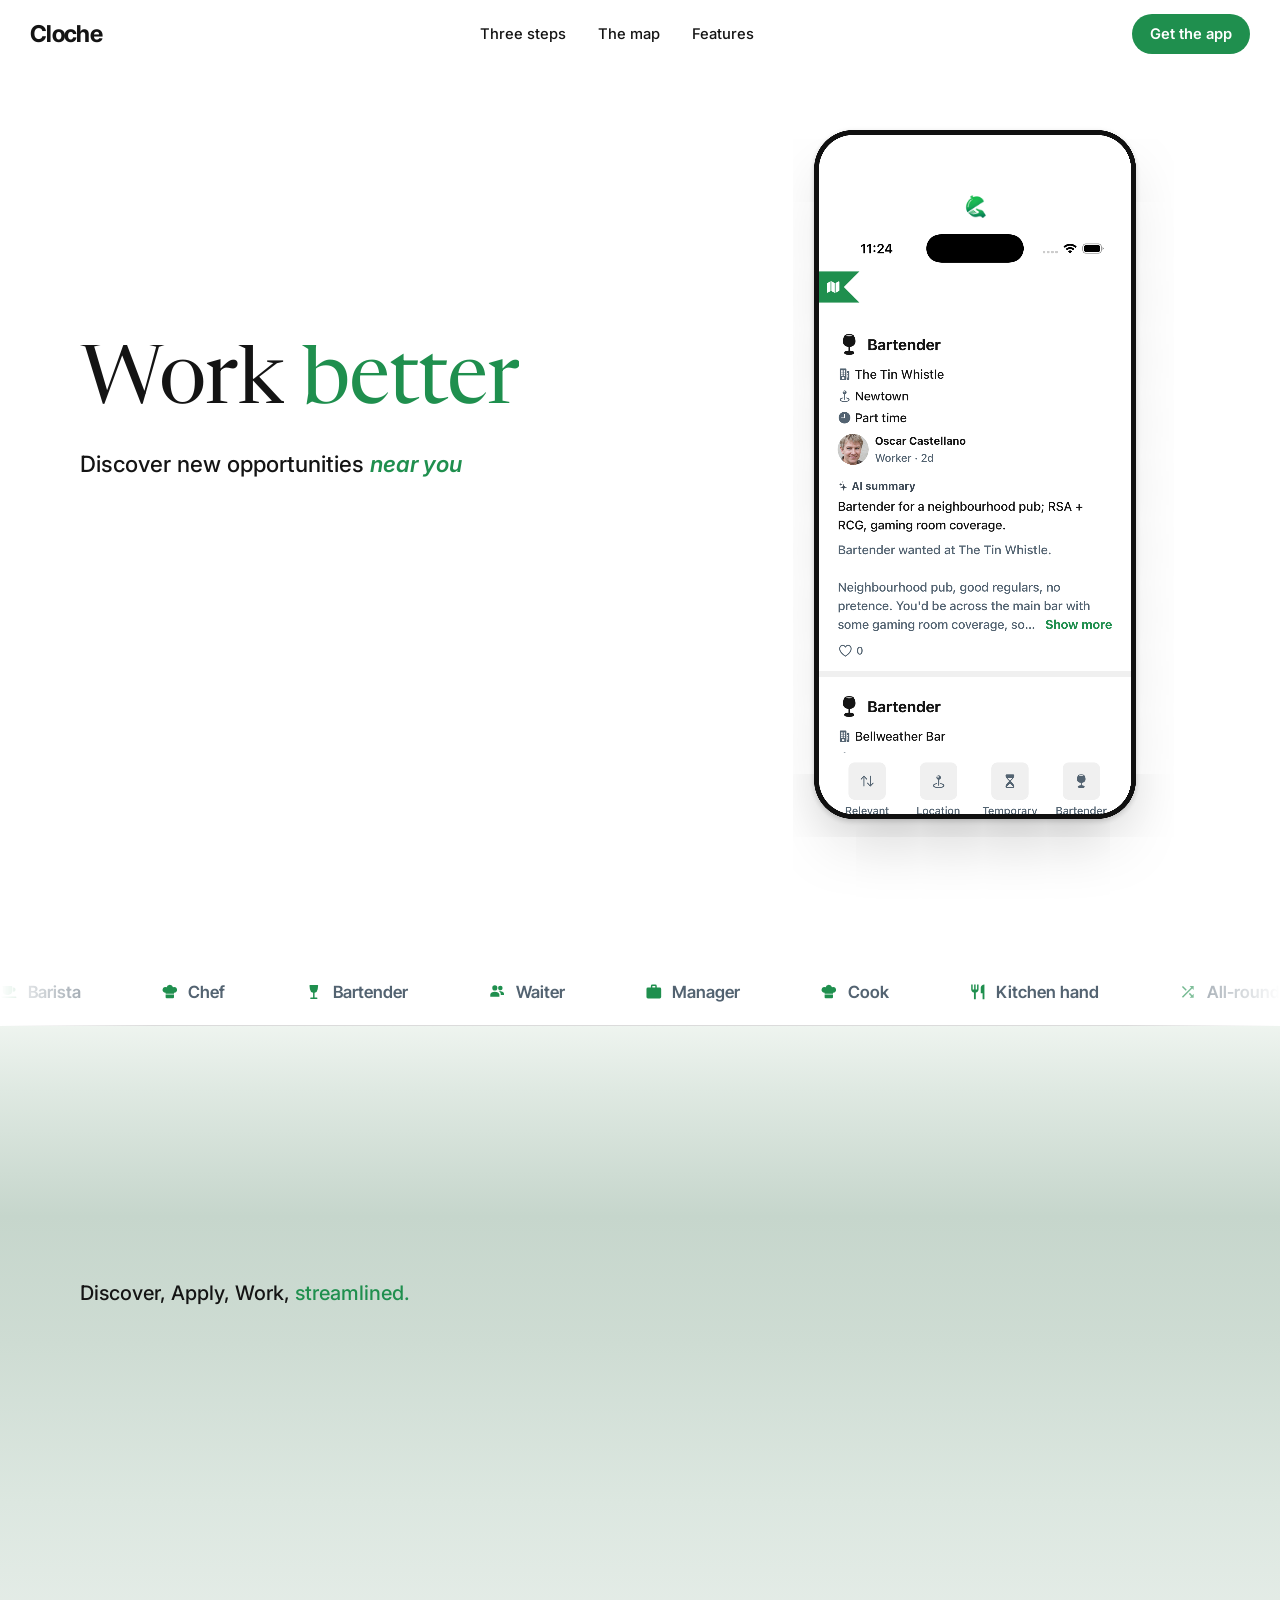
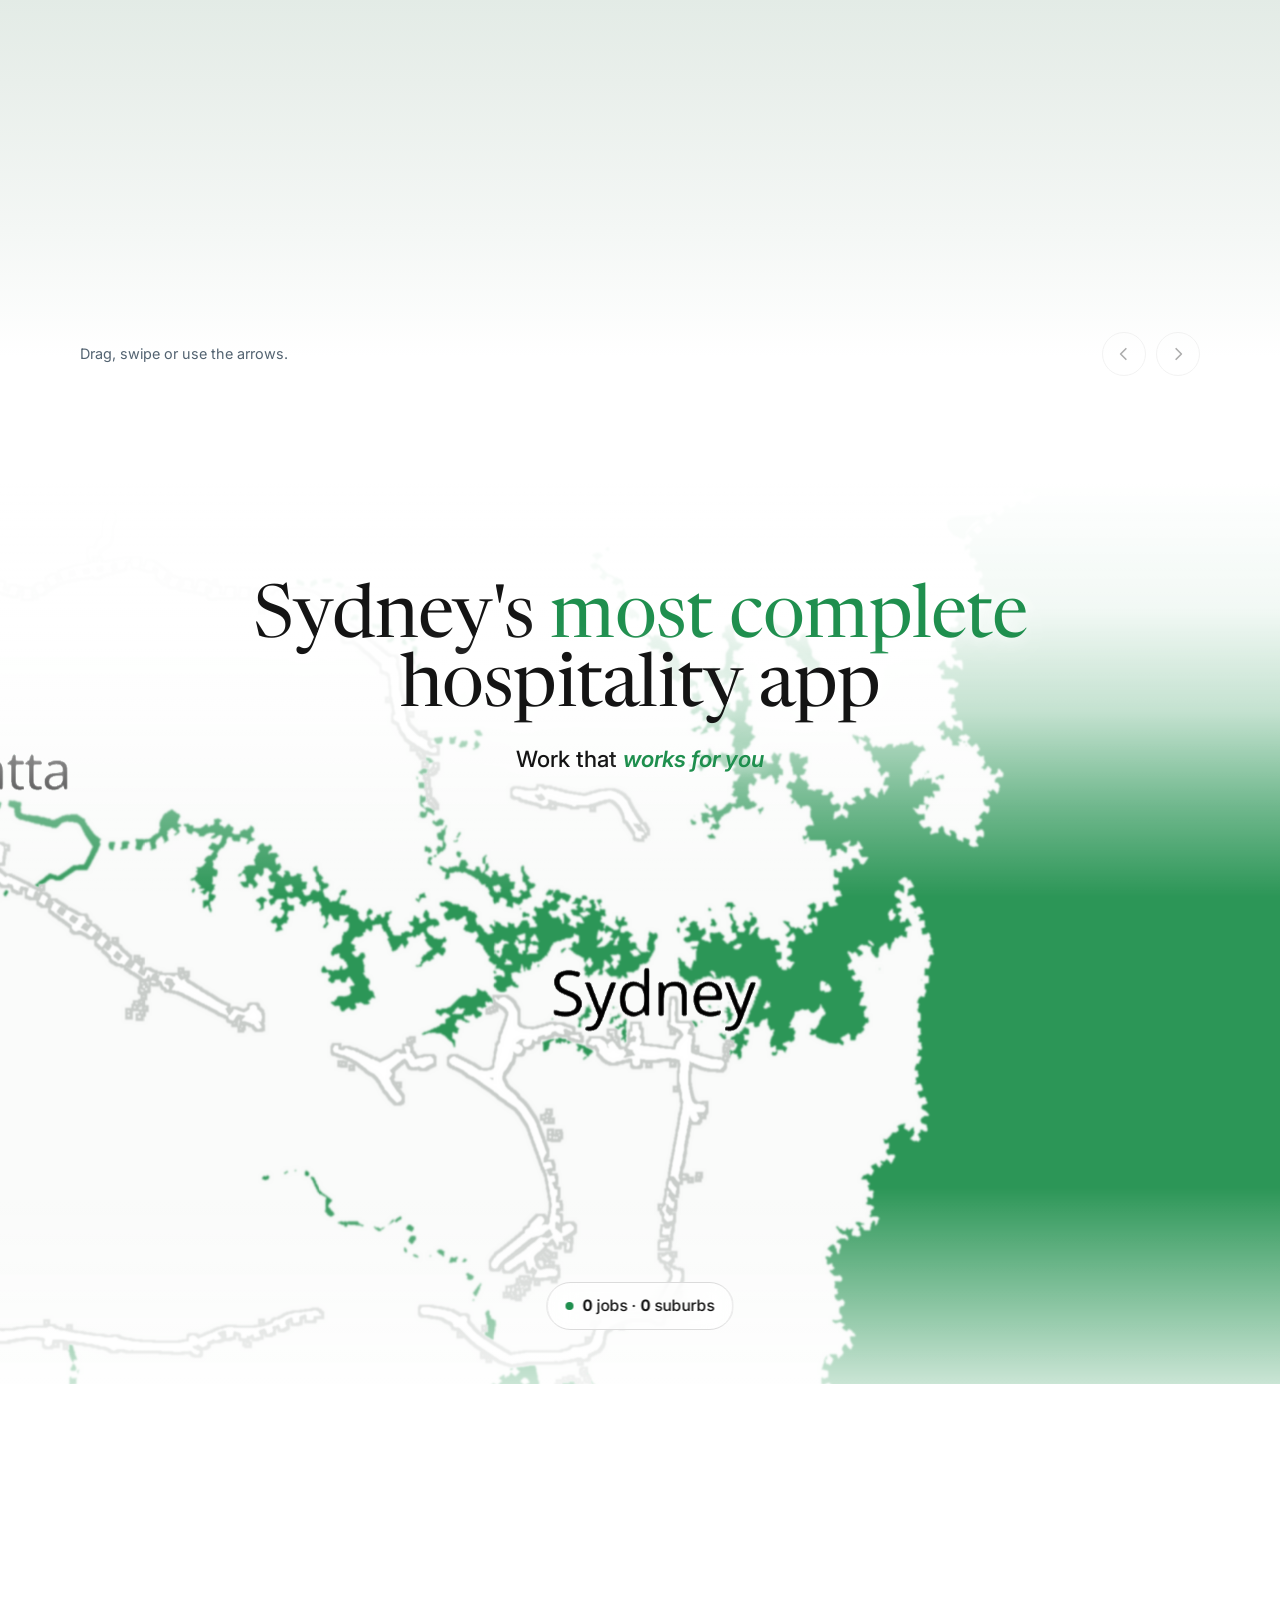
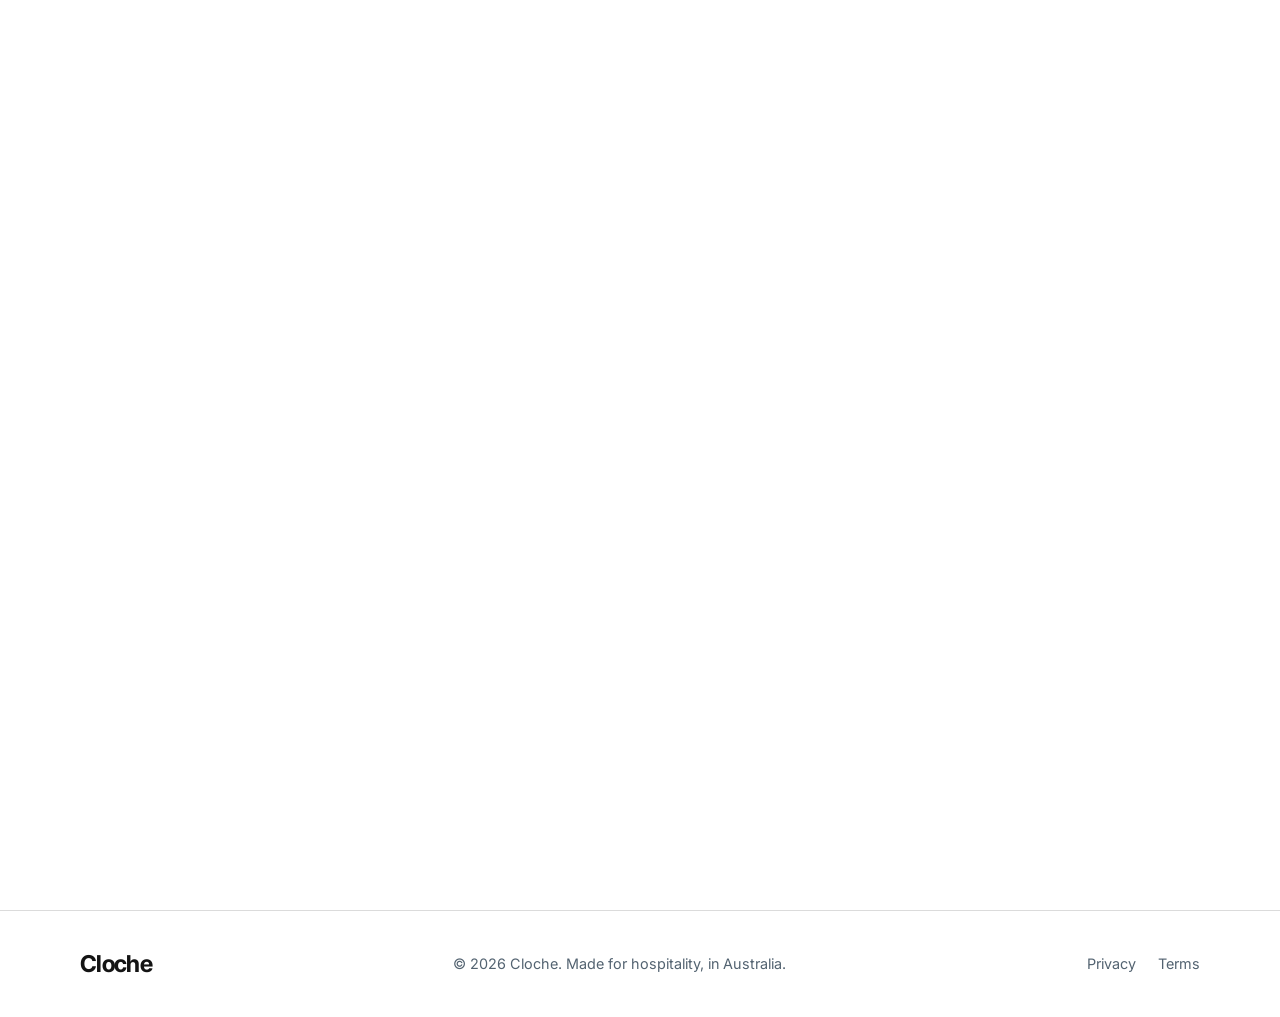
<file: index.html>
<!DOCTYPE html>
<html lang="en-AU">
<head>
  <meta charset="UTF-8">
  <meta name="viewport" content="width=device-width, initial-scale=1.0">

  <!-- First request off the parser, ahead of the fonts, the stylesheet and
       every screenshot: the loader's own artwork. Nothing on the page is
       visible before the overlay clears, so nothing else deserves the
       bandwidth first — and until this lands the overlay is a blank screen.
       The type hint keeps a browser without WebP from fetching a file it
       cannot decode; those fall through to the PNG named in the CSS below. -->
  <link rel="preload" as="image" href="assets/cloche-refresh-sheet.webp" type="image/webp" fetchpriority="high">

  <title>Cloche — Every shift, covered.</title>
  <meta name="description" content="Cloche is the app where Australian hospitality venues and workers find each other directly. Every shift, covered.">

  <!-- .is-loading arms the preloader (scroll lock, held reveals); it is only
       ever added from JS, so a no-JS visit never sees a locked page. -->
  <script>
    (function () {
      document.documentElement.classList.add('js', 'is-loading');

      /* The preloader owns the first screen, so the page must start at the top
         to hand over to the hero. Browsers otherwise restore the scroll offset
         from the last visit on a reload or a back-navigation, and because the
         loader locks scrolling while it plays, the reader is put down mid-hero
         with the headline already above the fold and no scroll to recover it.
         Manual restoration plus an explicit reset is the only reliable fix —
         iOS Safari applies its restore after this script runs, so the reset is
         repeated once more when the page fires load. */
      if ('scrollRestoration' in history) history.scrollRestoration = 'manual';
      addEventListener('load', function () { scrollTo(0, 0); });
    })();
  </script>

  <!-- Preloader critical CSS, inlined so the overlay owns the very first
       paint. Both stylesheets below load async on purpose: the overlay is
       already covering the page, so nothing is allowed to block it — and it
       hides any momentarily unstyled content underneath. -->
  <style>
    html.is-loading { overflow: hidden; }
    #loader {
      position: fixed; inset: 0; z-index: 200;
      display: grid; place-items: center;
      /* Failsafe: if JS never gets to run, clear the overlay anyway.
         JS cancels this the moment it takes over the dismissal. */
      animation: loader-out 0.6s ease 3.1s forwards;
    }
    @keyframes loader-out { to { opacity: 0; visibility: hidden; } }
    /* The backdrop is a pseudo-element so it can fade away on its own while
       the mark keeps riding into the phone (opacity-only, no bg repaints). */
    #loader::before {
      content: ""; position: absolute; inset: 0;
      background: #FFFFFF;
      transition: opacity 0.2s ease; /* 0.3s / 1.5 */
    }
    #loader.is-clearing { pointer-events: none; }
    #loader.is-clearing::before { opacity: 0; }
    /* Two elements, two jobs. The outer one rides into the phone and must
       track the indicator point exactly; the inner one retracts and fades on
       its own clock. Composing them as parent/child keeps each transform pure
       — folding both into one meant the retract dragged the mark off the point
       it was supposed to be pinned to. */
    /* The mark's share of the viewport is what sets the zoom: the phone lands
       full-bleed when the mark is ~8.96vw, because that is the indicator's
       share of the screen. A fixed 112px is 8.75vw on a desktop but 28vw on a
       phone, which would blow the phone up to three times the screen. Scale it
       with the viewport, floored so it never gets too small to read.
       Native cell is 144px — never scale much past it or it softens. */
    .loader-mark {
      position: relative;
      width: clamp(44px, 9vw, 112px);
      height: clamp(44px, 9vw, 112px);
    }
    .loader-mark-art {
      display: block;
      width: 100%; height: 100%;
      /* 6x6 sheet at 600%: each 20% step of background-position is one cell */
      /* PNG first as the standalone fallback: a browser with no image-set()
         (or no type() inside it) drops the second declaration whole and keeps
         this one. Everything current takes the WebP — 118 KB against 395 KB,
         on the one asset the whole first paint waits for. */
      background: url("assets/cloche-refresh-sheet.png") 0% 0% / 600% 600% no-repeat;
      background-image: image-set(
        url("assets/cloche-refresh-sheet.webp") type("image/webp"),
        url("assets/cloche-refresh-sheet.png") type("image/png"));
    }
  </style>
  <noscript><style>#loader { display: none; }</style></noscript>

  <link rel="preconnect" href="https://fonts.googleapis.com">
  <link rel="preconnect" href="https://fonts.gstatic.com" crossorigin>
  <link href="https://fonts.googleapis.com/css2?family=Inter:ital,wght@0,400;0,500;0,600;1,600&family=Inter+Tight:wght@600;700&family=Newsreader:opsz@6..72&display=swap" rel="stylesheet" media="print" onload="this.media='all'; this.onload=null;">

  <!-- The loader's artwork is preloaded at the top of <head>, ahead of these -->
  <link rel="stylesheet" href="styles.css" media="print" onload="this.media='all'; this.onload=null;">
  <noscript>
    <link href="https://fonts.googleapis.com/css2?family=Inter:ital,wght@0,400;0,500;0,600;1,600&family=Inter+Tight:wght@600;700&family=Newsreader:opsz@6..72&display=swap" rel="stylesheet">
    <link rel="stylesheet" href="styles.css">
  </noscript>
</head>
<body>

  <!-- ============ PRELOADER ============
       The page opens the way the app does: a pull-to-refresh. The cloche mark
       animates alone on an empty screen, then resolves as the hero phone
       arrives showing a feed that has just refreshed. -->
  <div id="loader" role="status" aria-busy="true" aria-label="Cloche is loading">
    <div class="loader-mark" id="loader-mark" aria-hidden="true">
      <span class="loader-mark-art" id="loader-mark-art"></span>
    </div>
  </div>

  <!-- Inline (not in script.js) so the mark starts moving on the first frame,
       before any external file has landed. -->
  <script>
    (function () {
      var docEl = document.documentElement;
      var loader = document.getElementById('loader');
      var mark = document.getElementById('loader-mark');
      var art = document.getElementById('loader-mark-art');
      var reduceMotion = matchMedia('(prefers-reduced-motion: reduce)').matches;

      /* The whole sequence runs at 1.5x the app's tempo — every duration here
         and in the choreography below is its 1x value over 1.5. PASS is the
         app's 900ms pull-indicator pass; the rest follow the same divisor.
         Change the divisor and the whole sequence rescales in step. */
      var FRAMES = 36, COLS = 6, PASS = 600; // 900 / 1.5 (pull-indicator.tsx)
      /* HOLD is the minimum time the mark ping-pongs before it is allowed to
         resolve into the open hand and hand the screen to the hero — the beat
         the visitor actually watches, so it is set outright rather than
         derived from the divisor above. Leave it alone if the tempo changes.
         CAP is a network failsafe, not choreography, and likewise does not
         scale: it only ever fires when the page is still not ready, and it
         must stay above HOLD or it would cut the hold short. */
      var HOLD = 2000, CAP = 3000;
      var EASE = 'cubic-bezier(0.22, 1, 0.36, 1)';
      var VEIL = 200; // must match #loader::before's opacity transition

      var t0 = performance.now();
      var raf = 0;
      var playhead = 0; // eased 0..1, kept so the resolve can scrub back from wherever we are

      function easeInOutQuad(p) { return p < 0.5 ? 2 * p * p : 1 - Math.pow(-2 * p + 2, 2) / 2; }
      function setPlayhead(p) {
        playhead = p;
        var i = Math.round(p * (FRAMES - 1));
        art.style.backgroundPosition = ((i % COLS) * 20) + '% ' + (((i / COLS) | 0) * 20) + '%';
      }

      /* Ping-pong, never restart: the two ends of the clip look nothing alike,
         so a non-reversing loop snaps. CSS steps() can't cleanly ping-pong a
         2-D sheet (alternate reverses the column and row animations on
         different periods and scrambles the frame order), hence a JS playhead. */
      function tick(now) {
        var cycle = ((now - t0) / PASS) % 2;
        setPlayhead(easeInOutQuad(cycle <= 1 ? cycle : 2 - cycle));
        raf = requestAnimationFrame(tick);
      }
      // Reduced motion gets the resolved frame outright — the same open state
      // everyone else lands on, just without the scrub to get there.
      if (!reduceMotion) raf = requestAnimationFrame(tick);
      else setPlayhead(1);

      var ready = document.readyState === 'complete';
      if (!ready) addEventListener('load', function () { ready = true; maybeDismiss(false); });

      var done = false;
      function maybeDismiss(force) {
        if (done) return;
        if (!force && !(ready && performance.now() - t0 >= HOLD)) return;
        done = true;
        cancelAnimationFrame(raf);
        loader.style.animation = 'none'; // JS owns the dismissal from here
        loader.setAttribute('aria-busy', 'false');
        try { dismiss(force); } catch (e) { finish(); }
      }
      setTimeout(function () { maybeDismiss(false); }, HOLD + 30);
      setTimeout(function () { maybeDismiss(true); }, CAP);

      /* Final state, every path: overlay out of the DOM (not just invisible),
         scroll unlocked, reveals released. */
      function finish() {
        if (loader.parentNode) loader.parentNode.removeChild(loader);
        docEl.classList.remove('is-loading', 'is-arriving');
      }

      function fadeOut() {
        docEl.classList.remove('is-loading', 'is-arriving');
        loader.style.transition = 'opacity 0.3s ease';
        loader.style.opacity = '0';
        setTimeout(finish, 320);
      }

      /* A completed refresh resolves *open*: the dome lifts off the plate into
         the waiting hand (frame 35) — the refresh delivered something, so it
         must never settle back onto the closed dome.

         The clip is already heading there twice a cycle, so the cheapest way
         to land on it is to not interfere at all: keep the ping-pong running,
         untouched and at its own rate, until it next arrives fully open, and
         hand over on that exact frame. Nothing is scrubbed, retimed or
         reversed, so there is no seam between "loading" and "resolving" — the
         animation simply finishes a pass and the phone takes over.

         The playhead is a pure function of t0, so this picks up mid-stride
         from wherever tick() left off. Opens land at u = 1, 3, 5 ... passes;
         solving for the next one keeps the handover exact rather than polling
         for p to cross 1 (which a long frame can step straight over). */
      function playToOpen(onLead, then) {
        var u = (performance.now() - t0) / PASS;
        var uEnd = 1 + 2 * Math.ceil((u - 1) / 2);
        if (uEnd - u < 0.01) uEnd += 2; // sitting on a peak: take the next one
        var end = t0 + uEnd * PASS;
        var led = false;
        (function step(now) {
          // One veil's width from the end, so the reveal has finished by the
          // time the clip does. See the note in dismiss().
          if (!led && now >= end - VEIL) { led = true; onLead(); }
          if (now >= end) { setPlayhead(1); then(); return; }
          var cycle = ((now - t0) / PASS) % 2;
          setPlayhead(easeInOutQuad(cycle <= 1 ? cycle : 2 - cycle));
          requestAnimationFrame(step);
        })(performance.now());
      }

      /* The forced path only: the cap has fired, the page is still not ready,
         and waiting out a whole extra pass for the sake of the animation would
         be exactly the hostage-taking the cap exists to prevent. Run to the
         open frame directly — but at the clip's own rate, never faster, so it
         still plays rather than skipping. */
      function resolveToRest(duration, then) {
        var from = playhead;
        if (from > 0.98) { setPlayhead(1); then(); return; }
        var start = performance.now();
        (function step(now) {
          var t = Math.min(1, (now - start) / duration);
          setPlayhead(from + (1 - from) * (1 - (1 - t) * (1 - t)));
          if (t < 1) requestAnimationFrame(step); else then();
        })(start);
      }

      function dismiss(force) {
        // Reduced motion: single static frame, no zoom, out at the hold.
        if (reduceMotion) { fadeOut(); return; }
        // The feed takes its pulled-down pose before anything is visible.
        docEl.classList.add('is-arriving');
        var g = pose();

        /* The veil must be GONE before the phone starts moving, not fading
           over the top of it. EASE is heavily front-loaded — roughly 85% of
           the pull-back's travel is spent in its first 200ms — so a reveal
           running concurrently hides almost the entire zoom and the phone
           just appears, already home. Start the fade a veil's width early
           and the phone is in the clear the moment it sets off; the clip
           still ends exactly when the phone starts. */
        function unveil() { loader.classList.add('is-clearing'); }
        function handover() { if (g) pullBack(g); else fadeOut(); }

        /* Normally let the clip finish a pass on its own; only a capped-out
           dismissal cuts in, and even then at the clip's own rate. */
        if (force) {
          unveil();
          resolveToRest((1 - playhead) * PASS, handover);
          return;
        }
        if (!g) { playToOpen(function () {}, fadeOut); return; }
        /* The loading animation ends exactly as the phone transition begins:
           the mark reaches fully open on the last frame of the clip, and that
           same frame sets the phone off. The veil has already lifted by then,
           so the whole pull-back is on screen. */
        playToOpen(unveil, handover);
      }

      /* Measure the hero and put the phone, full size, exactly where it
         would be if this refresh were really happening on it. The transform
         is anchored on the indicator point, not the device centre — anchor
         it anywhere else and the cloche drifts. Indicator geometry measured
         off the recording: x 50%, y 10.51% of the screen box, 8.96% of the
         screen width. */
      function pose() {
        var device = document.querySelector('.hero-device .device');
        var screen = device && device.querySelector('.device-screen');
        if (!screen) return null;
        var d = device.getBoundingClientRect();
        var s = screen.getBoundingClientRect();
        var px = s.left - d.left + s.width * 0.50;
        var py = s.top - d.top + s.height * 0.1051;
        // If the page restored scrolled and the hero is nowhere near the
        // viewport, a cross-screen zoom would be absurd — just fade.
        if (d.top + py < -innerHeight * 0.5 || d.top + py > innerHeight * 1.5) return null;
        var scale = mark.offsetWidth / (s.width * 0.0896);
        /* Measure where the mark actually is rather than assuming the middle of
           the viewport. The mark is centred inside a position: fixed overlay
           while the phone is centred in the document's content box, and those
           two are not the same axis the moment anything reserves a scrollbar
           gutter — which silently put the mark half a scrollbar off the
           indicator. Measuring keeps them welded whatever the layout does. */
        var m = mark.getBoundingClientRect();
        var tx = (d.left + px) - (m.left + m.width / 2);
        var ty = (d.top + py) - (m.top + m.height / 2);
        device.style.transformOrigin = px + 'px ' + py + 'px';
        device.style.transform = 'translate(' + -tx + 'px, ' + -ty + 'px) scale(' + scale + ')';
        return { device: device, tx: tx, ty: ty, k: 1 / scale };
      }

      function pullBack(g) {
        /* Promote both layers before the transforms start. Without the hint
           the phone's screenshot gets re-rasterised as the scale changes and
           again when the transform is finally dropped — which reads as the
           image tightening up right where the motion ends. */
        g.device.style.willChange = 'transform';
        mark.style.willChange = 'transform';

        g.device.style.transition = 'transform 0.73s ' + EASE;
        g.device.style.transform = 'translate(0px, 0px) scale(1)';

        /* Identical duration and curve to the device, and nothing in the
           transform but the ride itself. The device is anchored on the
           indicator point, so that point simply translates by (tx, ty) — match
           it exactly and the mark is welded to the phone for the whole trip.
           Any extra offset folded in here shows up as drift. */
        mark.style.transition = 'transform 0.73s ' + EASE;
        mark.style.transform = 'translate(' + g.tx + 'px, ' + g.ty + 'px) scale(' + g.k + ')';

        /* The refresh resolves once the phone is home, not during the flight —
           so the mark rides the whole way in, fully formed.

           600ms, not the 0.73s transitionend: this ease-out has a long tail
           that moves the phone by well under a pixel over its last stretch, so
           it reads as landed while the transition is still formally running.
           Waiting for the event puts a visible dead pause before the refresh. */
        setTimeout(function () { land(g); }, 600);

        /* Hand the phone back to plain CSS the moment the transition really
           ends, rather than on a later timer. Holding an inline transform (and
           its compositing layer) for another second means the demotion — and
           the re-raster that comes with it — happens well after the phone has
           stopped, which reads as a snap out of nowhere at the end.

           Guarded on target and property: child transitions (the feed
           settling, the screenshot crossfade) bubble up through this node. */
        var settled = false;
        function atRest(e) {
          if (settled) return;
          if (e && (e.target !== g.device || e.propertyName !== 'transform')) return;
          settled = true;
          g.device.removeEventListener('transitionend', atRest);
          g.device.style.transition = '';
          g.device.style.transform = '';
          g.device.style.transformOrigin = '';
          g.device.style.willChange = '';
          /* Next frame, so the reveal's blur and transform work never shares a
             frame with the phone's layer being re-rasterised. */
          requestAnimationFrame(function () { docEl.classList.remove('is-loading'); });
        }
        g.device.addEventListener('transitionend', atRest);
        setTimeout(atRest, 870); // fallback if the event never arrives
      }

      /* Phone home and still. Now the refresh finishes on it: the mark
         retracts up and out, and the feed settles into place behind it, which
         is how a real pull-to-refresh ends. */
      function land(g) {
        art.style.transition = 'transform 0.23s ' + EASE + ', opacity 0.17s ease';
        // Percentage, so the retract stays a third of the mark at any size
        art.style.transform = 'translateY(-32%)';
        art.style.opacity = '0';

        /* The Dynamic Island is baked into the screenshot instead of being a
           fixed OS layer like it is on the phone, so it travels up with the
           feed and would sweep straight across the mark. Let the mark clear
           first — 147ms, by which point it is essentially invisible. */
        setTimeout(function () {
          docEl.classList.remove('is-arriving');
          setTimeout(finish, 347);
        }, 147);
      }
    })();
  </script>

  <!-- ============ NAV ============ -->
  <header class="nav" id="nav">
    <div class="nav-inner">
      <a class="wordmark" href="#top" aria-label="Cloche — back to top">Cloche</a>

      <nav class="nav-pill" aria-label="Site">
        <a href="#gallery">Three steps</a>
        <a href="#map">The map</a>
        <a href="#features">Features</a>
      </nav>

      <div class="nav-actions">
        <a class="btn btn-primary btn-sm magnetic" href="#get">Get the app</a>
      </div>
    </div>
  </header>

  <!-- ============ SIDE TOGGLE ============
       Sits under the hero phone, sticks to the nav when the page scrolls up
       to it, and stays there. A sticky rail rather than scroll-driven
       positioning, so the browser owns the motion and it never stutters.
       script.js only measures where the rail starts and how far it sits from
       the middle of the bar. -->
  <div class="tabs-rail" id="tabs-rail">
    <!-- Crosses the nav line exactly when the toggle reaches it -->
    <div class="rail-sentinel" id="rail-sentinel" aria-hidden="true"></div>
    <div class="tabs hero-tabs" id="hero-tabs" role="tablist" aria-label="Choose a side">
      <button class="tab is-active" id="tab-work" role="tab" aria-selected="true" aria-controls="hero-screen-work" type="button" aria-label="I'm looking for work">Work</button>
      <button class="tab" id="tab-hire" role="tab" aria-selected="false" aria-controls="hero-screen-hire" type="button" aria-label="I'm hiring">Hire</button>
    </div>
  </div>

  <main id="top">

    <!-- ============ HERO ============
         The stage is what the light fills: the hero AND the roles marquee
         under it. The canvas sits on the pair rather than inside the hero, so
         the radiance carries on past the toggle and the roles ride on it
         instead of on a black band of their own. Everything about the wash is
         measured off the canvas's own box, so widening its reach is this
         wrapper and nothing else. -->
    <div class="hero-stage">
    <!-- Ambient light wash (script.js paints it; the canvas's own CSS
         gradient is the no-JS / no-canvas fallback) -->
    <canvas id="hero-ambient" class="hero-ambient" aria-hidden="true"></canvas>

    <section class="hero" aria-labelledby="hero-heading">
      <div class="hero-inner">
        <div class="hero-copy">
          <!-- The headline is the third thing the side toggle drives, after the
               screenshot and the refresh beat. Work is the default side, so the
               static markup carries its copy for no-JS and first paint.
               data-hl names the run of words the accent lands on; the side
               variants carry their own so the highlight travels with the copy. -->
          <h1 id="hero-heading" class="split-words" data-side-copy data-hl="better"
              data-work="Work better" data-work-hl="better"
              data-hire="Hire smarter" data-hire-hl="smarter">Work <em class="hl">better</em></h1>
          <p class="hero-sub split-words" data-side-copy data-hl="near you"
             data-work="Discover new opportunities near you" data-work-hl="near you"
             data-hire="Find suitable candidates instantly" data-hire-hl="instantly">Discover new opportunities <em class="hl">near you</em></p>
          <p class="hero-detail" data-reveal style="--d: 0.1s;">Cloche puts bars, cafes and restaurants in direct contact with the people who staff them. No recruiter in the middle. Post a shift, find a shift, sorted.</p>
          <div class="hero-ctas" data-reveal style="--d: 0.2s;">
            <a class="btn btn-store magnetic" href="#get">
              <svg viewBox="0 0 24 24" fill="currentColor" aria-hidden="true"><path d="M17.05 20.28c-.98.95-2.05.8-3.08.35-1.09-.46-2.09-.48-3.24 0-1.44.62-2.2.44-3.06-.35C2.79 15.25 3.51 7.59 9.05 7.31c1.35.07 2.29.74 3.08.8 1.18-.24 2.31-.93 3.57-.84 1.51.12 2.65.72 3.4 1.8-3.12 1.87-2.38 5.98.48 7.13-.57 1.5-1.31 2.99-2.53 4.08ZM12.03 7.25c-.15-2.23 1.66-4.07 3.74-4.25.29 2.58-2.34 4.5-3.74 4.25Z"/></svg>
              <span><small>Download on the</small>App Store</span>
            </a>
            <a class="btn btn-store magnetic" href="#get">
              <svg viewBox="0 0 24 24" fill="currentColor" aria-hidden="true"><path d="M4 3.5v17c0 .35.37.57.67.4l1.2-.68 9.05-8.22L5.87 3.78l-1.2-.68a.46.46 0 0 0-.67.4Zm12.6 6.23L7.4 4.5l7.9 7.17 1.3-1.18 2.8 1.6c.8.45.8 1.37 0 1.82l-2.8 1.6-1.3-1.18-7.9 7.17 9.2-5.23 3.32-1.9c.53-.3.53-.94 0-1.24l-3.32-1.9Z"/></svg>
              <span><small>Get it on</small>Google Play</span>
            </a>
          </div>
        </div>

        <!-- The phone the preloader zooms out into. Not [data-reveal]: its
             entrance is choreographed by the loader, not the observer. -->
        <div class="hero-device">
          <div class="device-glow" aria-hidden="true"></div>
          <div class="device">
            <div class="device-screen swap-screen">
              <!-- The only eager image on the page. No fetchpriority: it sits
                   behind the overlay until the loader hands over, so it must
                   not outrank the loader's own art. -->
              <img class="swap-img is-active" role="tabpanel" id="hero-screen-work" aria-labelledby="tab-work"
                   src="assets/01-feed.png" width="1206" height="2622"
                   alt="Worker feed: a bartender job at The Tin Whistle in Newtown, with an AI summary line above the full ad and filter chips below.">
              <img class="swap-img" role="tabpanel" id="hero-screen-hire" aria-labelledby="tab-hire"
                   src="assets/10-venue-feed.png" width="1206" height="2622" loading="lazy"
                   alt="Venue feed: workers posting their availability, each with an AI summary of their post.">
              <!-- The in-phone refresh beat that plays when the side flips -->
              <div class="screen-cloche" id="screen-cloche" aria-hidden="true"></div>
            </div>
          </div>
          <!-- The toggle itself lives in #tabs-rail (below the nav): it starts
               here, sticks to the bar and stays. This holds its place. -->
          <div class="hero-tabs-slot" id="hero-tabs-slot" aria-hidden="true"></div>
        </div>
      </div>
    </section>

    <!-- ============ ROLE MARQUEE ============
         Eight roles, each behind the mark the app puts on its feed filter chips
         (ROLE_ICON in the app's posts.ts): the cup, the glass, the pair, the
         cutlery, the case, the shuffle. Cook shares the chef's mark because the
         app's role_category buckets them together — the marquee shows the app's
         taxonomy, not a second one invented here, so a role reads the same on
         the site as it does in the feed.

         The one departure is the chef's mark itself: the app draws that bucket
         as a flame, which on a strip of job titles reads as heat rather than as
         a kitchen. The toque says the same thing without the ambiguity.

         Chef and Cook are set four apart — the furthest two of eight can be on
         a loop — so the toque they share is never on screen twice at once. Any
         role added or removed here should keep that spacing. -->
    <section class="marquee" aria-label="Roles on Cloche">
      <!-- The group is cloned once in JS (aria-hidden) for a seamless -50% loop -->
      <div class="marquee-track" id="marquee-track">
        <div class="marquee-group">
          <span class="role">
            <svg class="role-icon" viewBox="0 0 24 24" fill="currentColor" aria-hidden="true"><path d="M3.6 4h12.1a.9.9 0 0 1 .9.9v5.7a5.6 5.6 0 0 1-5.6 5.6H9.2a5.6 5.6 0 0 1-5.6-5.6V4.9A.9.9 0 0 1 3.6 4Zm13.9 2.2h.8a2.9 2.9 0 0 1 0 5.8h-.8Zm-15 12.1h18.9a1 1 0 0 1 0 2H2.5a1 1 0 0 1 0-2Z"/></svg>
            <span>Barista</span></span>
          <span class="role">
            <svg class="role-icon" viewBox="0 0 24 24" fill="currentColor" aria-hidden="true"><path d="M12 2.4a4.4 4.4 0 0 1 4.3 3.5 3.9 3.9 0 1 1 1.4 7.4v1.3H6.3v-1.3A3.9 3.9 0 1 1 7.7 5.9 4.4 4.4 0 0 1 12 2.4ZM6.3 15.8h11.4v3.5a1.4 1.4 0 0 1-1.4 1.4H7.7a1.4 1.4 0 0 1-1.4-1.4Z"/></svg>
            <span>Chef</span></span>
          <span class="role">
            <svg class="role-icon" viewBox="0 0 24 24" fill="currentColor" aria-hidden="true"><path d="M6.9 2.6h10.2a.8.8 0 0 1 .8.9l-.6 5.1a5.4 5.4 0 0 1-4.3 4.7v6.4h3a1 1 0 0 1 0 2H8a1 1 0 0 1 0-2h3v-6.4a5.4 5.4 0 0 1-4.3-4.7l-.6-5.1a.8.8 0 0 1 .8-.9Z"/></svg>
            <span>Bartender</span></span>
          <span class="role">
            <svg class="role-icon" viewBox="0 0 24 24" fill="currentColor" aria-hidden="true"><path d="M16.8 3.6a3.1 3.1 0 1 1 0 6.2 3.1 3.1 0 0 1 0-6.2Zm0 7.6c2.7 0 5 1.5 5 3.3v1.9h-4.5c.1-.4.1-.7.1-1.1 0-1.8-1-3.4-2.5-4.4.6-.1 1.2-.2 1.9-.2ZM9.3 3.2a3.5 3.5 0 1 1 0 7 3.5 3.5 0 0 1 0-7Zm0 8.6c3.2 0 6.2 1.7 6.2 3.8v3H3.1v-3c0-2.1 3-3.8 6.2-3.8Z"/></svg>
            <span>Waiter</span></span>
          <!-- The app's case, its fork-and-knife and its shuffle: manager,
               kitchen hand and the all-rounder who moves between stations. -->
          <span class="role">
            <svg class="role-icon" viewBox="0 0 24 24" fill="currentColor" aria-hidden="true"><path d="M20 6h-4V4a2 2 0 0 0-2-2h-4a2 2 0 0 0-2 2v2H4a2 2 0 0 0-2 2v11a2 2 0 0 0 2 2h16a2 2 0 0 0 2-2V8a2 2 0 0 0-2-2Zm-6 0h-4V4h4v2Z"/></svg>
            <span>Manager</span></span>
          <span class="role">
            <svg class="role-icon" viewBox="0 0 24 24" fill="currentColor" aria-hidden="true"><path d="M12 2.4a4.4 4.4 0 0 1 4.3 3.5 3.9 3.9 0 1 1 1.4 7.4v1.3H6.3v-1.3A3.9 3.9 0 1 1 7.7 5.9 4.4 4.4 0 0 1 12 2.4ZM6.3 15.8h11.4v3.5a1.4 1.4 0 0 1-1.4 1.4H7.7a1.4 1.4 0 0 1-1.4-1.4Z"/></svg>
            <span>Cook</span></span>
          <span class="role">
            <svg class="role-icon" viewBox="0 0 24 24" fill="currentColor" aria-hidden="true"><path d="M11 9H9V2H7v7H5V2H3v7c0 2.12 1.66 3.84 3.75 3.97V22h2.5v-9.03C11.34 12.84 13 11.12 13 9V2h-2v7Zm5-3v8h2.5v8H21V2c-2.76 0-5 2.24-5 4Z"/></svg>
            <span>Kitchen hand</span></span>
          <span class="role">
            <svg class="role-icon" viewBox="0 0 24 24" fill="currentColor" aria-hidden="true"><path d="M10.59 9.17 5.41 4 4 5.41l5.17 5.17 1.42-1.41ZM14.5 4l2.04 2.04L4 18.59 5.41 20 17.96 7.46 20 9.5V4h-5.5Zm.33 9.41-1.41 1.41 3.13 3.13L14.5 20H20v-5.5l-2.04 2.04-3.13-3.13Z"/></svg>
            <span>All-rounder</span></span>
        </div>
      </div>
    </section>
    </div><!-- /.hero-stage -->

    <!-- ============ SCROLL GALLERY ============
         A horizontal rail of screens: drag, swipe, arrow keys or the two
         buttons. The rail is the scroll container itself (no transform
         carousel), so native snapping, momentum and focus-scrolling all come
         for free and it still works with JS off. -->
    <section class="gallery section" id="gallery" aria-labelledby="gallery-heading">
      <div class="container">
        <h2 id="gallery-heading" data-reveal>Three steps.</h2>
        <!-- Fourth thing the side toggle drives, after the hero headline, the
             screenshot and the refresh beat. Work is the default side, so the
             static markup carries its copy for no-JS and first paint. -->
        <p class="gallery-lede split-words" data-side-copy data-hl="streamlined."
           data-work="Discover, Apply, Work, streamlined." data-work-hl="streamlined."
           data-hire="End to end hiring, made simple." data-hire-hl="made simple.">Discover, Apply, Work, <em class="hl">streamlined.</em></p>
      </div>

      <div class="gallery-viewport" id="gallery-viewport" tabindex="0" role="group"
           aria-labelledby="gallery-heading" aria-describedby="gallery-hint" data-reveal>
        <ul class="gallery-track">
          <li class="gallery-card" data-side="hire">
            <div class="gallery-shot">
              <div class="gallery-phone">
                <div class="device-screen">
                  <img src="assets/step-1-post.png" width="1206" height="2622" fetchpriority="low"
                       alt="The Make a hire composer: Waiter / FOH picked as the job type, set to casual, work rights required, with the front-of-house role description written out.">
                </div>
              </div>
            </div>
            <p class="gallery-caption"><b>1. Post the role.</b> Set the job type, the hours, the shift type and any visa or certificate requirements, then describe the role. Written once, and it's in front of the workers nearby.</p>
          </li>

          <li class="gallery-card" data-side="hire">
            <div class="gallery-shot">
              <div class="gallery-phone">
                <div class="device-screen">
                  <img src="assets/step-2-applicants.png" width="1206" height="2622" fetchpriority="low"
                       alt="The applicants sheet over the Hires screen: 5 applicants for the role, with Tahlia Brooks and Jack Nguyen each showing their experience, a note about themselves, an attached resume, a verified RSA and a Send message button.">
                </div>
              </div>
            </div>
            <p class="gallery-caption"><b>2. See your applicants:</b> Everyone who applied in one place, with their experience, the note they wrote you, and their resume and verified certificates already attached.</p>
          </li>

          <li class="gallery-card" data-side="hire">
            <div class="gallery-shot">
              <div class="gallery-phone">
                <div class="device-screen">
                  <img src="assets/step-3-message.png" width="1206" height="2622" fetchpriority="low"
                       alt="A conversation with applicant Tahlia Brooks: her application for Front of House at The Copper Still in Newtown sits at the top of the thread with her resume and RSA attached, followed by a reply asking her in for a trial shift this week.">
                </div>
              </div>
            </div>
            <p class="gallery-caption"><b>3. Message them directly:</b> Reply to anyone in the same thread their application arrived in, and offer a trial shift there. No agency in between.</p>
          </li>

          <li class="gallery-card" data-side="work" hidden>
            <div class="gallery-shot is-bleed">
              <div class="gallery-phone">
                <!-- Two shots sharing one screen. Each is drawn at full screen width
                     inside a half-width window, so neither is squashed — the modifier
                     picks which half of each shot the window lands on: the map's busy
                     right side, and the feed's left side where the text starts. -->
                <div class="device-screen device-split">
                  <div class="split-half show-right">
                    <img src="assets/work-step-1-map.png" width="1206" height="2622" fetchpriority="low"
                         alt="The same jobs on a map of Sydney — 374 jobs across 67 suburbs as counted pins, clustered thickest over the inner city, with filters for Chef, Waiter / FOH and Barista.">
                  </div>
                  <div class="split-half show-left">
                    <img src="assets/work-step-1-feed.png" width="1206" height="2622" fetchpriority="low"
                         alt="The job feed: a part-time Cook role in Surry Hills and a Barista all-rounder in Castle Hill, each posted from Facebook with an AI summary of the hours, experience and start date.">
                  </div>
                </div>
              </div>
            </div>
            <p class="gallery-caption"><b>1. See what's open nearby.</b> Every hospitality job around you. Browse by feed or map, filter to your needs. Each job summarised with key information.</p>
          </li>

          <li class="gallery-card" data-side="work" hidden>
            <div class="gallery-shot">
              <div class="gallery-phone">
                <div class="device-screen is-sheet">
                  <img src="assets/work-step-2-apply.png" width="1206" height="2622" fetchpriority="low"
                       alt="Applying for Front of House at The Copper Still in Newtown: the resume and RSA certificate autofilled from Tahlia Brooks' profile, with a short message to the hirer above the Submit application button.">
                </div>
              </div>
            </div>
            <p class="gallery-caption"><b>2. Apply in one tap.</b> Your resume and certificates come straight from your profile, add a line about yourself and send it.</p>
          </li>

          <li class="gallery-card" data-side="work" hidden>
            <div class="gallery-shot">
              <div class="gallery-phone">
                <div class="device-screen">
                  <img src="assets/work-step-3-reply.png" width="1206" height="2622" fetchpriority="low"
                       alt="The thread with The Copper Still from the worker's side: the sent application with its resume and RSA at the top, the venue asking Tahlia in for a trial shift, and her reply offering Wednesday to Friday being typed.">
                </div>
              </div>
            </div>
            <p class="gallery-caption"><b>3. Hear back directly:</b> The venue or recruiter messages you if there's a fit, and you sort out the trial shift right there in the thread. No agency in between.</p>
          </li>
        </ul>
      </div>

      <div class="container gallery-foot">
        <p class="gallery-hint" id="gallery-hint">Drag, swipe or use the arrows.</p>
        <div class="gallery-nav">
          <button class="gallery-btn" id="gallery-prev" type="button" aria-label="Previous screen" aria-controls="gallery-viewport">
            <svg viewBox="0 0 24 24" fill="none" stroke="currentColor" stroke-width="2.2" stroke-linecap="round" stroke-linejoin="round" aria-hidden="true"><path d="m14.5 5-7 7 7 7"/></svg>
          </button>
          <button class="gallery-btn" id="gallery-next" type="button" aria-label="Next screen" aria-controls="gallery-viewport">
            <svg viewBox="0 0 24 24" fill="none" stroke="currentColor" stroke-width="2.2" stroke-linecap="round" stroke-linejoin="round" aria-hidden="true"><path d="m9.5 5 7 7-7 7"/></svg>
          </button>
        </div>
      </div>
    </section>

    <!-- ============ FULL-SCREEN MAP ============
         The app's suburb map, blown up to the whole viewport. The section is
         tall on purpose: the extra height is the scrub track. Scrolling starts
         on the bare map and rains the pins onto it, smallest counts first,
         ending on the CBD's 37. Pins are DOM elements over a genuinely empty
         basemap (captured from the app in the simulator with a zero-match
         filter), so each one can land on real map detail — roads, water,
         labels — and stay welded to it through the zoom. -->
    <section class="mapscroll" id="map" aria-labelledby="map-heading">
      <div class="map-sticky">
        <div class="map-stage" id="map-stage" aria-hidden="true">
          <img class="map-base" src="assets/map-base.png"
               width="1206" height="1720" loading="lazy" alt="">
          <!-- pins injected by script.js -->
        </div>
        <div class="map-scrim map-scrim-top" aria-hidden="true"></div>
        <div class="map-scrim map-scrim-bottom" aria-hidden="true"></div>
        <!-- The heading block is persistently visible: no entrance reveal and
             no scrubbed opacity, so the map is labelled the moment the section
             comes into view and stays labelled all the way through it. -->
        <div class="map-titles" id="map-titles">
          <h2 id="map-heading">Sydney's <span class="hl">most complete</span> hospitality app</h2>
          <p class="map-note">Work that <span class="hl">works for you</span></p>
        </div>
        <!-- The app's own "314 jobs · 48 suburbs" pill; counts up as pins land -->
        <div class="map-chip" id="map-chip" aria-hidden="true">
          <span class="map-chip-dot"></span>
          <span><b id="map-chip-jobs">314</b> jobs · <b id="map-chip-suburbs">48</b> suburbs</span>
        </div>
      </div>
      <p class="visually-hidden">A map of Sydney fills the screen. As the page scrolls, suburb pins land on it one by one — 314 open jobs across 48 suburbs, each pin sized and coloured by how many jobs are open there.</p>
    </section>

    <!-- ============ FEATURE CARDS ============
         Three things the app does that nothing above this point covers, per
         side. The slider handles browse → apply → hear back, so these are
         deliberately the quieter details: the ones a reader still scrolling
         this far actually wants.

         Both sets ride the same [data-side-panel] swap the toggle already
         drives, so there is no second control and no extra wiring. .side-panel
         carries the fade and, more importantly, the display:none for the
         hidden set — .feature-grid is display:grid, which would otherwise
         override the hidden attribute and paint both sets at once. -->
    <section class="grid-section section" id="features" aria-labelledby="grid-heading">
      <div class="container">
        <p class="kicker" data-reveal>The rest of it</p>
        <h2 id="grid-heading" data-reveal>Small app, sharp edges.</h2>

        <div class="feature-grid feature-grid-3 side-panel" data-side-panel="work" data-reveal-children>
          <article class="card">
            <svg viewBox="0 0 24 24" fill="none" stroke="currentColor" stroke-width="1.8" stroke-linecap="round" stroke-linejoin="round" aria-hidden="true"><rect x="3" y="4.2" width="18" height="15.6" rx="2.4"/><path d="m3.6 16.4 4.2-4.2 3.4 3.4 3-3 6.2 6.2"/><circle cx="15.6" cy="9" r="1.5"/></svg>
            <h3>More than a resume</h3>
            <p>Photos of the work you have actually done, past roles with the venues you did them at, and a one-line headline hirers read next to your name in the applicant list.</p>
          </article>
          <article class="card">
            <svg viewBox="0 0 24 24" fill="none" stroke="currentColor" stroke-width="1.8" stroke-linecap="round" stroke-linejoin="round" aria-hidden="true"><path d="M12 2.5l2.1 1.5 2.6-.3 1 2.4 2.4 1-.3 2.6 1.5 2.1-1.5 2.1.3 2.6-2.4 1-1 2.4-2.6-.3-2.1 1.5-2.1-1.5-2.6.3-1-2.4-2.4-1 .3-2.6L2.5 12 4 9.9l-.3-2.6 2.4-1 1-2.4 2.6.3L12 2.5Z"/><path d="m9 12 2 2 4-4.5"/></svg>
            <h3>Get verified</h3>
            <p>Stand out amongst other applicants. Upload your certificates once and we check it. Hirers see a verified tick beside your name in the applicant list.</p>
          </article>
          <article class="card">
            <svg viewBox="0 0 24 24" fill="none" stroke="currentColor" stroke-width="1.8" stroke-linecap="round" stroke-linejoin="round" aria-hidden="true"><circle cx="12" cy="12" r="3"/><circle cx="12" cy="12" r="8.2" stroke-dasharray="2.6 3.2"/><path d="M12 1.4v2.2M12 20.4v2.2M1.4 12h2.2M20.4 12h2.2"/></svg>
            <h3>Your own radius</h3>
            <p>Set your suburb, then drag a distance in kilometres. Anything past it drops out of the feed and the map, so you only see work you would actually travel to.</p>
          </article>
        </div>

        <div class="feature-grid feature-grid-3 side-panel" data-side-panel="hire" data-reveal-children>
          <article class="card">
            <svg viewBox="0 0 24 24" fill="none" stroke="currentColor" stroke-width="1.8" stroke-linecap="round" stroke-linejoin="round" aria-hidden="true"><path d="M20.4 12.2a8 8 0 0 1-8 8 8 8 0 0 1-3.9-1L3.6 20.6l1.4-4.9a8 8 0 1 1 15.4-3.5Z"/><rect x="8.2" y="8.6" width="7.6" height="5" rx="1.2"/><path d="M10.4 11.1h3.2"/></svg>
            <h3>Say which shift</h3>
            <p>Attach the job itself to any message, so a worker you are talking to about three different roles always knows which one you mean. Photos and files go in the same thread.</p>
          </article>
          <article class="card">
            <svg viewBox="0 0 24 24" fill="none" stroke="currentColor" stroke-width="1.8" stroke-linecap="round" stroke-linejoin="round" aria-hidden="true"><circle cx="9.4" cy="8.6" r="3.4"/><path d="M3.4 19.4a6.2 6.2 0 0 1 12 0"/><path d="M16.6 5.6a3.2 3.2 0 0 1 0 6"/><path d="M18.4 19.4a5.6 5.6 0 0 0-2.2-4.5"/></svg>
            <h3>Browse candidates</h3>
            <p>Hospitality workers advertise that they are after work, and they arrive in your feed by role and suburb. Find someone who fits and message them directly, without posting a shift at all.</p>
          </article>
          <article class="card">
            <svg viewBox="0 0 24 24" fill="none" stroke="currentColor" stroke-width="1.8" stroke-linecap="round" stroke-linejoin="round" aria-hidden="true"><circle cx="10.6" cy="10.6" r="6.6"/><path d="m15.4 15.4 4.6 4.6"/><circle cx="10.6" cy="8.8" r="2"/><path d="M7.2 14.4a3.7 3.7 0 0 1 6.8 0"/></svg>
            <h3>Search for people</h3>
            <p>Look up a name or a role and get workers back, not just shifts, ranked the same way your feed is. Recent searches and the profiles you opened stay on your phone.</p>
          </article>
        </div>
      </div>
    </section>

  </main>

  <!-- ============ FOOTER ============ -->
  <!-- Carries #get now that the CTA section is gone: the nav button and the
       two hero store buttons all target it, and a dead #get would leave them
       jumping to the top of the page instead of the end of it. -->
  <footer class="footer" id="get">
    <div class="container footer-inner">
      <span class="wordmark">Cloche</span>
      <p>© 2026 Cloche. Made for hospitality, in Australia.</p>
      <nav aria-label="Legal">
        <a href="/privacy">Privacy</a>
        <a href="/terms">Terms</a>
      </nav>
    </div>
  </footer>

  <script src="script.js"></script>
</body>
</html>
</file>
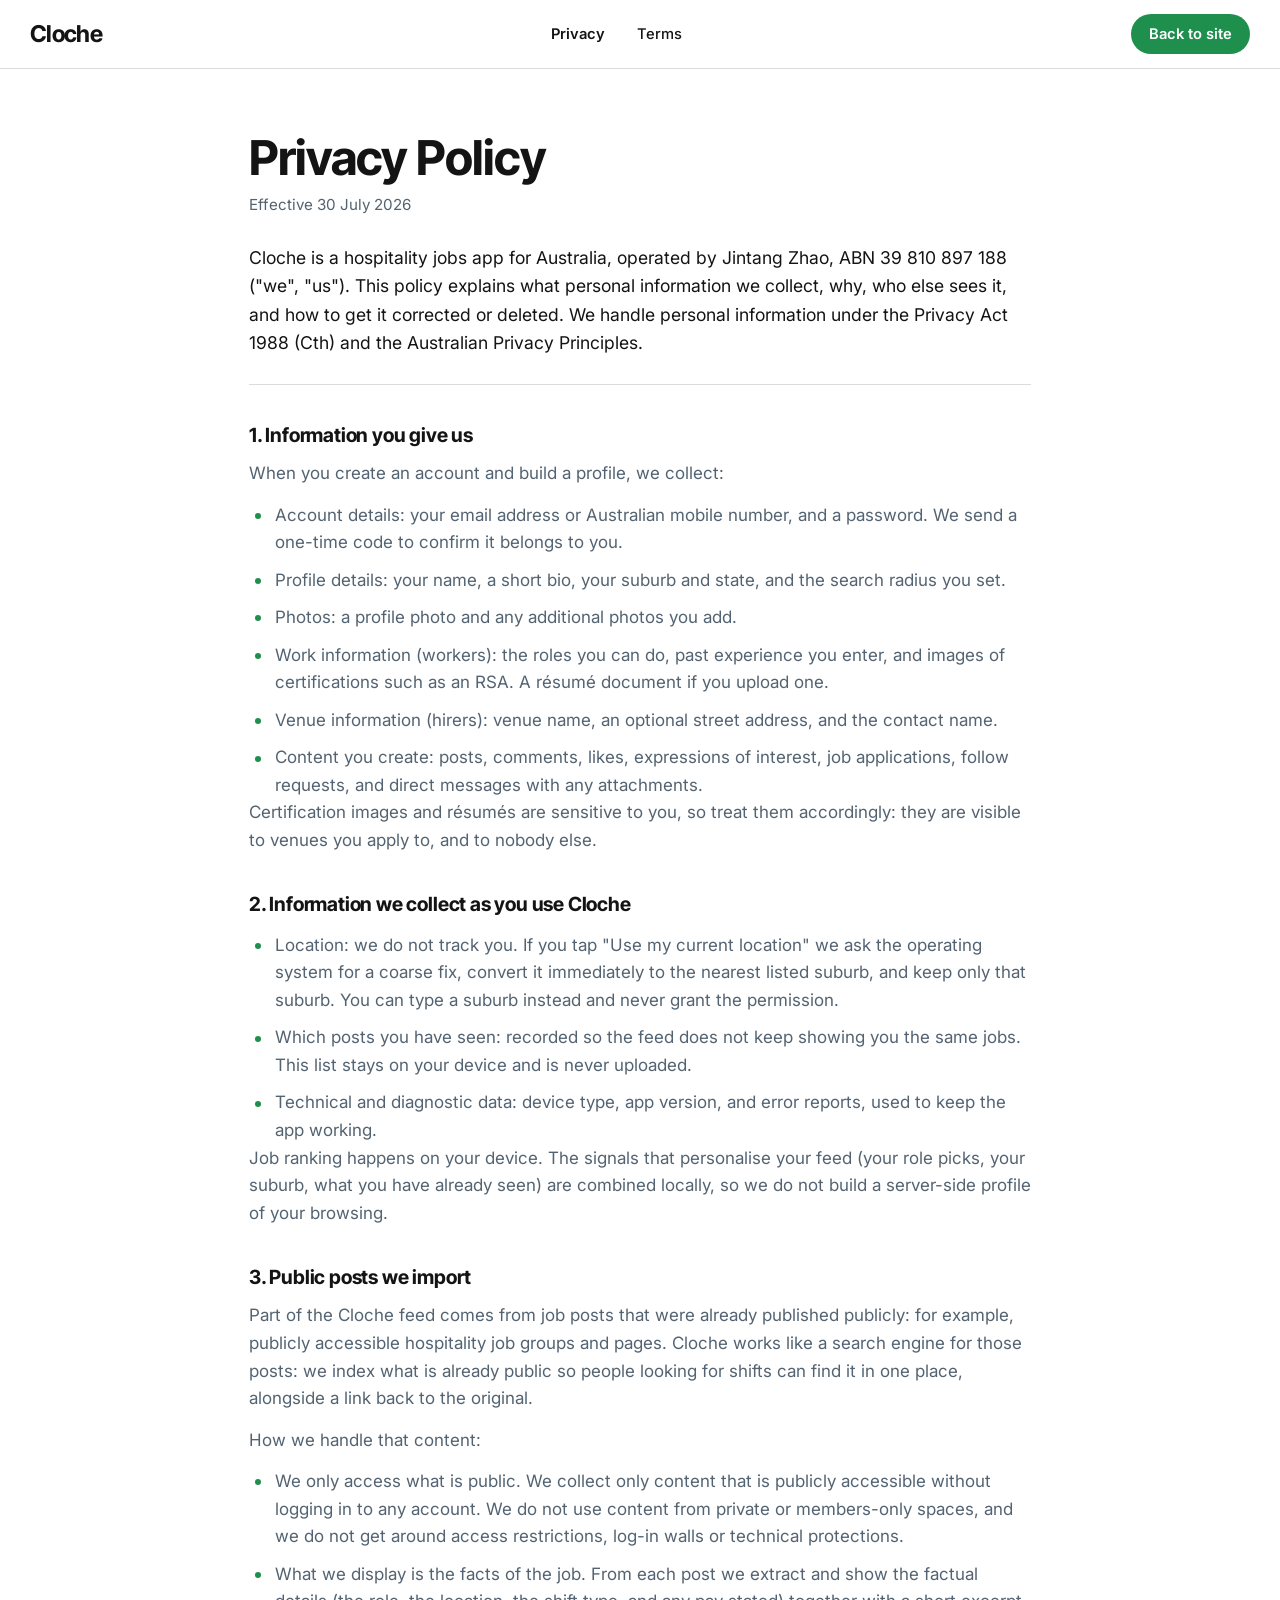
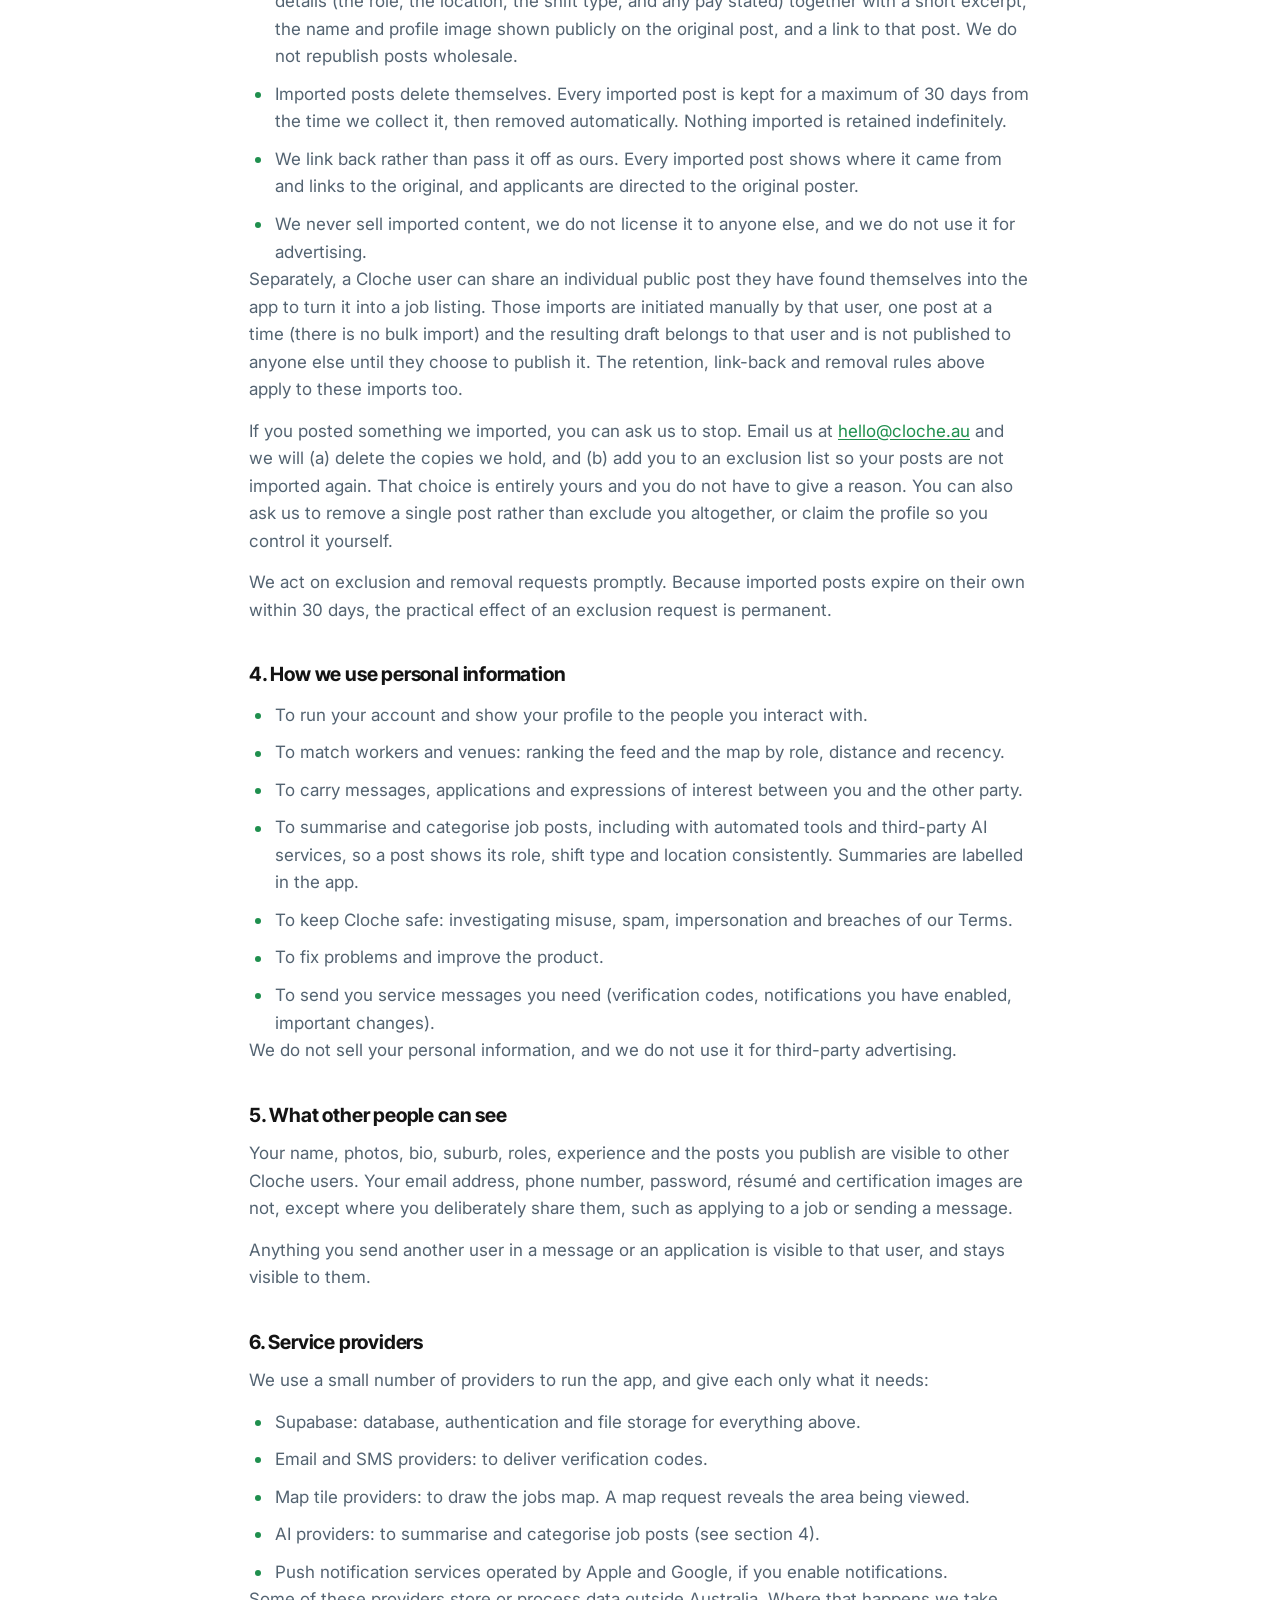
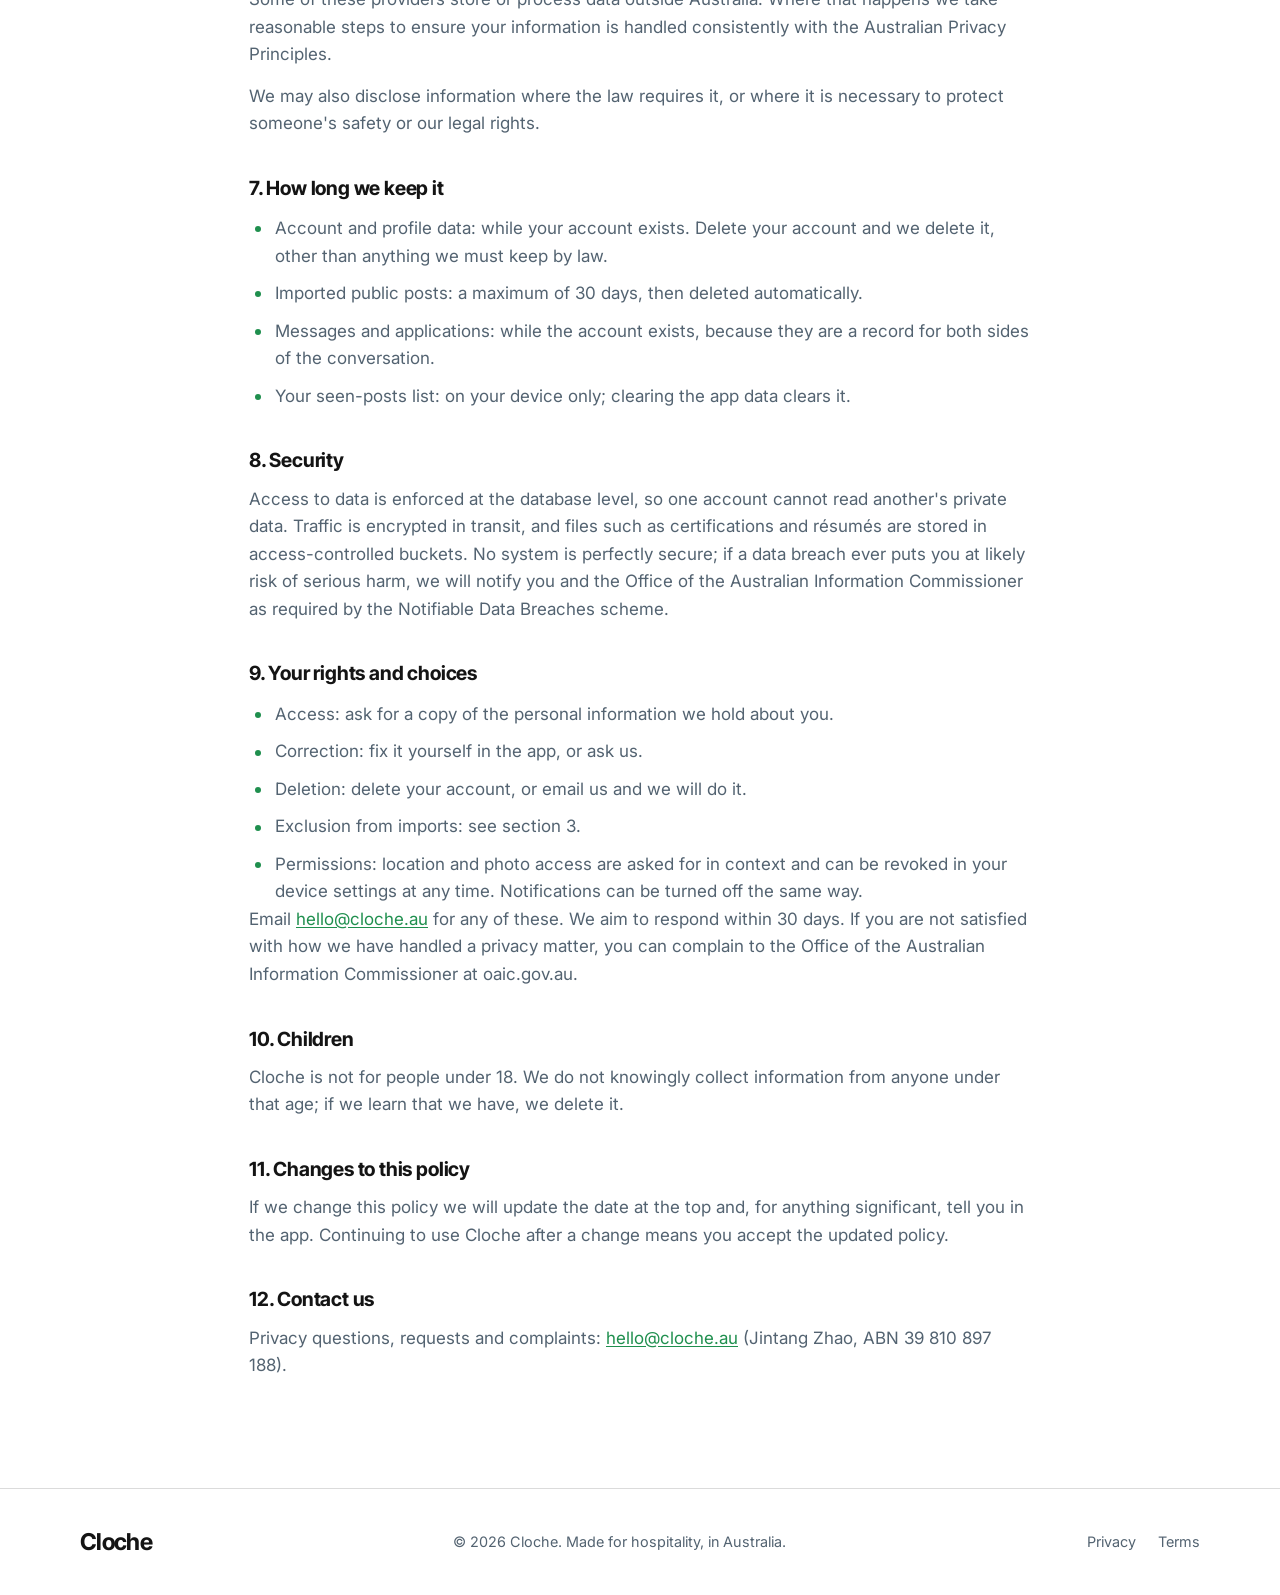
<file: privacy/index.html>
<!DOCTYPE html>
<html lang="en-AU">
<head>
  <meta charset="UTF-8">
  <meta name="viewport" content="width=device-width, initial-scale=1.0">

  <title>Privacy Policy — Cloche</title>
  <meta name="description" content="How Cloche collects, uses and protects personal information.">
  <meta name="robots" content="index, follow">

  <link rel="preconnect" href="https://fonts.googleapis.com">
  <link rel="preconnect" href="https://fonts.gstatic.com" crossorigin>
  <link href="https://fonts.googleapis.com/css2?family=Inter:ital,wght@0,400;0,500;0,600;1,600&family=Inter+Tight:wght@600;700&family=Newsreader:opsz@6..72&display=swap" rel="stylesheet">
  <link rel="stylesheet" href="/styles.css">
</head>
<body class="legal-page">

  <!-- No preloader and no Work/Hire toggle here: this page is read, not
       browsed, and the toggle drives content that does not exist on it. The
       wordmark goes home rather than to #top for the same reason. -->
  <header class="nav" id="nav">
    <div class="nav-inner">
      <a class="wordmark" href="/" aria-label="Cloche — home">Cloche</a>

      <nav class="nav-pill" aria-label="Legal">
        <a href="/privacy" aria-current="page">Privacy</a>
        <a href="/terms">Terms</a>
      </nav>

      <div class="nav-actions">
        <a class="btn btn-primary btn-sm" href="/">Back to site</a>
      </div>
    </div>
  </header>

  <main class="legal" id="top">
    <div class="container legal-inner">
      <h1>Privacy Policy</h1>
      <p class="date">Effective 30 July 2026</p>
      <div class="intro"><p>Cloche is a hospitality jobs app for Australia, operated by Jintang Zhao, ABN 39 810 897 188 (&quot;we&quot;, &quot;us&quot;). This policy explains what personal information we collect, why, who else sees it, and how to get it corrected or deleted. We handle personal information under the Privacy Act 1988 (Cth) and the Australian Privacy Principles.</p></div>
      <section><h2>1. Information you give us</h2><p>When you create an account and build a profile, we collect:</p><ul><li>Account details: your email address or Australian mobile number, and a password. We send a one-time code to confirm it belongs to you.</li><li>Profile details: your name, a short bio, your suburb and state, and the search radius you set.</li><li>Photos: a profile photo and any additional photos you add.</li><li>Work information (workers): the roles you can do, past experience you enter, and images of certifications such as an RSA. A résumé document if you upload one.</li><li>Venue information (hirers): venue name, an optional street address, and the contact name.</li><li>Content you create: posts, comments, likes, expressions of interest, job applications, follow requests, and direct messages with any attachments.</li></ul><p>Certification images and résumés are sensitive to you, so treat them accordingly: they are visible to venues you apply to, and to nobody else.</p></section><section><h2>2. Information we collect as you use Cloche</h2><ul><li>Location: we do not track you. If you tap &quot;Use my current location&quot; we ask the operating system for a coarse fix, convert it immediately to the nearest listed suburb, and keep only that suburb. You can type a suburb instead and never grant the permission.</li><li>Which posts you have seen: recorded so the feed does not keep showing you the same jobs. This list stays on your device and is never uploaded.</li><li>Technical and diagnostic data: device type, app version, and error reports, used to keep the app working.</li></ul><p>Job ranking happens on your device. The signals that personalise your feed (your role picks, your suburb, what you have already seen) are combined locally, so we do not build a server-side profile of your browsing.</p></section><section><h2>3. Public posts we import</h2><p>Part of the Cloche feed comes from job posts that were already published publicly: for example, publicly accessible hospitality job groups and pages. Cloche works like a search engine for those posts: we index what is already public so people looking for shifts can find it in one place, alongside a link back to the original.</p><p>How we handle that content:</p><ul><li>We only access what is public. We collect only content that is publicly accessible without logging in to any account. We do not use content from private or members-only spaces, and we do not get around access restrictions, log-in walls or technical protections.</li><li>What we display is the facts of the job. From each post we extract and show the factual details (the role, the location, the shift type, and any pay stated) together with a short excerpt, the name and profile image shown publicly on the original post, and a link to that post. We do not republish posts wholesale.</li><li>Imported posts delete themselves. Every imported post is kept for a maximum of 30 days from the time we collect it, then removed automatically. Nothing imported is retained indefinitely.</li><li>We link back rather than pass it off as ours. Every imported post shows where it came from and links to the original, and applicants are directed to the original poster.</li><li>We never sell imported content, we do not license it to anyone else, and we do not use it for advertising.</li></ul><p>Separately, a Cloche user can share an individual public post they have found themselves into the app to turn it into a job listing. Those imports are initiated manually by that user, one post at a time (there is no bulk import) and the resulting draft belongs to that user and is not published to anyone else until they choose to publish it. The retention, link-back and removal rules above apply to these imports too.</p><p>If you posted something we imported, you can ask us to stop. Email us at <a href="mailto:hello@cloche.au">hello@cloche.au</a> and we will (a) delete the copies we hold, and (b) add you to an exclusion list so your posts are not imported again. That choice is entirely yours and you do not have to give a reason. You can also ask us to remove a single post rather than exclude you altogether, or claim the profile so you control it yourself.</p><p>We act on exclusion and removal requests promptly. Because imported posts expire on their own within 30 days, the practical effect of an exclusion request is permanent.</p></section><section><h2>4. How we use personal information</h2><ul><li>To run your account and show your profile to the people you interact with.</li><li>To match workers and venues: ranking the feed and the map by role, distance and recency.</li><li>To carry messages, applications and expressions of interest between you and the other party.</li><li>To summarise and categorise job posts, including with automated tools and third-party AI services, so a post shows its role, shift type and location consistently. Summaries are labelled in the app.</li><li>To keep Cloche safe: investigating misuse, spam, impersonation and breaches of our Terms.</li><li>To fix problems and improve the product.</li><li>To send you service messages you need (verification codes, notifications you have enabled, important changes).</li></ul><p>We do not sell your personal information, and we do not use it for third-party advertising.</p></section><section><h2>5. What other people can see</h2><p>Your name, photos, bio, suburb, roles, experience and the posts you publish are visible to other Cloche users. Your email address, phone number, password, résumé and certification images are not, except where you deliberately share them, such as applying to a job or sending a message.</p><p>Anything you send another user in a message or an application is visible to that user, and stays visible to them.</p></section><section><h2>6. Service providers</h2><p>We use a small number of providers to run the app, and give each only what it needs:</p><ul><li>Supabase: database, authentication and file storage for everything above.</li><li>Email and SMS providers: to deliver verification codes.</li><li>Map tile providers: to draw the jobs map. A map request reveals the area being viewed.</li><li>AI providers: to summarise and categorise job posts (see section 4).</li><li>Push notification services operated by Apple and Google, if you enable notifications.</li></ul><p>Some of these providers store or process data outside Australia. Where that happens we take reasonable steps to ensure your information is handled consistently with the Australian Privacy Principles.</p><p>We may also disclose information where the law requires it, or where it is necessary to protect someone's safety or our legal rights.</p></section><section><h2>7. How long we keep it</h2><ul><li>Account and profile data: while your account exists. Delete your account and we delete it, other than anything we must keep by law.</li><li>Imported public posts: a maximum of 30 days, then deleted automatically.</li><li>Messages and applications: while the account exists, because they are a record for both sides of the conversation.</li><li>Your seen-posts list: on your device only; clearing the app data clears it.</li></ul></section><section><h2>8. Security</h2><p>Access to data is enforced at the database level, so one account cannot read another's private data. Traffic is encrypted in transit, and files such as certifications and résumés are stored in access-controlled buckets. No system is perfectly secure; if a data breach ever puts you at likely risk of serious harm, we will notify you and the Office of the Australian Information Commissioner as required by the Notifiable Data Breaches scheme.</p></section><section><h2>9. Your rights and choices</h2><ul><li>Access: ask for a copy of the personal information we hold about you.</li><li>Correction: fix it yourself in the app, or ask us.</li><li>Deletion: delete your account, or email us and we will do it.</li><li>Exclusion from imports: see section 3.</li><li>Permissions: location and photo access are asked for in context and can be revoked in your device settings at any time. Notifications can be turned off the same way.</li></ul><p>Email <a href="mailto:hello@cloche.au">hello@cloche.au</a> for any of these. We aim to respond within 30 days. If you are not satisfied with how we have handled a privacy matter, you can complain to the Office of the Australian Information Commissioner at oaic.gov.au.</p></section><section><h2>10. Children</h2><p>Cloche is not for people under 18. We do not knowingly collect information from anyone under that age; if we learn that we have, we delete it.</p></section><section><h2>11. Changes to this policy</h2><p>If we change this policy we will update the date at the top and, for anything significant, tell you in the app. Continuing to use Cloche after a change means you accept the updated policy.</p></section><section><h2>12. Contact us</h2><p>Privacy questions, requests and complaints: <a href="mailto:hello@cloche.au">hello@cloche.au</a> (Jintang Zhao, ABN 39 810 897 188).</p></section>
    </div>
  </main>

  <footer class="footer">
    <div class="container footer-inner">
      <span class="wordmark">Cloche</span>
      <p>© 2026 Cloche. Made for hospitality, in Australia.</p>
      <nav aria-label="Legal">
        <a href="/privacy">Privacy</a>
        <a href="/terms">Terms</a>
      </nav>
    </div>
  </footer>
</body>
</html>
</file>
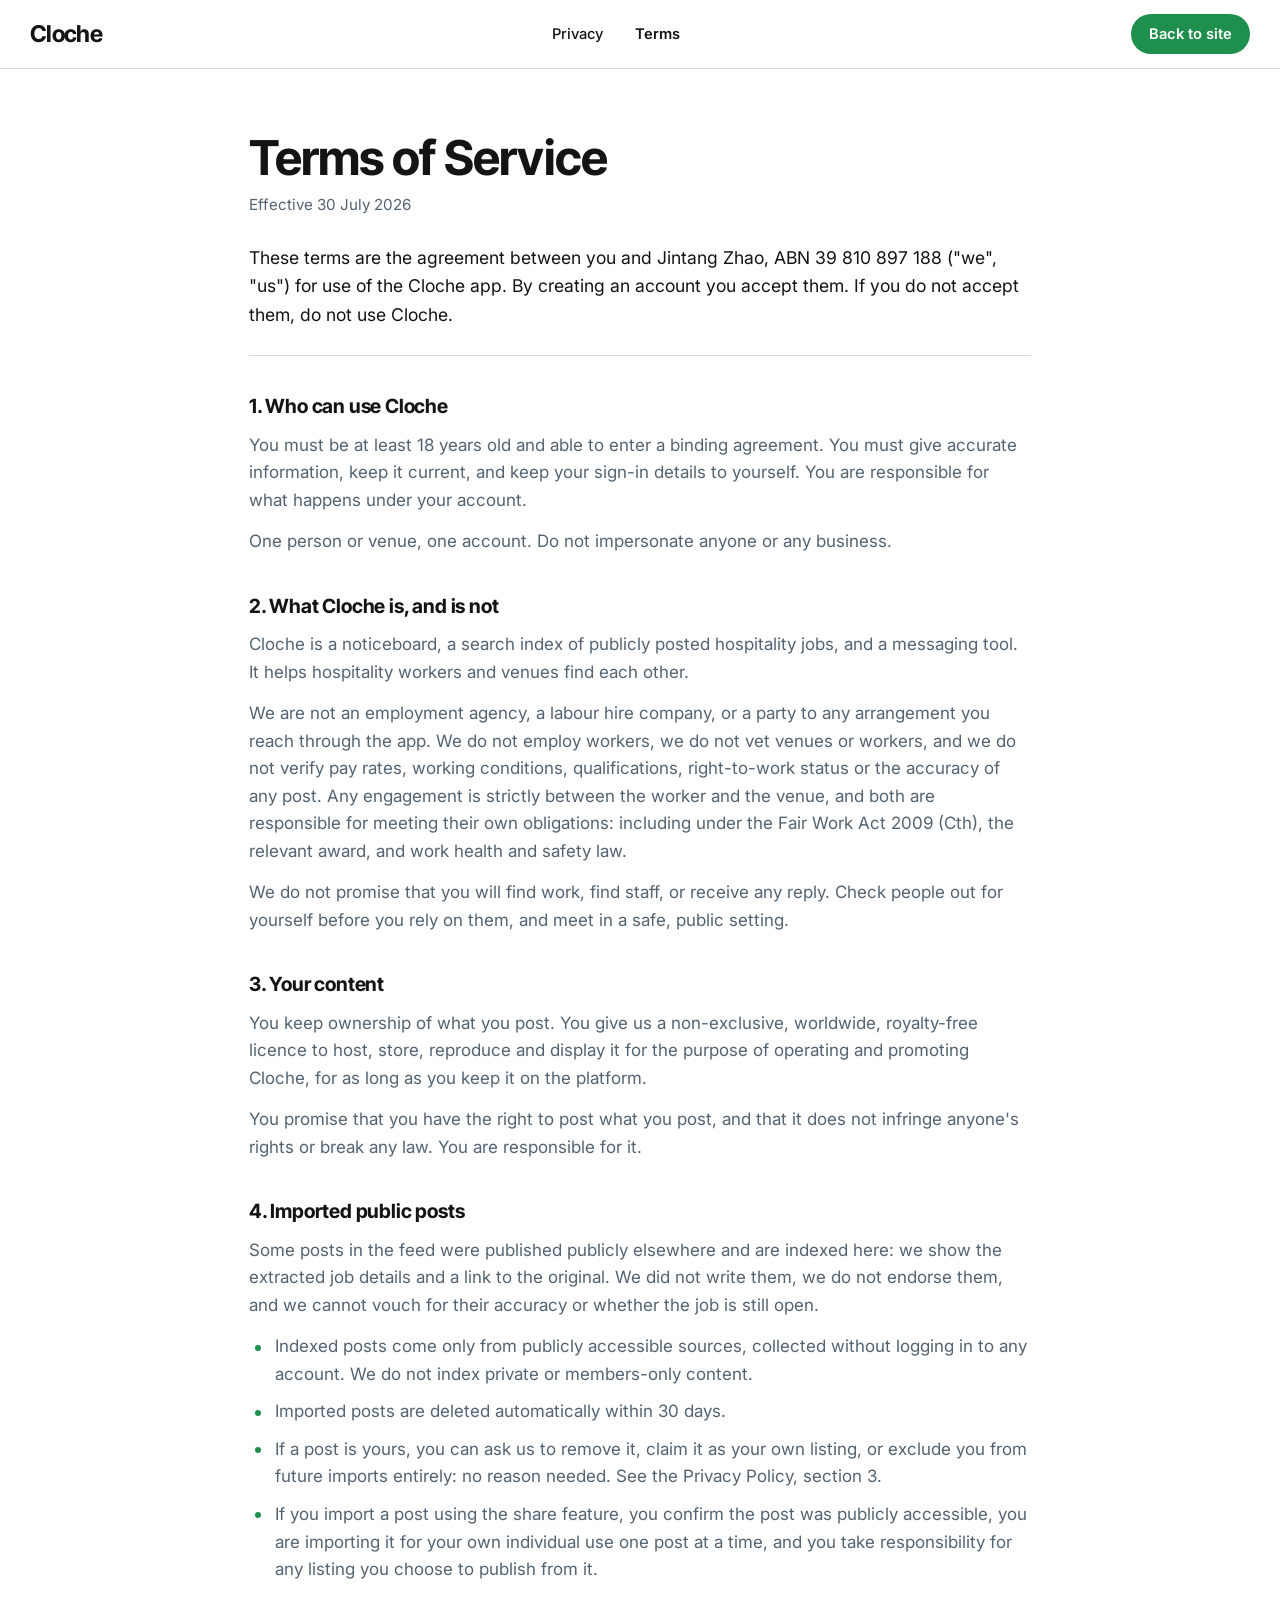
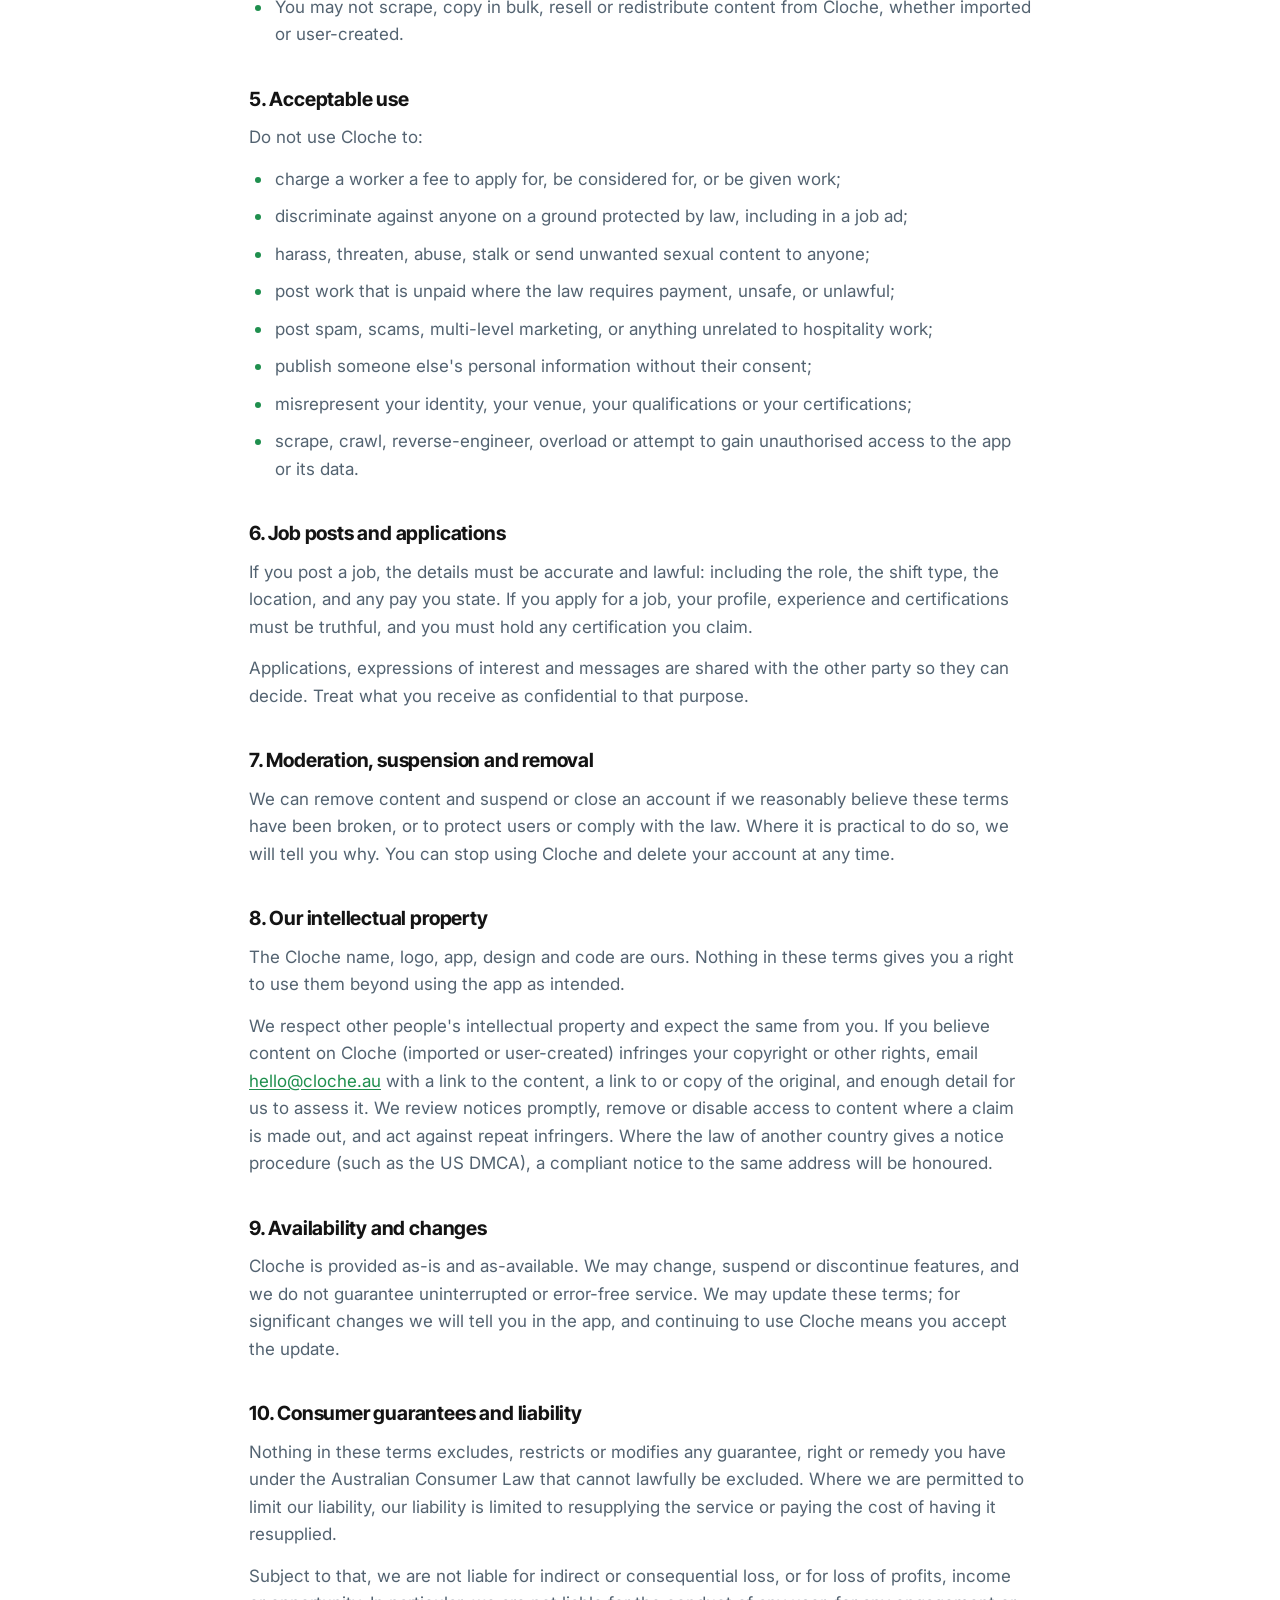
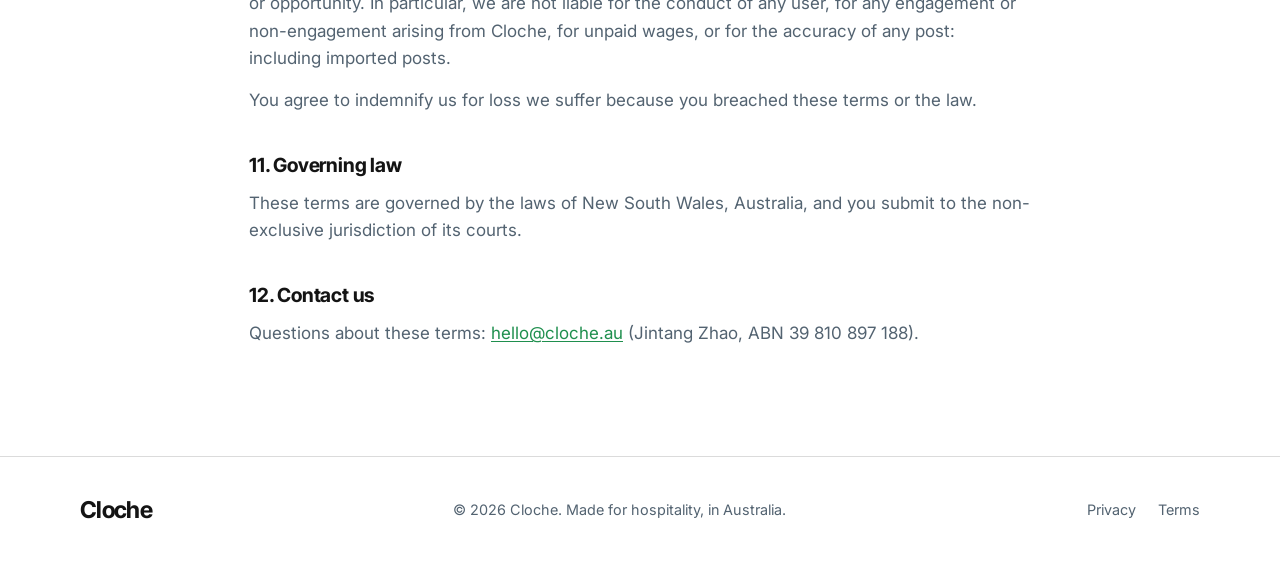
<file: terms/index.html>
<!DOCTYPE html>
<html lang="en-AU">
<head>
  <meta charset="UTF-8">
  <meta name="viewport" content="width=device-width, initial-scale=1.0">

  <title>Terms of Service — Cloche</title>
  <meta name="description" content="The terms of use for the Cloche app.">
  <meta name="robots" content="index, follow">

  <link rel="preconnect" href="https://fonts.googleapis.com">
  <link rel="preconnect" href="https://fonts.gstatic.com" crossorigin>
  <link href="https://fonts.googleapis.com/css2?family=Inter:ital,wght@0,400;0,500;0,600;1,600&family=Inter+Tight:wght@600;700&family=Newsreader:opsz@6..72&display=swap" rel="stylesheet">
  <link rel="stylesheet" href="/styles.css">
</head>
<body class="legal-page">

  <!-- No preloader and no Work/Hire toggle here: this page is read, not
       browsed, and the toggle drives content that does not exist on it. The
       wordmark goes home rather than to #top for the same reason. -->
  <header class="nav" id="nav">
    <div class="nav-inner">
      <a class="wordmark" href="/" aria-label="Cloche — home">Cloche</a>

      <nav class="nav-pill" aria-label="Legal">
        <a href="/privacy">Privacy</a>
        <a href="/terms" aria-current="page">Terms</a>
      </nav>

      <div class="nav-actions">
        <a class="btn btn-primary btn-sm" href="/">Back to site</a>
      </div>
    </div>
  </header>

  <main class="legal" id="top">
    <div class="container legal-inner">
      <h1>Terms of Service</h1>
      <p class="date">Effective 30 July 2026</p>
      <div class="intro"><p>These terms are the agreement between you and Jintang Zhao, ABN 39 810 897 188 (&quot;we&quot;, &quot;us&quot;) for use of the Cloche app. By creating an account you accept them. If you do not accept them, do not use Cloche.</p></div>
      <section><h2>1. Who can use Cloche</h2><p>You must be at least 18 years old and able to enter a binding agreement. You must give accurate information, keep it current, and keep your sign-in details to yourself. You are responsible for what happens under your account.</p><p>One person or venue, one account. Do not impersonate anyone or any business.</p></section><section><h2>2. What Cloche is, and is not</h2><p>Cloche is a noticeboard, a search index of publicly posted hospitality jobs, and a messaging tool. It helps hospitality workers and venues find each other.</p><p>We are not an employment agency, a labour hire company, or a party to any arrangement you reach through the app. We do not employ workers, we do not vet venues or workers, and we do not verify pay rates, working conditions, qualifications, right-to-work status or the accuracy of any post. Any engagement is strictly between the worker and the venue, and both are responsible for meeting their own obligations: including under the Fair Work Act 2009 (Cth), the relevant award, and work health and safety law.</p><p>We do not promise that you will find work, find staff, or receive any reply. Check people out for yourself before you rely on them, and meet in a safe, public setting.</p></section><section><h2>3. Your content</h2><p>You keep ownership of what you post. You give us a non-exclusive, worldwide, royalty-free licence to host, store, reproduce and display it for the purpose of operating and promoting Cloche, for as long as you keep it on the platform.</p><p>You promise that you have the right to post what you post, and that it does not infringe anyone's rights or break any law. You are responsible for it.</p></section><section><h2>4. Imported public posts</h2><p>Some posts in the feed were published publicly elsewhere and are indexed here: we show the extracted job details and a link to the original. We did not write them, we do not endorse them, and we cannot vouch for their accuracy or whether the job is still open.</p><ul><li>Indexed posts come only from publicly accessible sources, collected without logging in to any account. We do not index private or members-only content.</li><li>Imported posts are deleted automatically within 30 days.</li><li>If a post is yours, you can ask us to remove it, claim it as your own listing, or exclude you from future imports entirely: no reason needed. See the Privacy Policy, section 3.</li><li>If you import a post using the share feature, you confirm the post was publicly accessible, you are importing it for your own individual use one post at a time, and you take responsibility for any listing you choose to publish from it.</li><li>You may not scrape, copy in bulk, resell or redistribute content from Cloche, whether imported or user-created.</li></ul></section><section><h2>5. Acceptable use</h2><p>Do not use Cloche to:</p><ul><li>charge a worker a fee to apply for, be considered for, or be given work;</li><li>discriminate against anyone on a ground protected by law, including in a job ad;</li><li>harass, threaten, abuse, stalk or send unwanted sexual content to anyone;</li><li>post work that is unpaid where the law requires payment, unsafe, or unlawful;</li><li>post spam, scams, multi-level marketing, or anything unrelated to hospitality work;</li><li>publish someone else's personal information without their consent;</li><li>misrepresent your identity, your venue, your qualifications or your certifications;</li><li>scrape, crawl, reverse-engineer, overload or attempt to gain unauthorised access to the app or its data.</li></ul></section><section><h2>6. Job posts and applications</h2><p>If you post a job, the details must be accurate and lawful: including the role, the shift type, the location, and any pay you state. If you apply for a job, your profile, experience and certifications must be truthful, and you must hold any certification you claim.</p><p>Applications, expressions of interest and messages are shared with the other party so they can decide. Treat what you receive as confidential to that purpose.</p></section><section><h2>7. Moderation, suspension and removal</h2><p>We can remove content and suspend or close an account if we reasonably believe these terms have been broken, or to protect users or comply with the law. Where it is practical to do so, we will tell you why. You can stop using Cloche and delete your account at any time.</p></section><section><h2>8. Our intellectual property</h2><p>The Cloche name, logo, app, design and code are ours. Nothing in these terms gives you a right to use them beyond using the app as intended.</p><p>We respect other people's intellectual property and expect the same from you. If you believe content on Cloche (imported or user-created) infringes your copyright or other rights, email <a href="mailto:hello@cloche.au">hello@cloche.au</a> with a link to the content, a link to or copy of the original, and enough detail for us to assess it. We review notices promptly, remove or disable access to content where a claim is made out, and act against repeat infringers. Where the law of another country gives a notice procedure (such as the US DMCA), a compliant notice to the same address will be honoured.</p></section><section><h2>9. Availability and changes</h2><p>Cloche is provided as-is and as-available. We may change, suspend or discontinue features, and we do not guarantee uninterrupted or error-free service. We may update these terms; for significant changes we will tell you in the app, and continuing to use Cloche means you accept the update.</p></section><section><h2>10. Consumer guarantees and liability</h2><p>Nothing in these terms excludes, restricts or modifies any guarantee, right or remedy you have under the Australian Consumer Law that cannot lawfully be excluded. Where we are permitted to limit our liability, our liability is limited to resupplying the service or paying the cost of having it resupplied.</p><p>Subject to that, we are not liable for indirect or consequential loss, or for loss of profits, income or opportunity. In particular, we are not liable for the conduct of any user, for any engagement or non-engagement arising from Cloche, for unpaid wages, or for the accuracy of any post: including imported posts.</p><p>You agree to indemnify us for loss we suffer because you breached these terms or the law.</p></section><section><h2>11. Governing law</h2><p>These terms are governed by the laws of New South Wales, Australia, and you submit to the non-exclusive jurisdiction of its courts.</p></section><section><h2>12. Contact us</h2><p>Questions about these terms: <a href="mailto:hello@cloche.au">hello@cloche.au</a> (Jintang Zhao, ABN 39 810 897 188).</p></section>
    </div>
  </main>

  <footer class="footer">
    <div class="container footer-inner">
      <span class="wordmark">Cloche</span>
      <p>© 2026 Cloche. Made for hospitality, in Australia.</p>
      <nav aria-label="Legal">
        <a href="/privacy">Privacy</a>
        <a href="/terms">Terms</a>
      </nav>
    </div>
  </footer>
</body>
</html>
</file>
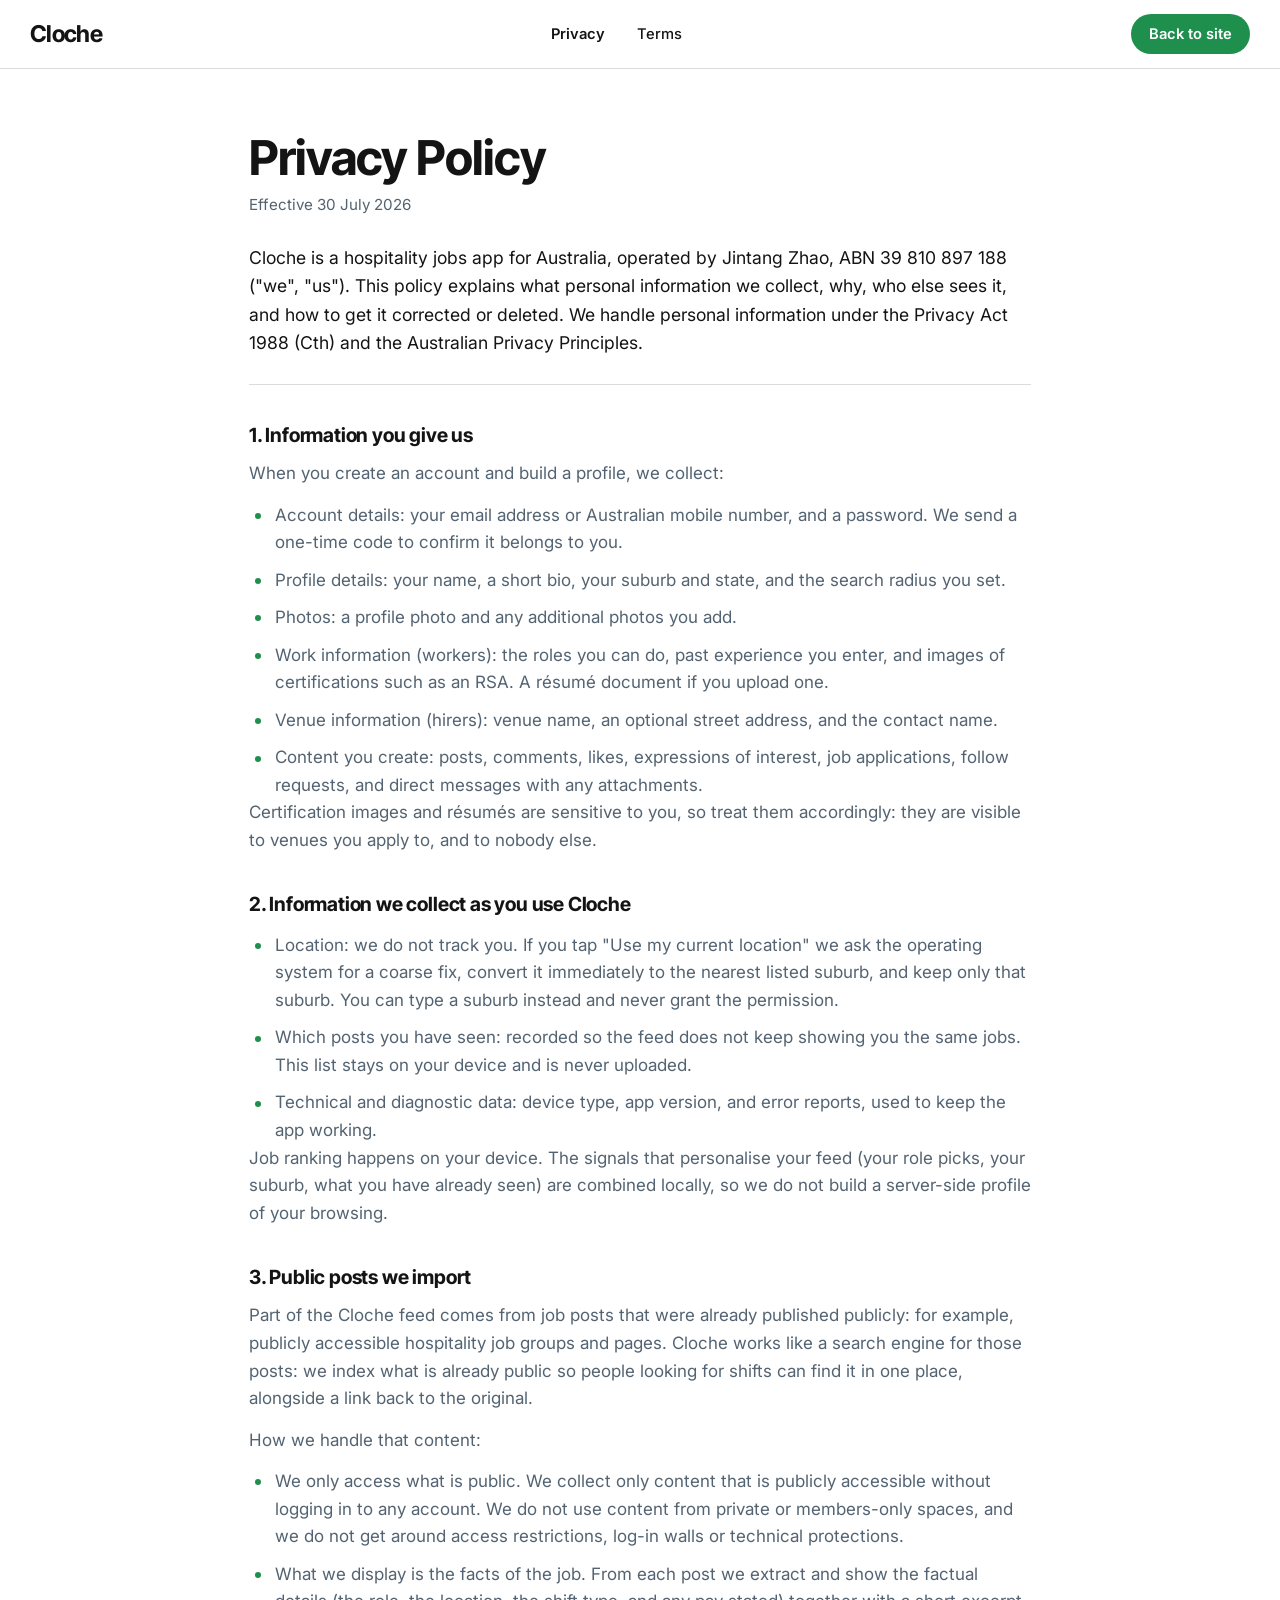
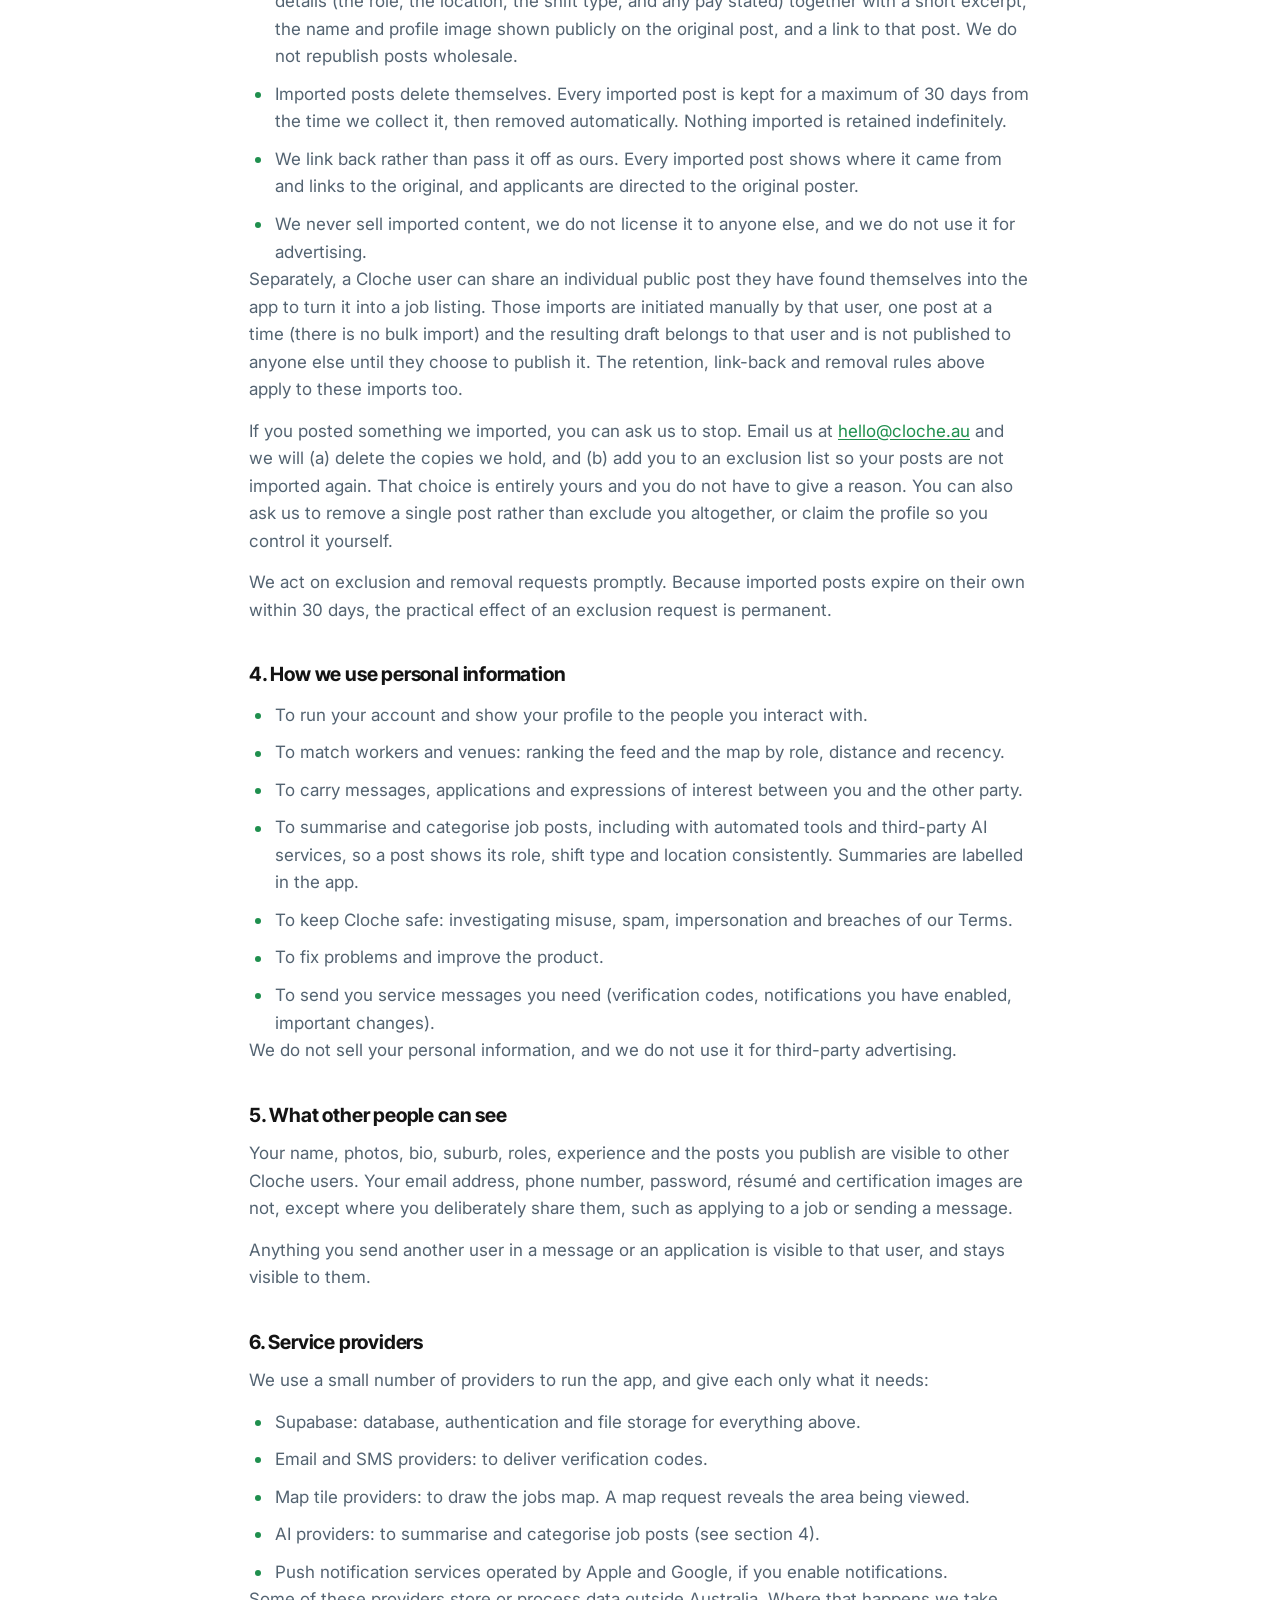
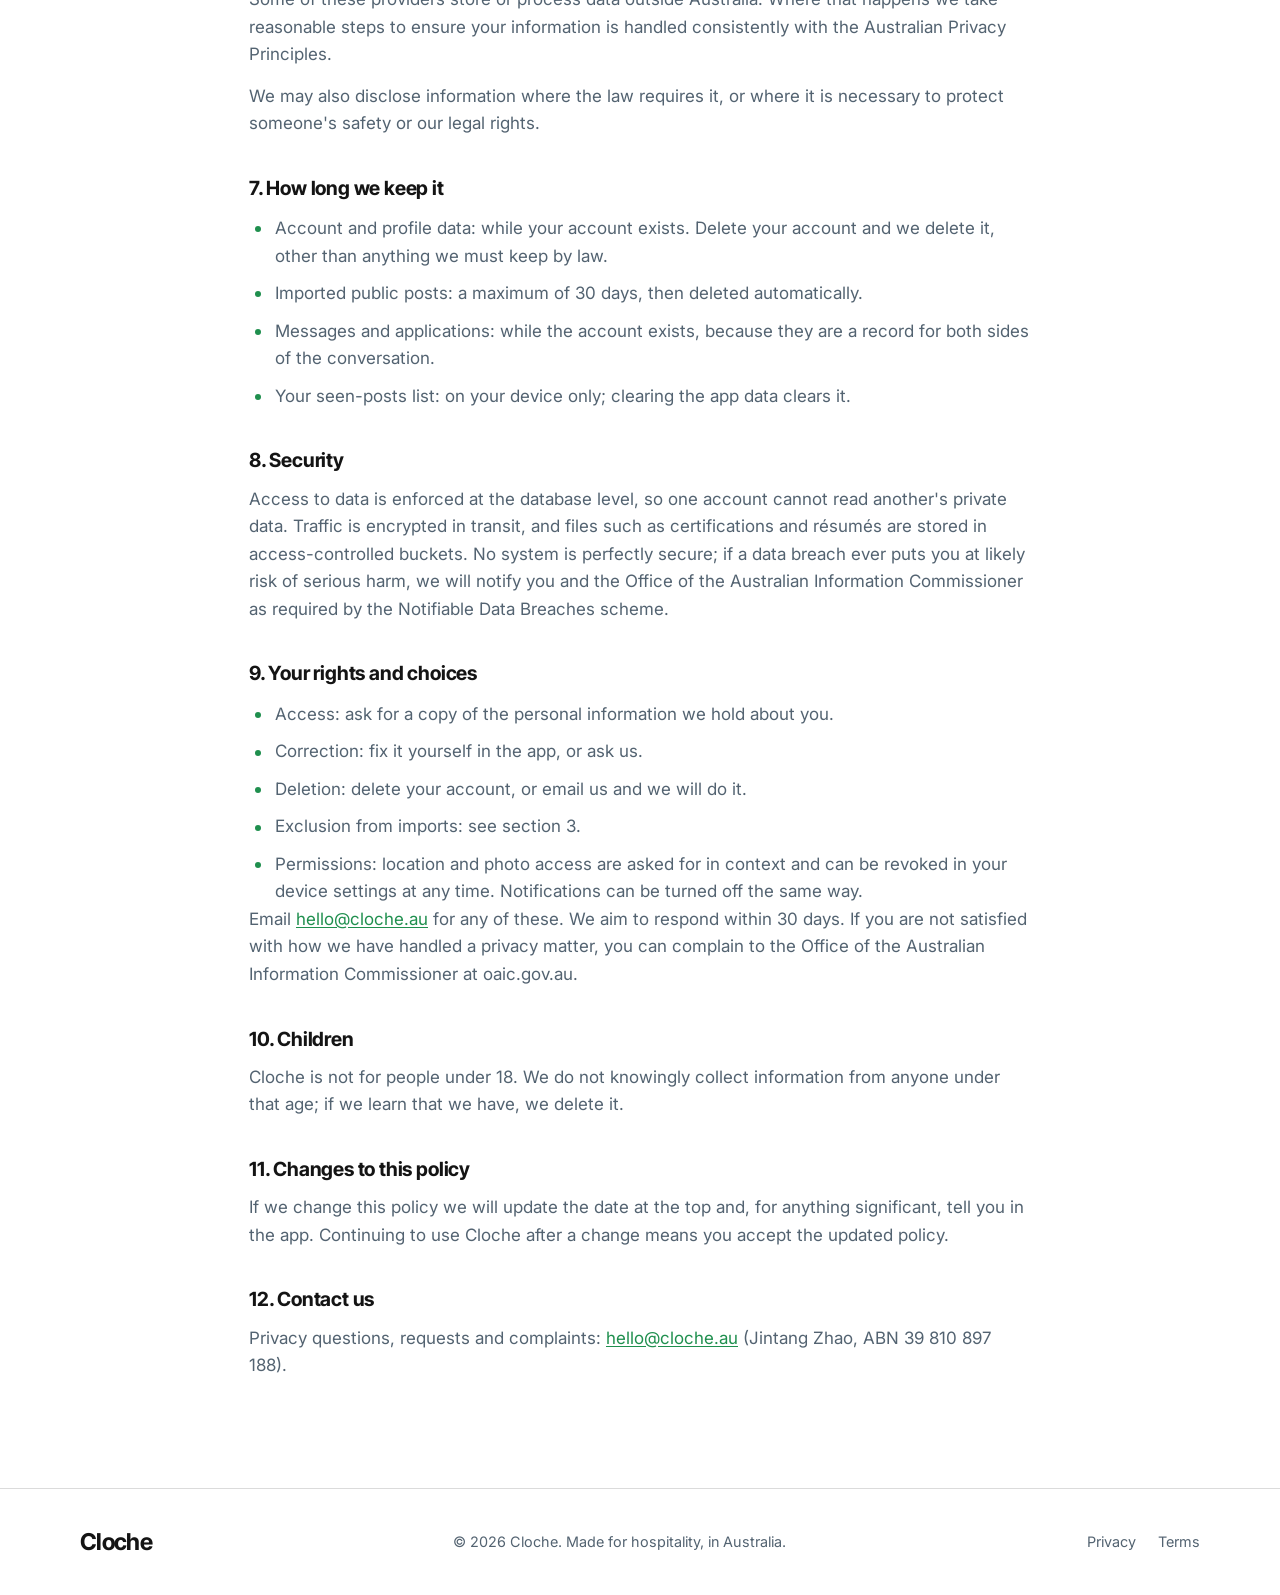
<file: privacy.html>
<!DOCTYPE html>
<html lang="en-AU">
<head>
  <meta charset="UTF-8">
  <meta name="viewport" content="width=device-width, initial-scale=1.0">

  <title>Privacy Policy — Cloche</title>
  <meta name="description" content="How Cloche collects, uses and protects personal information.">
  <meta name="robots" content="index, follow">

  <link rel="preconnect" href="https://fonts.googleapis.com">
  <link rel="preconnect" href="https://fonts.gstatic.com" crossorigin>
  <link href="https://fonts.googleapis.com/css2?family=Inter:ital,wght@0,400;0,500;0,600;1,600&family=Inter+Tight:wght@600;700&family=Newsreader:opsz@6..72&display=swap" rel="stylesheet">
  <link rel="stylesheet" href="styles.css">
</head>
<body class="legal-page">

  <!-- No preloader and no Work/Hire toggle here: this page is read, not
       browsed, and the toggle drives content that does not exist on it. The
       wordmark goes home rather than to #top for the same reason. -->
  <header class="nav" id="nav">
    <div class="nav-inner">
      <a class="wordmark" href="index.html" aria-label="Cloche — home">Cloche</a>

      <nav class="nav-pill" aria-label="Legal">
        <a href="privacy.html" aria-current="page">Privacy</a>
        <a href="terms.html">Terms</a>
      </nav>

      <div class="nav-actions">
        <a class="btn btn-primary btn-sm" href="index.html">Back to site</a>
      </div>
    </div>
  </header>

  <main class="legal" id="top">
    <div class="container legal-inner">
      <h1>Privacy Policy</h1>
      <p class="date">Effective 30 July 2026</p>
      <div class="intro"><p>Cloche is a hospitality jobs app for Australia, operated by Jintang Zhao, ABN 39 810 897 188 (&quot;we&quot;, &quot;us&quot;). This policy explains what personal information we collect, why, who else sees it, and how to get it corrected or deleted. We handle personal information under the Privacy Act 1988 (Cth) and the Australian Privacy Principles.</p></div>
      <section><h2>1. Information you give us</h2><p>When you create an account and build a profile, we collect:</p><ul><li>Account details: your email address or Australian mobile number, and a password. We send a one-time code to confirm it belongs to you.</li><li>Profile details: your name, a short bio, your suburb and state, and the search radius you set.</li><li>Photos: a profile photo and any additional photos you add.</li><li>Work information (workers): the roles you can do, past experience you enter, and images of certifications such as an RSA. A résumé document if you upload one.</li><li>Venue information (hirers): venue name, an optional street address, and the contact name.</li><li>Content you create: posts, comments, likes, expressions of interest, job applications, follow requests, and direct messages with any attachments.</li></ul><p>Certification images and résumés are sensitive to you, so treat them accordingly: they are visible to venues you apply to, and to nobody else.</p></section><section><h2>2. Information we collect as you use Cloche</h2><ul><li>Location: we do not track you. If you tap &quot;Use my current location&quot; we ask the operating system for a coarse fix, convert it immediately to the nearest listed suburb, and keep only that suburb. You can type a suburb instead and never grant the permission.</li><li>Which posts you have seen: recorded so the feed does not keep showing you the same jobs. This list stays on your device and is never uploaded.</li><li>Technical and diagnostic data: device type, app version, and error reports, used to keep the app working.</li></ul><p>Job ranking happens on your device. The signals that personalise your feed (your role picks, your suburb, what you have already seen) are combined locally, so we do not build a server-side profile of your browsing.</p></section><section><h2>3. Public posts we import</h2><p>Part of the Cloche feed comes from job posts that were already published publicly: for example, publicly accessible hospitality job groups and pages. Cloche works like a search engine for those posts: we index what is already public so people looking for shifts can find it in one place, alongside a link back to the original.</p><p>How we handle that content:</p><ul><li>We only access what is public. We collect only content that is publicly accessible without logging in to any account. We do not use content from private or members-only spaces, and we do not get around access restrictions, log-in walls or technical protections.</li><li>What we display is the facts of the job. From each post we extract and show the factual details (the role, the location, the shift type, and any pay stated) together with a short excerpt, the name and profile image shown publicly on the original post, and a link to that post. We do not republish posts wholesale.</li><li>Imported posts delete themselves. Every imported post is kept for a maximum of 30 days from the time we collect it, then removed automatically. Nothing imported is retained indefinitely.</li><li>We link back rather than pass it off as ours. Every imported post shows where it came from and links to the original, and applicants are directed to the original poster.</li><li>We never sell imported content, we do not license it to anyone else, and we do not use it for advertising.</li></ul><p>Separately, a Cloche user can share an individual public post they have found themselves into the app to turn it into a job listing. Those imports are initiated manually by that user, one post at a time (there is no bulk import) and the resulting draft belongs to that user and is not published to anyone else until they choose to publish it. The retention, link-back and removal rules above apply to these imports too.</p><p>If you posted something we imported, you can ask us to stop. Email us at <a href="mailto:hello@cloche.au">hello@cloche.au</a> and we will (a) delete the copies we hold, and (b) add you to an exclusion list so your posts are not imported again. That choice is entirely yours and you do not have to give a reason. You can also ask us to remove a single post rather than exclude you altogether, or claim the profile so you control it yourself.</p><p>We act on exclusion and removal requests promptly. Because imported posts expire on their own within 30 days, the practical effect of an exclusion request is permanent.</p></section><section><h2>4. How we use personal information</h2><ul><li>To run your account and show your profile to the people you interact with.</li><li>To match workers and venues: ranking the feed and the map by role, distance and recency.</li><li>To carry messages, applications and expressions of interest between you and the other party.</li><li>To summarise and categorise job posts, including with automated tools and third-party AI services, so a post shows its role, shift type and location consistently. Summaries are labelled in the app.</li><li>To keep Cloche safe: investigating misuse, spam, impersonation and breaches of our Terms.</li><li>To fix problems and improve the product.</li><li>To send you service messages you need (verification codes, notifications you have enabled, important changes).</li></ul><p>We do not sell your personal information, and we do not use it for third-party advertising.</p></section><section><h2>5. What other people can see</h2><p>Your name, photos, bio, suburb, roles, experience and the posts you publish are visible to other Cloche users. Your email address, phone number, password, résumé and certification images are not, except where you deliberately share them, such as applying to a job or sending a message.</p><p>Anything you send another user in a message or an application is visible to that user, and stays visible to them.</p></section><section><h2>6. Service providers</h2><p>We use a small number of providers to run the app, and give each only what it needs:</p><ul><li>Supabase: database, authentication and file storage for everything above.</li><li>Email and SMS providers: to deliver verification codes.</li><li>Map tile providers: to draw the jobs map. A map request reveals the area being viewed.</li><li>AI providers: to summarise and categorise job posts (see section 4).</li><li>Push notification services operated by Apple and Google, if you enable notifications.</li></ul><p>Some of these providers store or process data outside Australia. Where that happens we take reasonable steps to ensure your information is handled consistently with the Australian Privacy Principles.</p><p>We may also disclose information where the law requires it, or where it is necessary to protect someone's safety or our legal rights.</p></section><section><h2>7. How long we keep it</h2><ul><li>Account and profile data: while your account exists. Delete your account and we delete it, other than anything we must keep by law.</li><li>Imported public posts: a maximum of 30 days, then deleted automatically.</li><li>Messages and applications: while the account exists, because they are a record for both sides of the conversation.</li><li>Your seen-posts list: on your device only; clearing the app data clears it.</li></ul></section><section><h2>8. Security</h2><p>Access to data is enforced at the database level, so one account cannot read another's private data. Traffic is encrypted in transit, and files such as certifications and résumés are stored in access-controlled buckets. No system is perfectly secure; if a data breach ever puts you at likely risk of serious harm, we will notify you and the Office of the Australian Information Commissioner as required by the Notifiable Data Breaches scheme.</p></section><section><h2>9. Your rights and choices</h2><ul><li>Access: ask for a copy of the personal information we hold about you.</li><li>Correction: fix it yourself in the app, or ask us.</li><li>Deletion: delete your account, or email us and we will do it.</li><li>Exclusion from imports: see section 3.</li><li>Permissions: location and photo access are asked for in context and can be revoked in your device settings at any time. Notifications can be turned off the same way.</li></ul><p>Email <a href="mailto:hello@cloche.au">hello@cloche.au</a> for any of these. We aim to respond within 30 days. If you are not satisfied with how we have handled a privacy matter, you can complain to the Office of the Australian Information Commissioner at oaic.gov.au.</p></section><section><h2>10. Children</h2><p>Cloche is not for people under 18. We do not knowingly collect information from anyone under that age; if we learn that we have, we delete it.</p></section><section><h2>11. Changes to this policy</h2><p>If we change this policy we will update the date at the top and, for anything significant, tell you in the app. Continuing to use Cloche after a change means you accept the updated policy.</p></section><section><h2>12. Contact us</h2><p>Privacy questions, requests and complaints: <a href="mailto:hello@cloche.au">hello@cloche.au</a> (Jintang Zhao, ABN 39 810 897 188).</p></section>
    </div>
  </main>

  <footer class="footer">
    <div class="container footer-inner">
      <span class="wordmark">Cloche</span>
      <p>© 2026 Cloche. Made for hospitality, in Australia.</p>
      <nav aria-label="Legal">
        <a href="privacy.html">Privacy</a>
        <a href="terms.html">Terms</a>
      </nav>
    </div>
  </footer>
</body>
</html>
</file>
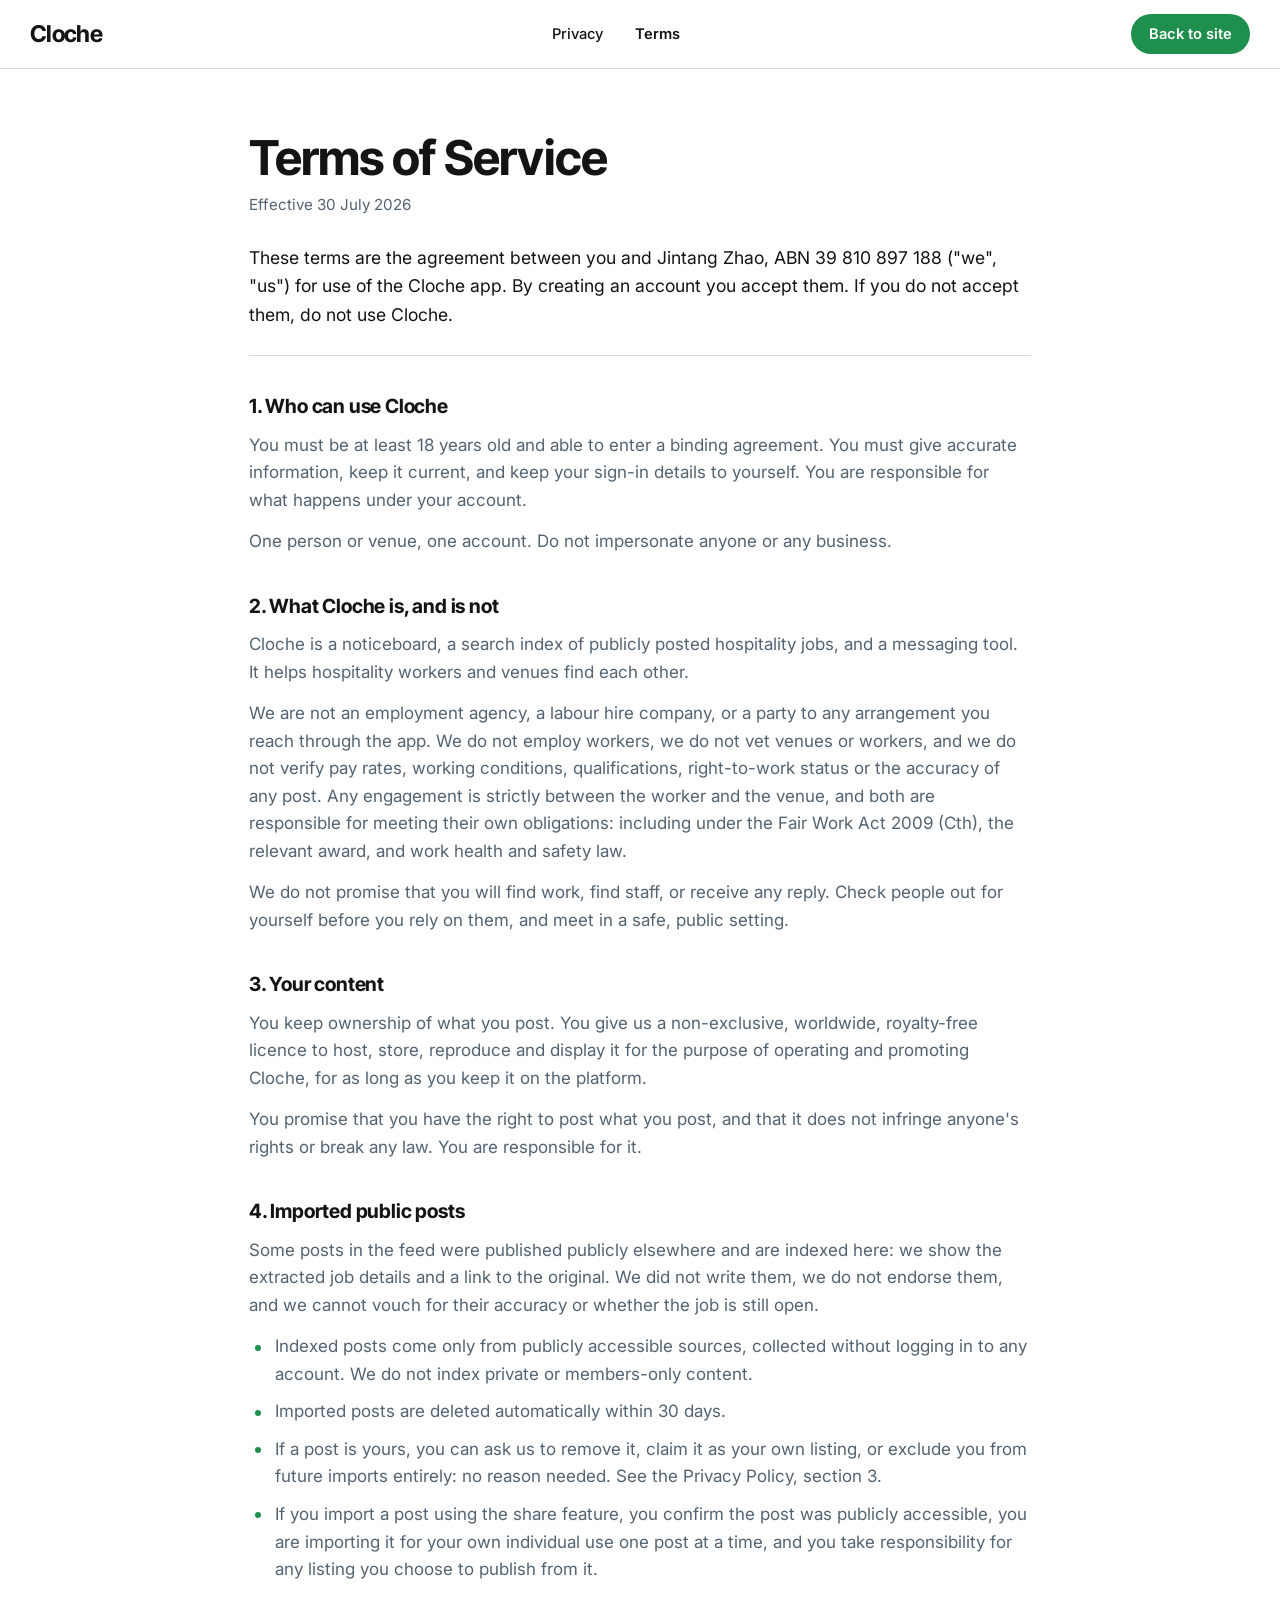
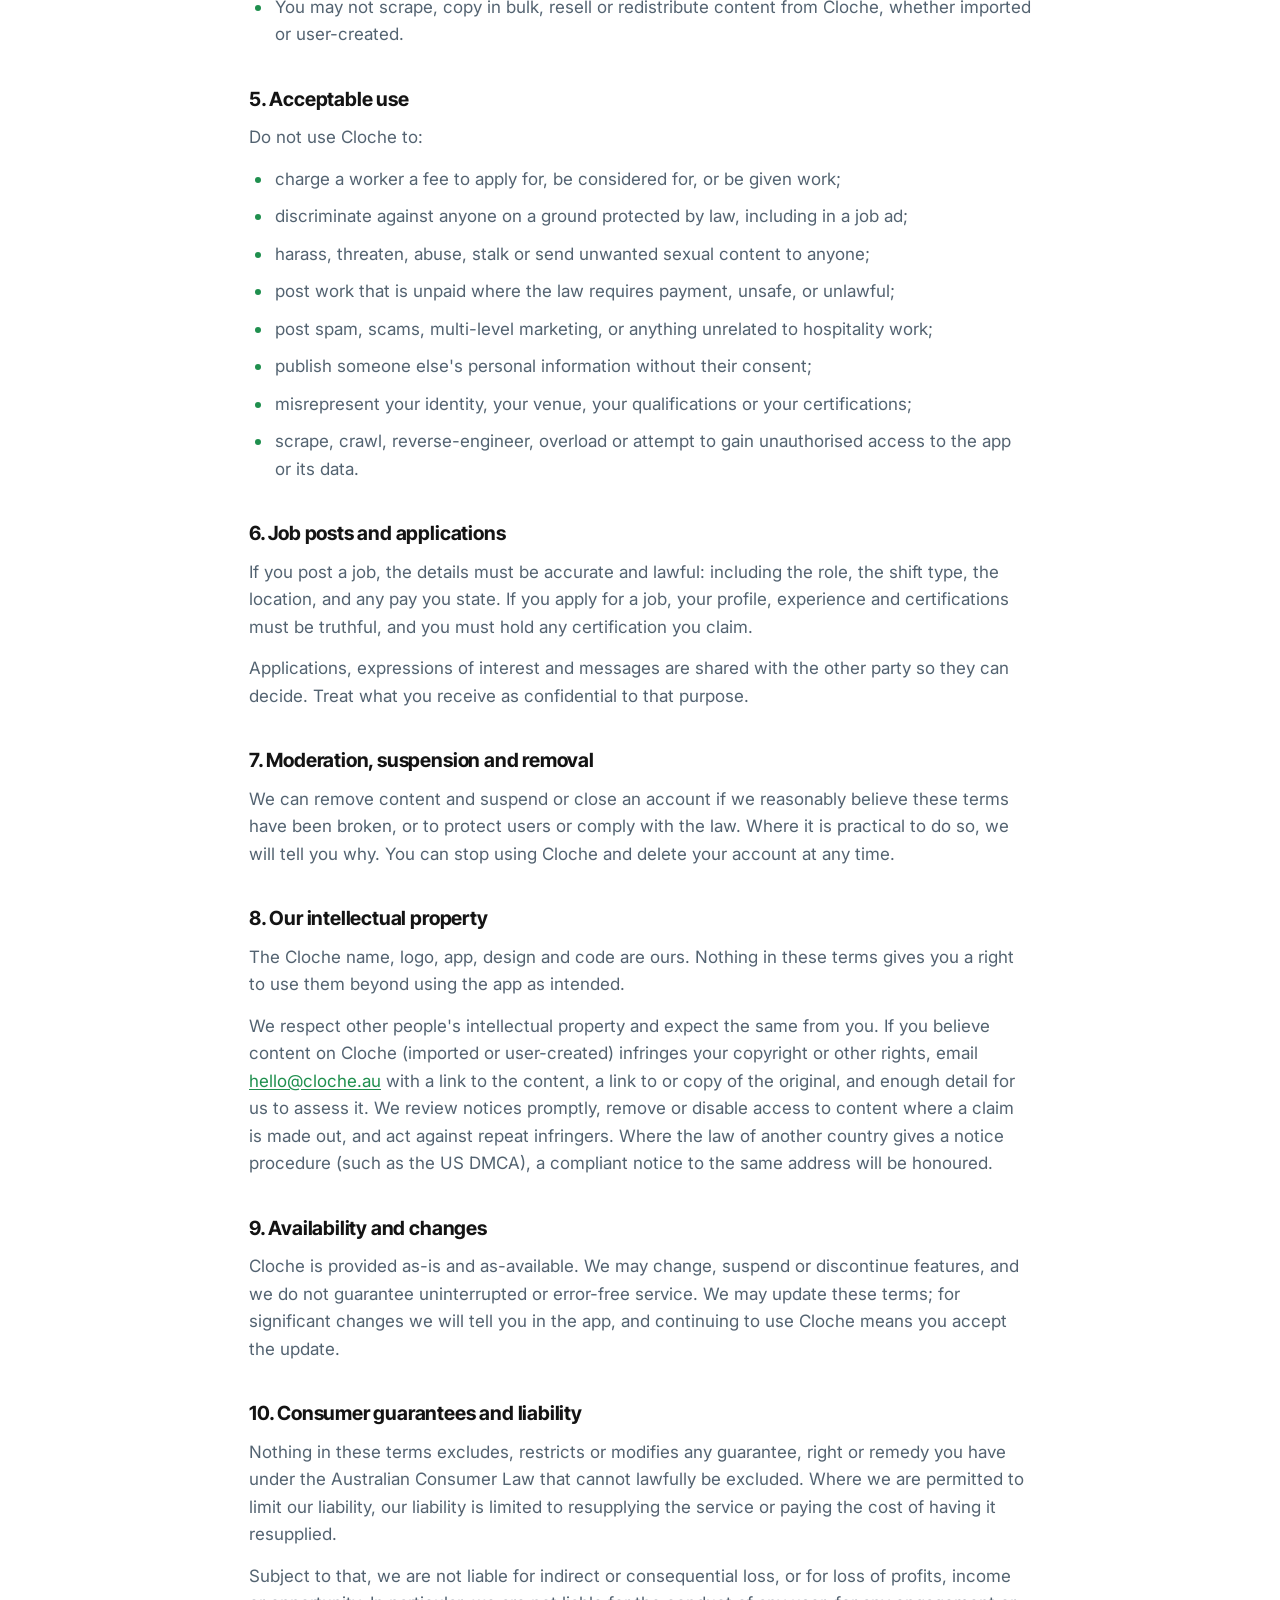
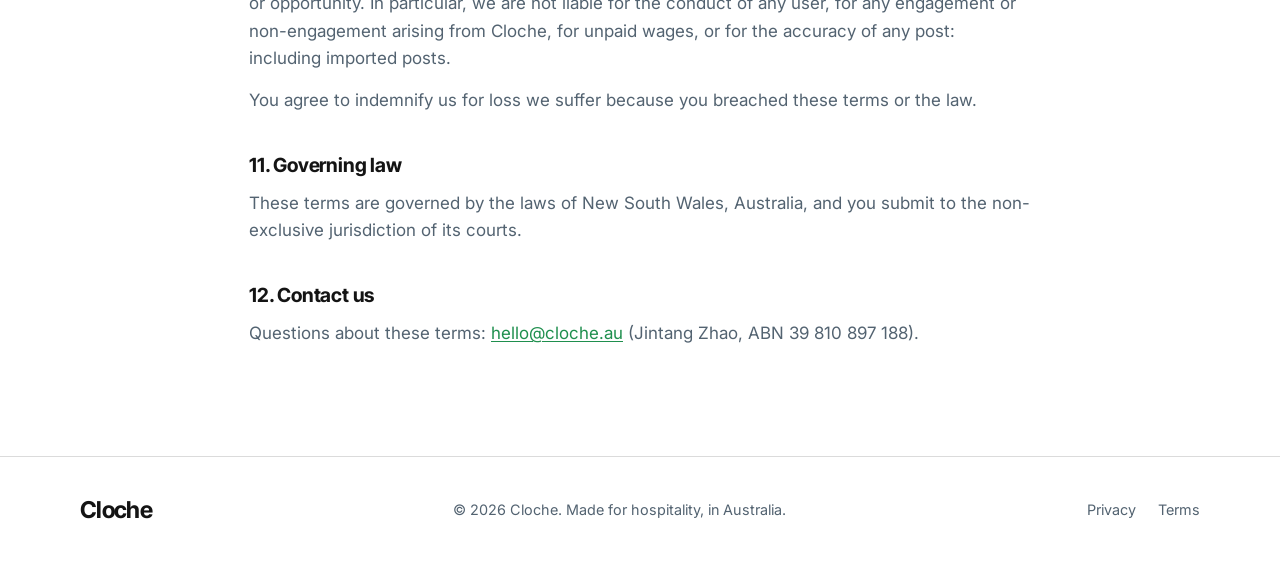
<file: terms.html>
<!DOCTYPE html>
<html lang="en-AU">
<head>
  <meta charset="UTF-8">
  <meta name="viewport" content="width=device-width, initial-scale=1.0">

  <title>Terms of Service — Cloche</title>
  <meta name="description" content="The terms of use for the Cloche app.">
  <meta name="robots" content="index, follow">

  <link rel="preconnect" href="https://fonts.googleapis.com">
  <link rel="preconnect" href="https://fonts.gstatic.com" crossorigin>
  <link href="https://fonts.googleapis.com/css2?family=Inter:ital,wght@0,400;0,500;0,600;1,600&family=Inter+Tight:wght@600;700&family=Newsreader:opsz@6..72&display=swap" rel="stylesheet">
  <link rel="stylesheet" href="styles.css">
</head>
<body class="legal-page">

  <!-- No preloader and no Work/Hire toggle here: this page is read, not
       browsed, and the toggle drives content that does not exist on it. The
       wordmark goes home rather than to #top for the same reason. -->
  <header class="nav" id="nav">
    <div class="nav-inner">
      <a class="wordmark" href="index.html" aria-label="Cloche — home">Cloche</a>

      <nav class="nav-pill" aria-label="Legal">
        <a href="privacy.html">Privacy</a>
        <a href="terms.html" aria-current="page">Terms</a>
      </nav>

      <div class="nav-actions">
        <a class="btn btn-primary btn-sm" href="index.html">Back to site</a>
      </div>
    </div>
  </header>

  <main class="legal" id="top">
    <div class="container legal-inner">
      <h1>Terms of Service</h1>
      <p class="date">Effective 30 July 2026</p>
      <div class="intro"><p>These terms are the agreement between you and Jintang Zhao, ABN 39 810 897 188 (&quot;we&quot;, &quot;us&quot;) for use of the Cloche app. By creating an account you accept them. If you do not accept them, do not use Cloche.</p></div>
      <section><h2>1. Who can use Cloche</h2><p>You must be at least 18 years old and able to enter a binding agreement. You must give accurate information, keep it current, and keep your sign-in details to yourself. You are responsible for what happens under your account.</p><p>One person or venue, one account. Do not impersonate anyone or any business.</p></section><section><h2>2. What Cloche is, and is not</h2><p>Cloche is a noticeboard, a search index of publicly posted hospitality jobs, and a messaging tool. It helps hospitality workers and venues find each other.</p><p>We are not an employment agency, a labour hire company, or a party to any arrangement you reach through the app. We do not employ workers, we do not vet venues or workers, and we do not verify pay rates, working conditions, qualifications, right-to-work status or the accuracy of any post. Any engagement is strictly between the worker and the venue, and both are responsible for meeting their own obligations: including under the Fair Work Act 2009 (Cth), the relevant award, and work health and safety law.</p><p>We do not promise that you will find work, find staff, or receive any reply. Check people out for yourself before you rely on them, and meet in a safe, public setting.</p></section><section><h2>3. Your content</h2><p>You keep ownership of what you post. You give us a non-exclusive, worldwide, royalty-free licence to host, store, reproduce and display it for the purpose of operating and promoting Cloche, for as long as you keep it on the platform.</p><p>You promise that you have the right to post what you post, and that it does not infringe anyone's rights or break any law. You are responsible for it.</p></section><section><h2>4. Imported public posts</h2><p>Some posts in the feed were published publicly elsewhere and are indexed here: we show the extracted job details and a link to the original. We did not write them, we do not endorse them, and we cannot vouch for their accuracy or whether the job is still open.</p><ul><li>Indexed posts come only from publicly accessible sources, collected without logging in to any account. We do not index private or members-only content.</li><li>Imported posts are deleted automatically within 30 days.</li><li>If a post is yours, you can ask us to remove it, claim it as your own listing, or exclude you from future imports entirely: no reason needed. See the Privacy Policy, section 3.</li><li>If you import a post using the share feature, you confirm the post was publicly accessible, you are importing it for your own individual use one post at a time, and you take responsibility for any listing you choose to publish from it.</li><li>You may not scrape, copy in bulk, resell or redistribute content from Cloche, whether imported or user-created.</li></ul></section><section><h2>5. Acceptable use</h2><p>Do not use Cloche to:</p><ul><li>charge a worker a fee to apply for, be considered for, or be given work;</li><li>discriminate against anyone on a ground protected by law, including in a job ad;</li><li>harass, threaten, abuse, stalk or send unwanted sexual content to anyone;</li><li>post work that is unpaid where the law requires payment, unsafe, or unlawful;</li><li>post spam, scams, multi-level marketing, or anything unrelated to hospitality work;</li><li>publish someone else's personal information without their consent;</li><li>misrepresent your identity, your venue, your qualifications or your certifications;</li><li>scrape, crawl, reverse-engineer, overload or attempt to gain unauthorised access to the app or its data.</li></ul></section><section><h2>6. Job posts and applications</h2><p>If you post a job, the details must be accurate and lawful: including the role, the shift type, the location, and any pay you state. If you apply for a job, your profile, experience and certifications must be truthful, and you must hold any certification you claim.</p><p>Applications, expressions of interest and messages are shared with the other party so they can decide. Treat what you receive as confidential to that purpose.</p></section><section><h2>7. Moderation, suspension and removal</h2><p>We can remove content and suspend or close an account if we reasonably believe these terms have been broken, or to protect users or comply with the law. Where it is practical to do so, we will tell you why. You can stop using Cloche and delete your account at any time.</p></section><section><h2>8. Our intellectual property</h2><p>The Cloche name, logo, app, design and code are ours. Nothing in these terms gives you a right to use them beyond using the app as intended.</p><p>We respect other people's intellectual property and expect the same from you. If you believe content on Cloche (imported or user-created) infringes your copyright or other rights, email <a href="mailto:hello@cloche.au">hello@cloche.au</a> with a link to the content, a link to or copy of the original, and enough detail for us to assess it. We review notices promptly, remove or disable access to content where a claim is made out, and act against repeat infringers. Where the law of another country gives a notice procedure (such as the US DMCA), a compliant notice to the same address will be honoured.</p></section><section><h2>9. Availability and changes</h2><p>Cloche is provided as-is and as-available. We may change, suspend or discontinue features, and we do not guarantee uninterrupted or error-free service. We may update these terms; for significant changes we will tell you in the app, and continuing to use Cloche means you accept the update.</p></section><section><h2>10. Consumer guarantees and liability</h2><p>Nothing in these terms excludes, restricts or modifies any guarantee, right or remedy you have under the Australian Consumer Law that cannot lawfully be excluded. Where we are permitted to limit our liability, our liability is limited to resupplying the service or paying the cost of having it resupplied.</p><p>Subject to that, we are not liable for indirect or consequential loss, or for loss of profits, income or opportunity. In particular, we are not liable for the conduct of any user, for any engagement or non-engagement arising from Cloche, for unpaid wages, or for the accuracy of any post: including imported posts.</p><p>You agree to indemnify us for loss we suffer because you breached these terms or the law.</p></section><section><h2>11. Governing law</h2><p>These terms are governed by the laws of New South Wales, Australia, and you submit to the non-exclusive jurisdiction of its courts.</p></section><section><h2>12. Contact us</h2><p>Questions about these terms: <a href="mailto:hello@cloche.au">hello@cloche.au</a> (Jintang Zhao, ABN 39 810 897 188).</p></section>
    </div>
  </main>

  <footer class="footer">
    <div class="container footer-inner">
      <span class="wordmark">Cloche</span>
      <p>© 2026 Cloche. Made for hospitality, in Australia.</p>
      <nav aria-label="Legal">
        <a href="privacy.html">Privacy</a>
        <a href="terms.html">Terms</a>
      </nav>
    </div>
  </footer>
</body>
</html>
</file>
<file: styles.css>
/* ==========================================================================
   Cloche — marketing site
   One green, light only, type does the work.
   ========================================================================== */

/* ---------- Tokens ---------- */

:root {
  --ink: #141414;
  --paper: #FFFFFF;
  --paper-2: #F5F5F5;
  --line: #DBDBDB;
  --muted: #536371;
  --accent: #1F8F4E;
  --accent-lift: #35B06B;
  --accent-soft: rgba(31, 143, 78, 0.12);
  --cream: #FDFAF5;

  --glow: rgba(31, 143, 78, 0.18);
  --nav-bg: rgba(255, 255, 255, 0.72);
  --card-bg: var(--paper);
  --bezel: #101010;

  --font-display: "Inter Tight", "Inter", system-ui, sans-serif;
  --font-body: "Inter", system-ui, sans-serif;
  /* Hero headline only. Robinhood sets their HPTO headline in Martina Plantijn
     (ABC Dinamo, licensed) — it leads the stack so it takes over the moment
     the licence lands. Newsreader is the open Plantin-lineage stand-in that
     ships today: same large x-height, same sturdy bracketed serifs. */
  --font-hero: "Martina Plantijn", "Newsreader", "Times New Roman", Times, serif;
  --ease-out: cubic-bezier(0.22, 1, 0.36, 1);

  color-scheme: light;
}

/* ---------- Base ---------- */

*, *::before, *::after { box-sizing: border-box; margin: 0; padding: 0; }

/* No scrollbar-gutter here: `stable` reserves a gutter even where scrollbars
   are overlays and take no space (macOS), which narrows the in-flow content
   while the loader's position: fixed overlay stays centred on the full
   viewport — putting the mark half a scrollbar off the phone's indicator.
   The loader survives a scroll-lock release instead by measuring, below. */
html { scroll-behavior: smooth; }

body {
  /* The side toggle's rail is absolute against the page, not the viewport */
  position: relative;
  font-family: var(--font-body);
  font-size: 17px;
  line-height: 1.65;
  color: var(--ink);
  background: var(--paper);
  -webkit-font-smoothing: antialiased;
}

/* Nothing may scroll the body sideways. clip (not hidden) so no scroll
   container is created and position: sticky keeps working. The decorative
   device glows intentionally bleed past the viewport and get cut here. */
html, body {
  overflow-x: hidden;
  overflow-x: clip;
}

img, video { max-width: 100%; display: block; }

a { color: var(--accent); text-decoration: none; }

:focus-visible {
  outline: 2px solid var(--accent);
  outline-offset: 3px;
  border-radius: 4px;
}

.visually-hidden {
  position: absolute; width: 1px; height: 1px;
  clip-path: inset(50%); overflow: hidden; white-space: nowrap;
}

.container {
  width: min(1120px, 100% - 48px);
  margin-inline: auto;
}

.section { padding: clamp(88px, 12vh, 150px) 0; }

/* Anchor targets land below the fixed nav */
[id] { scroll-margin-top: 76px; }

/* ---------- Type ---------- */

h1, h2, h3 {
  font-family: var(--font-display);
  font-weight: 700;
  letter-spacing: -0.03em;
  line-height: 1.05;
  text-wrap: balance;
}

h1 { font-size: clamp(2.8rem, 7.2vw, 5.2rem); }
h2 { font-size: clamp(2rem, 4.6vw, 3.4rem); }
h3 { font-size: clamp(1.3rem, 2.2vw, 1.7rem); line-height: 1.15; }

.kicker {
  color: var(--accent);
  font-weight: 600;
  font-size: 0.95rem;
  letter-spacing: 0.02em;
  margin-bottom: 14px;
}

.section-sub {
  color: var(--muted);
  font-size: 1.1rem;
  max-width: 34em;
  margin-top: 18px;
}

/* The gallery's one line of copy, sat under "Three steps." It swaps with the
   side toggle, so it is set in the same weight both sides read at rather than
   the muted grey of .section-sub — the accent word has to carry at a glance
   while the words are still travelling. */
.gallery-lede {
  margin-top: 14px;
  font-size: clamp(1.05rem, 1.7vw, 1.25rem);
  font-weight: 500;
  max-width: 26em;
}

/* ---------- Buttons ---------- */

.btn {
  display: inline-flex;
  align-items: center;
  gap: 10px;
  font-weight: 600;
  border-radius: 999px;
  transition: transform 0.2s var(--ease-out), background 0.2s, border-color 0.2s;
  will-change: transform;
}

.btn-primary {
  background: var(--accent);
  color: #fff;
  padding: 10px 20px;
}
.btn-primary:hover { background: var(--accent-lift); }

.btn-sm { font-size: 0.92rem; padding: 8px 18px; }

.btn-store {
  border: 1px solid var(--line);
  background: var(--card-bg);
  color: var(--ink);
  padding: 12px 22px;
  line-height: 1.15;
}
.btn-store:hover { border-color: var(--accent); }
.btn-store svg { width: 26px; height: 26px; flex: none; }
.btn-store small {
  display: block;
  font-weight: 400;
  font-size: 0.72rem;
  color: var(--muted);
}

/* ---------- Nav ---------- */

.nav {
  position: fixed;
  inset: 0 0 auto 0;
  z-index: 50;
  padding: 10px 0;
  transition: background 0.3s, border-color 0.3s;
  border-bottom: 1px solid transparent;
}
.nav.scrolled {
  background: var(--nav-bg);
  -webkit-backdrop-filter: blur(18px);
  backdrop-filter: blur(18px);
  border-bottom-color: var(--line);
}

.nav-inner {
  width: min(1220px, 100% - 40px);
  margin-inline: auto;
  display: flex;
  align-items: center;
  justify-content: space-between;
  gap: 16px;
}

.wordmark {
  font-family: var(--font-display);
  font-weight: 700;
  font-size: 1.45rem;
  letter-spacing: -0.03em;
  color: var(--ink);
}

.nav-pill {
  display: flex;
  gap: 4px;
  padding: 5px;
  border-radius: 999px;
  border: 1px solid transparent;
  transition: background 0.3s, border-color 0.3s;
}
.nav.scrolled .nav-pill {
  background: var(--accent-soft);
  border-color: transparent;
}
.nav-pill a {
  color: var(--ink);
  font-size: 0.92rem;
  font-weight: 500;
  padding: 6px 14px;
  border-radius: 999px;
}
.nav-pill a:hover { background: var(--accent-soft); color: var(--accent); }

.nav-actions { display: flex; align-items: center; gap: 12px; }


/* ---------- Device frame ---------- */

.device {
  position: relative;
  width: min(300px, 76vw);
  background: var(--bezel);
  /* Screen radius + bezel, so the frame stays concentric with the screen it
     wraps — halving the padding without this leaves a fat corner on a thin edge */
  border-radius: 39px;
  padding: 5px;
  box-shadow:
    0 2px 6px rgba(0, 0, 0, 0.18),
    0 30px 70px -20px rgba(0, 0, 0, 0.35);
}
.device-small { width: min(250px, 68vw); }

.device-screen {
  position: relative;
  aspect-ratio: 1206 / 2622; /* native screenshot ratio — height rules, width follows */
  border-radius: 34px;
  overflow: hidden;
  background: #000;
}
.device-screen img,
.device-screen video {
  position: absolute;
  inset: 0;
  width: 100%;
  height: 100%;
  object-fit: cover;
}

/* Two screenshots on one screen, split down the middle. Each half is a
   window onto a shot still drawn at full screen width (200% of the half),
   so both keep native scale instead of being squeezed. show-left/show-right
   slide the shot inside its window to choose which half of it shows —
   independent of which side of the phone the window sits on. */
.device-split { display: flex; }
.device-split .split-half {
  position: relative;
  width: 50%;
  height: 100%;
  overflow: hidden;
}
.device-split .split-half img {
  position: absolute;
  inset: auto;
  top: 0;
  width: 200%;
  max-width: none;
  height: 100%;
  object-fit: cover;
}
.device-split .split-half.show-left img { left: 0; }
.device-split .split-half.show-right img { right: 0; }
/* The captured status bar — clock, carrier, battery, dynamic island — is
   pulled up out of frame rather than masked over like the hero does, so the
   screen fills with app content instead of a blank strip. 6.2% is the bar's
   share of a 2622px capture; the extra height makes up what the shift would
   otherwise leave short at the bottom. Must sit after the .device-split
   rules above: same specificity, so source order is what wins. */
.gallery-phone .device-screen img {
  top: -6.2%;
  bottom: auto;
  height: 106.6%;
}
/* The apply screen was captured with its sheet pinned right under the status
   bar, so the plain shift above leaves it jammed against the top edge and it
   reads as a full screen rather than a sheet. There is only ~0.6% of slack in
   the capture itself, so instead of shifting less, the shot is dropped clear
   of the top and the gap is filled with the backdrop it sits on — a flat
   #ccc, sampled from the capture, so the join is invisible. clip-path takes
   the status bar off rather than the offset, which is now doing the dropping. */
.gallery-phone .device-screen.is-sheet { background: #ccc; }
.gallery-phone .device-screen.is-sheet img {
  top: -4.2%;
  height: 104.6%;
  clip-path: inset(6.2% 0 0 0);
}

/* Growing past the screen's own ratio widens each shot too, and a centred
   overflow would slide the halves off their split. Pin each to the edge it
   is anchored on so the seam still lands mid-screen. */
.device-split .split-half.show-left img { object-position: left center; }
.device-split .split-half.show-right img { object-position: right center; }

/* Hairline seam, so the join reads as deliberate rather than as a glitch. */
.device-split::after {
  content: "";
  position: absolute;
  top: 0;
  bottom: 0;
  left: 50%;
  width: 1px;
  transform: translateX(-0.5px);
  background: rgba(0, 0, 0, 0.16);
  z-index: 1;
}

.device-glow {
  position: absolute;
  inset: -18%;
  background: radial-gradient(closest-side, var(--glow), transparent 72%);
  z-index: -1;
  pointer-events: none;
}

/* The glow is anchored to .hero-device, not to .device, so it does not ride
   the loader's zoom — it would sit at the phone's final spot, marking the
   destination with a green smudge while the phone is still on its way in.
   Hold it back and bring it up as the phone arrives. */
html.is-loading .hero-device .device-glow { opacity: 0; }
.hero-device .device-glow { transition: opacity 0.37s ease; } /* 0.55s / 1.5 */

/* ---------- Hero ---------- */

/* What the ambient light fills: the hero and the roles marquee below it, as
   one lit surface. The canvas is positioned against this, so the wash runs
   past the toggle and the roles sit in it rather than on a band of their own.
   It clips too — the device glows are meant to bleed off the edges. */
.hero-stage {
  position: relative;
  overflow: hidden;
}

.hero {
  position: relative;
  min-height: 100svh;
  display: flex;
  align-items: center;
  padding: 130px 0 70px;
}

.hero-inner {
  width: min(1120px, 100% - 48px);
  margin-inline: auto;
  display: grid;
  grid-template-columns: 1.15fr 0.85fr;
  align-items: center;
  gap: clamp(32px, 5vw, 72px);
}

/* The one serif on the page. Set at book weight and near-solid leading, the
   way Robinhood sets theirs — bold would fill in the thin strokes. */
.hero h1 {
  font-family: var(--font-hero);
  font-weight: 400;
  font-optical-sizing: auto;
  letter-spacing: -0.01em;
  line-height: 0.94;
  text-wrap: pretty;
}

.hero-sub {
  font-size: clamp(1.15rem, 2vw, 1.4rem);
  font-weight: 500;
  margin-top: 22px;
  max-width: 24em;
}

.hero-detail {
  color: var(--muted);
  margin-top: 16px;
  max-width: 32em;
}

.hero-ctas {
  display: flex;
  flex-wrap: wrap;
  gap: 14px;
  margin-top: 34px;
}

.hero-device {
  position: relative;
  justify-self: center;
  display: flex;
  flex-direction: column;
  align-items: center;
  gap: 20px;
}
.hero-device .device {
  /* The screenshot is a 402pt phone screen, so the frame's width IS the scale
     the app's own type renders at — at 300px it was drawn at about 0.75x and
     the feed copy came out too small to read. The cap is the height the
     viewport can spare (the toggle below needs room too); 380px is where the
     screenshot stops gaining and just gets soft. On a ~860px-tall laptop the
     height term still rules and nothing moves; anything taller grows. */
  width: min(380px, 76vw, calc((100svh - 280px) * 0.52));
}

/* The loader hands over with the feed in its pulled-down pose; dropping
   .is-arriving lets it settle up as the mark retracts. The 13% matches the
   app's own pull depth, so the mark sits in the gap it opened. */
.swap-screen { background: var(--paper); }

/* The screenshots are real device captures, so they carry a real status bar —
   somebody else's clock, carrier and battery, plus a dynamic island that reads
   as a second notch inside our own frame. Cover that strip rather than
   re-exporting the art: both hero screens are flat #fff / #000 down to the
   island, and --paper is those exact two values, so the mask is invisible.
   6.2% clears the island (156px of the 2622px capture) and still stops short
   of the first content — the feed's map flag starts at 176px.
   Hero only: the map screens further down have live pixels up under the bar. */
.swap-screen::after {
  content: "";
  position: absolute;
  top: 0;
  left: 0;
  right: 0;
  height: 6.2%;
  background: var(--paper);
  pointer-events: none;
}

/* The loader hands over with the feed already pulled down; dropping
   .is-arriving lets it settle up once the phone has landed. The 13% matches
   the app's own pull depth, so the mark sits in the gap it opened.

   Entering the pose is a starting state, not an animation — transition: none
   so it lands instantly behind the opaque overlay. Left to transition, the
   feed slides visibly DOWN during the reveal and then back up, which reads as
   a double move. (The hold-off before it settles is sequenced in JS.) */
html.is-arriving .swap-screen .swap-img {
  transform: translateY(13%);
  transition: none;
}

/* The in-phone refresh beat: the same sprite at the app's own indicator
   geometry — x 50%, y 10.51% of the screen, 8.96% of its width. */
.screen-cloche {
  position: absolute;
  left: 50%; top: 10.51%;
  width: 8.96%;
  aspect-ratio: 1;
  transform: translate(-50%, -50%);
  /* Same sheet, same PNG-then-image-set fallback pair as the preloader mark */
  background: url("assets/cloche-refresh-sheet.png") 0% 0% / 600% 600% no-repeat;
  background-image: image-set(
    url("assets/cloche-refresh-sheet.webp") type("image/webp"),
    url("assets/cloche-refresh-sheet.png") type("image/png"));
  opacity: 0;
  transition: opacity 0.15s ease;
  pointer-events: none;
}
.screen-cloche.is-on { opacity: 1; }

/* Ambient light wash — script.js paints soft green glows and drifting
   specks onto this canvas. Its CSS background is the fallback for no-JS
   or a failed canvas (JS clears it once it owns the pixels), so the hero
   is never flat white/black either way. */
.hero-ambient {
  position: absolute;
  inset: 0;
  width: 100%;
  height: 100%;
  pointer-events: none;
  background:
    radial-gradient(56vw 56vw at 14% 22%, var(--glow), transparent 70%),
    radial-gradient(62vw 62vw at 86% 78%, var(--accent-soft), transparent 70%);
}
/* Held back while the preloader owns the screen, then eased in so the
   handoff doesn't pop a fully-lit background behind the arriving phone. */
html.is-loading .hero-ambient { opacity: 0; }
.hero-ambient { transition: opacity 0.6s ease; }

/* ---------- Accent words ----------
   .hl marks the one run of words the eye should land on. It sits on the same
   element the split-word rise animates (or on an <em> in the static markup),
   so the mark travels with the word instead of being painted behind it.
   Everything is drawn inside the word's own box — the rise masks clip
   overflow, so an outside underline would be sheared off mid-travel. */
.hl {
  font-style: normal; /* the static markup uses <em> for no-JS semantics */
  color: var(--accent);
}

/* Headline: the serif carries the emphasis on its own, so the accent is just
   colour — a rule or wash under 3rem type would read as a banner. */
.hero h1 .hl { color: var(--accent); }

/* Subhead: smaller type needs more than colour to register, so the accent run
   is set in italic. It has to be a real italic — Inter is requested with the
   ital axis in index.html — because a synthesised oblique is just the upright
   sheared, and at this size that reads as a rendering fault rather than as
   emphasis.

   Italic rather than the rule this used to carry: the mark now lives in the
   letterforms instead of beside them, so it can't collide with the descenders
   of "you" and it needs nothing measured off a baseline. */
.hero-sub .hl {
  font-weight: 600;
  font-style: italic;
}

/* Split-word rise: each word sits in an overflow mask and rises into view */
.split-words .w { display: inline-block; overflow: hidden; vertical-align: bottom; }
.split-words .wi {
  display: inline-block;
  transform: translateY(110%);
  animation: word-rise 0.8s var(--ease-out) forwards;
  animation-delay: var(--d, 0s);
}
@keyframes word-rise { to { transform: translateY(0); } }

/* Flipping the side retires the old headline up out of its own mask before
   the new one rises in from below — one continuous travel, not a cut. */
.split-words .wi.is-out {
  animation: word-fall 0.3s cubic-bezier(0.7, 0, 0.84, 0) forwards;
  /* The shorthand above resets animation-delay, so restate the stagger */
  animation-delay: var(--d, 0s);
}
/* Explicit from: a settled word sits at 0, but the underlying declared
   transform is 110%, which is where an implicit from would start it. */
@keyframes word-fall {
  from { transform: translateY(0); }
  to { transform: translateY(-110%); }
}

/* ---------- Marquee ---------- */

/* No fill of its own: it sits inside .hero-stage, so what is behind the roles
   is the hero's light carrying on past the toggle. Only the bottom rule is
   left — the top one would draw a line across a wash that is meant to read as
   one surface, while the bottom still parts the roles from the map. */
.marquee {
  position: relative;
  /* Over the wash, not under it. The canvas is a positioned element, so it
     otherwise paints on top of everything in the stage that isn't — which the
     hero's big bright copy carries, but 17px of muted grey would not. */
  z-index: 1;
  overflow: hidden;
  border-bottom: 1px solid var(--line);
  padding: 18px 0;
  /* The fade has to take the roles away rather than cover them: anything
     painted over the ends would be painted in --paper, which is the flat band
     this section just stopped being. */
  -webkit-mask-image: linear-gradient(90deg, transparent, #000 12%, #000 88%, transparent);
  mask-image: linear-gradient(90deg, transparent, #000 12%, #000 88%, transparent);
}
.marquee-track {
  display: flex;
  width: max-content;
  color: var(--muted);
  font-family: var(--font-display);
  font-weight: 600;
  font-size: 1.05rem;
  white-space: nowrap;
  /* Both set by script.js off the measured group width — the fallbacks only
     ever run with JS off, where there is a single group and nothing to loop */
  animation: marquee var(--marquee-duration, 30s) linear infinite;
  /* Its own layer, held for the life of the animation: without it Safari
     hands the track back to the main thread on every scroll and the loop
     hitches where the scroll does. */
  will-change: transform;
  backface-visibility: hidden;
}
/* Two identical groups, each ending in its own gap, make -50% loop cleanly */
.marquee-group { display: flex; align-items: center; gap: 80px; padding-right: 80px; }
/* Mark and label ride as one word, so the pair never breaks across the mask */
.marquee .role { display: inline-flex; align-items: center; gap: 10px; }
/* Sized off the text, not in px: the mark stays the weight of the word beside
   it at every breakpoint. Nudged up a hair — the glyphs sit optically low
   against a cap-height word. */
.marquee .role-icon {
  width: 1.05em;
  height: 1.05em;
  flex: none;
  margin-top: -0.08em;
  color: var(--accent);
}
/* Whole pixels, one group wide — see the note in script.js on why a -50% loop
   seams on iOS. translate3d, so the whole cycle stays on the compositor. */
@keyframes marquee {
  from { transform: translate3d(0, 0, 0); }
  to { transform: translate3d(var(--marquee-shift, 0px), 0, 0); }
}

/* ---------- Scroll gallery ---------- */

/* The one dark surface on the page. It opens on near-black behind the heading
   and resolves to paper by the time the rail starts, so the section arrives as
   its own room and then hands the reader back to the white page beneath it —
   no seam to hide at either end.

   The stops are bunched in the first half on purpose: spread evenly, the mid
   greys sit right where the cards begin and the cream shots read as dirty
   against them. The green cast is a few points of the brand hue mixed into
   the darks, so the band belongs to this page rather than looking like a
   stock slate gradient. */
/* A wash, not a dark band. The page is light only, so depth here comes from a
   tint of the brand green settling at the top and clearing to paper by the
   rail — deep enough to read as a surface the cards sit on, light enough that
   the type stays ink and the cream shots keep their warmth. Anything darker
   turns the section into a different site. */
.gallery {
  /* Room for the wash to arrive before the heading does. */
  padding-top: clamp(150px, 20vh, 260px);
  background: linear-gradient(
    to bottom,
    /* Meets the pale green the marquee above sits in, so there is no seam */
    #EEF4EF 0%,
    #DFE9E2 6%,
    /* Deepest through the heading and its line */
    #C6D6CC 18%,
    #CEDCD3 30%,
    #DCE7E0 45%,
    #E9EFEB 62%,
    #F4F7F5 76%,
    var(--paper) 88%
  );
}

/* The rail is the scroll container. Its inline padding matches .container's
   gutter so the first card starts on the same line as the heading above it,
   while later cards still bleed off both edges. Percentages resolve against
   this element's own width, which is the full content width — unlike vw, that
   already excludes the scrollbar gutter. */
.gallery-viewport {
  --gutter: max(24px, calc((100% - 1120px) / 2));
  margin-top: 44px;
  /* No padding-right: Chrome drops a scroll container's end padding from
     scrollWidth, so it would buy no trailing space and would only shrink the
     base the spacer below measures against. The spacer supplies that edge. */
  padding: 4px 0 8px var(--gutter);
  overflow-x: auto;
  overflow-y: hidden;
  scroll-snap-type: x mandatory;
  scroll-padding-inline-start: var(--gutter);
  overscroll-behavior-x: contain;
  /* No visible scrollbar — the arrows and the peeking next card say enough */
  scrollbar-width: none;
  -ms-overflow-style: none;
}
.gallery-viewport::-webkit-scrollbar { display: none; }
.gallery-viewport:focus-visible { outline-offset: -2px; }

.gallery-track {
  list-style: none;
  display: flex;
  gap: 20px;
  align-items: stretch; /* equal-height cards, so the links line up */
}

/* Trailing gutter, as a flex item — the only kind of end space a scroll
   container actually counts. Without it the last card can never come to rest
   against the same gutter the first one starts on; it just jams into the
   viewport edge.
   The width has to equal --gutter, but a percentage here resolves against the
   track's content box (viewport width minus the leading gutter), not the
   viewport. Given base B = W - G and G = (W - 1120) / 2, the identity
   G = B - 1120 falls out — hence 1120, less the 20px flex gap that already
   sits in front of this item. */
.gallery-track::after {
  content: "";
  flex: 0 0 max(4px, calc(100% - 1140px));
}

.gallery-card {
  flex: 0 0 clamp(230px, 26vw, 340px);
  scroll-snap-align: start;
  display: flex;
  flex-direction: column;
}

/* Tile first, phone inside it, bleeding off the bottom edge */
/* Cool blue-grey behind the phones, drawn as a gradient rather than tiled
   from a bitmap so it stays clean at any card size and costs no request. The
   light falls from the top-left, matching the direction the phone's own
   drop-shadow throws, so the two read as one lighting setup. */
.gallery-shot {
  position: relative;
  aspect-ratio: 4 / 5;
  border-radius: 22px;
  overflow: hidden;
  background:
    radial-gradient(120% 90% at 18% 8%, rgba(255, 255, 255, 0.55), transparent 62%),
    linear-gradient(157deg, #D5D9E5 0%, #DCDFE9 38%, #E3E5EC 72%, #E9EAEF 100%);
  border: 1px solid var(--line);
}

.gallery-phone {
  position: absolute;
  left: 50%;
  top: 11%;
  width: 62%;
  transform: translateX(-50%);
  background: var(--bezel);
  border-radius: 26px;
  padding: 6px;
  box-shadow:
    0 2px 6px rgba(0, 0, 0, 0.18),
    0 24px 50px -20px rgba(0, 0, 0, 0.35);
}
.gallery-phone .device-screen { border-radius: 21px; }

/* Full-bleed variant: the shot runs to the card's own edges with no handset
   around it. Half of a 4:5 card is 2:5 = 0.40, and the captures are
   1206/2622 = 0.46, so each half can show a screenshot at its own scale with
   only a sliver cropped off the side — no squashing, and nothing to letterbox.

   It is also the sharper way to draw them. The framed version fits a whole
   screen into a half-width window by rendering the image at 200% of that
   window, so on a 2x display it asks for roughly 1800 device pixels from a
   1206px capture and softens. Here each shot is drawn at about its own
   window's width, which lands under the source's native size and stays
   crisp. */
.gallery-shot.is-bleed .gallery-phone {
  inset: 0;
  width: auto;
  transform: none;
  padding: 0;
  background: none;
  border-radius: 0;
  box-shadow: none;
}
.gallery-shot.is-bleed .device-screen,
.gallery-shot.is-bleed .gallery-phone .device-screen {
  height: 100%;
  aspect-ratio: auto; /* the card sets the box now, not the capture's ratio */
  border-radius: 0;
  background: var(--paper);
}
/* Both of the app's own bars are taken off here, not just the status bar the
   framed shots trim: the picture is meant to read as the app's content, and a
   tab bar sitting on the card's bottom edge reads as this site's chrome. The
   box is hung 6.2% above the card and run past its bottom edge, so the status
   bar clears the top and the tab bar falls out below. */
.gallery-shot.is-bleed .split-half img {
  /* The box is taller than the card, so the capture fills it vertically and
     the two offsets are what decide which slice shows. Solved rather than
     eyeballed: with a box h% tall hung t% above the card, the top crop is t/h
     of the capture and the bottom crop is 1 - t/h - 100/h. Wanting 6.2% off
     the top (status bar) and ~12% off the bottom (tab bar) gives h = 122,
     t = 7.6. Nudge the two together or the status bar creeps back in. */
  top: -7.6%;
  height: 122%;
  width: 100%;
  max-width: none;
  object-fit: cover;
}
.gallery-shot.is-bleed .split-half.show-left img { left: 0; right: auto; object-position: left center; }
.gallery-shot.is-bleed .split-half.show-right img { left: auto; right: 0; object-position: right center; }

/* The rail carries both sides' cards; the toggle shows one set at a time.
   [hidden] alone can't win against .gallery-card's own display, so it is
   spelled out here. */
.gallery-card[hidden] { display: none; }

/* Placeholder screen for a side whose captures aren't in yet — a blank
   phone rather than the black an empty .device-screen would paint. */
.device-screen.is-blank { background: var(--paper-2); }

/* Apple's caption shape: bold lead-in, the rest in muted grey */
.gallery-caption {
  margin-top: 22px;
  color: var(--muted);
  font-size: 1.02rem;
  line-height: 1.45;
}
.gallery-caption b { color: var(--ink); font-weight: 600; }

/* Pushed to the bottom of the card so every link sits on one line across the
   rail, however many lines the caption above it runs to. */
.gallery-link {
  align-self: flex-start;
  margin-top: auto;
  padding-top: 14px;
  font-weight: 500;
  font-size: 0.98rem;
}
.gallery-link span { display: inline-block; transition: transform 0.2s var(--ease-out); }
.gallery-link:hover span { transform: translateX(3px); }

.gallery-foot {
  display: flex;
  align-items: center;
  justify-content: space-between;
  gap: 20px;
  margin-top: 34px;
}
.gallery-hint { color: var(--muted); font-size: 0.9rem; }

.gallery-nav { display: flex; gap: 10px; }

.gallery-btn {
  width: 44px; height: 44px;
  display: grid; place-items: center;
  border: 1px solid var(--line);
  border-radius: 999px;
  background: var(--card-bg);
  color: var(--ink);
  cursor: pointer;
  transition: border-color 0.2s, background 0.2s, opacity 0.2s;
}
.gallery-btn:hover:not(:disabled) { border-color: var(--accent); color: var(--accent); }
.gallery-btn:disabled { opacity: 0.35; cursor: default; }
.gallery-btn svg { width: 18px; height: 18px; }

/* JS turns the arrows on; without it the rail is still a normal scroller and
   dead buttons would be worse than none. */
.gallery-nav { display: none; }
html.js .gallery-nav { display: flex; }

/* Pointer-drag. Snapping is switched off for the duration: with it on, every
   scrollLeft the drag writes gets yanked back to the nearest snap point and
   the card judders under the cursor. Dropping .is-dragging on release lets
   the snap re-engage, which is what lands the throw on a card. */
.gallery-viewport.is-dragging {
  cursor: grabbing;
  scroll-snap-type: none;
  user-select: none;
}
.gallery-viewport.is-dragging a { pointer-events: none; }

/* ---------- Full-screen map scroll ---------- */

.mapscroll {
  /* Tall on purpose: the height ABOVE the viewport is the scrub track the pins
     land over — 55svh of it here, so the whole set rains down in about half a
     screen of scrolling (a quarter of the 220svh this started at). */
  height: 155svh;
  position: relative;
}

.map-sticky {
  position: sticky;
  top: 0;
  height: 100svh;
  overflow: hidden;
  overflow: clip;
  background: var(--paper-2);
}

/* Cover the viewport at the base image's own ratio (1206 x 1820), whichever
   axis rules, so the pins' percentage positions always land on the same spot
   of the map. The zoom is applied on top by JS — pins are children, so they
   ride it and stay welded to their suburbs. */
.map-stage {
  position: absolute;
  left: 50%;
  top: 0;
  width: max(100vw, calc(100vh * 0.7012)); /* svh fallback for older Safari */
  width: max(100vw, calc(100svh * 0.7012));
  aspect-ratio: 1206 / 1720;
  /* JS owns the whole transform — zoom and pan are solved together in px
     against this box, so the origin has to be its top-left corner and the
     usual translateX(-50%) is folded into that maths. */
  transform: translateX(-50%);
  transform-origin: 0 0;
  will-change: transform;
}

.map-base {
  position: absolute;
  inset: 0;
  width: 100%;
  height: 100%;
}

/* Outer element owns the position (tip of the teardrop = the suburb),
   inner .pin-fall owns the drop, so the two transforms never fight. */
.map-pin {
  position: absolute;
  transform: translate(-50%, -100%);
  pointer-events: none;
}
.map-pin svg {
  display: block;
  width: 100%;
  height: auto;
  filter: drop-shadow(0 5px 9px rgba(0, 0, 0, 0.25));
}
.pin-fall { will-change: transform, opacity; }

/* Legibility for the titles and the nav over a busy map */
.map-scrim {
  position: absolute;
  left: 0;
  right: 0;
  pointer-events: none;
}
.map-scrim-bottom {
  bottom: 0;
  height: 22svh;
  background: linear-gradient(to top, var(--paper), transparent);
  opacity: 0.75;
}

/* The titles land in the top third, where the pins are densest. A halo alone
   can't separate serif type from a field of coloured markers, so the map is
   washed out to near-paper behind the heading and returns to full strength
   below it — the reader sees a clean field, not a panel with an edge. */
.map-scrim-top {
  top: 0;
  height: 46svh;
  background: linear-gradient(
    to bottom,
    var(--paper) 0%,
    rgba(255, 255, 255, 0.94) 30%,
    rgba(255, 255, 255, 0.72) 55%,
    rgba(255, 255, 255, 0.32) 78%,
    transparent 100%
  );
}

.map-titles {
  position: absolute;
  /* Set down from the top edge rather than against it: the nav is already
     occupying the top of the screen, so a heading tucked right beneath it
     reads as a second toolbar. The gap lets the map open above the type and
     the block sit on the cartography as a caption. */
  top: calc(max(112px, 12svh) - 10px);
  left: 0;
  right: 0;
  text-align: center;
  z-index: 5;
  pointer-events: none;
  padding-inline: 24px;
}

/* The map is the second full-bleed moment on the page, so its titles are set
   like the hero's rather than like a section heading: the serif at book
   weight, near-solid leading, and the accent carried by colour alone. */
#map-heading {
  font-family: var(--font-hero);
  font-weight: 400;
  font-optical-sizing: auto;
  font-size: clamp(2.6rem, 6.4vw, 4.6rem);
  letter-spacing: -0.01em;
  line-height: 0.94;
  text-wrap: balance;
}

#map-heading .hl { color: var(--accent); }

/* Subhead follows the hero's rule: at this size colour alone doesn't register,
   so the accent run is set in real italic. */
.map-note {
  margin: 16px auto 0;
  max-width: 18em;
  font-size: clamp(1.15rem, 2vw, 1.4rem);
  font-weight: 500;
  color: var(--ink);
  text-wrap: balance;
}

.map-note .hl {
  color: var(--accent);
  font-weight: 600;
  font-style: italic;
}

/* With the wash carrying the contrast, the type needs a glow rather than an
   outline — a hard ring at this size traces the serifs and reads as a sticker.
   Two soft page-colour blooms are enough to lift the letters off a pin that
   strays into the top of the frame. */
#map-heading, .map-note {
  text-shadow: 0 0 16px var(--paper), 0 0 42px var(--paper);
}

/* The app's own summary pill, counting up as the pins land */
.map-chip {
  position: absolute;
  left: 50%;
  bottom: max(30px, 6svh);
  transform: translate(-50%, 0);
  display: inline-flex;
  align-items: center;
  gap: 9px;
  padding: 10px 18px;
  border-radius: 999px;
  background: var(--nav-bg);
  -webkit-backdrop-filter: blur(14px);
  backdrop-filter: blur(14px);
  border: 1px solid var(--line);
  font-weight: 500;
  font-size: 0.98rem;
  font-variant-numeric: tabular-nums;
  white-space: nowrap;
  z-index: 6;
}
.map-chip b { font-weight: 700; }
.map-chip-dot {
  width: 8px;
  height: 8px;
  border-radius: 50%;
  background: var(--accent);
  flex: none;
}

/* ---------- Two sides ---------- */

.tabs {
  display: inline-flex;
  gap: 4px;
  padding: 5px;
  border: 1px solid var(--line);
  border-radius: 999px;
  background: var(--card-bg);
}
.tab {
  font: inherit;
  font-weight: 600;
  /* Sized to sit in the nav once the hero toggle docks there — it has to
     share the bar with the wordmark and the actions. */
  font-size: 0.9rem;
  color: var(--muted);
  background: none;
  border: 0;
  border-radius: 999px;
  padding: 8px 17px;
  cursor: pointer;
  transition: background 0.25s, color 0.25s;
  white-space: nowrap;
}
.tab.is-active { background: var(--accent); color: #fff; }
/* ---------- Side toggle: hero → nav ----------
   The rail spans from the toggle's place in the hero to the foot of the page,
   and the toggle is sticky inside it: it scrolls with the hero, meets the bar
   and stays there for the rest of the page. Native sticky, so the motion is
   the browser's, not a scroll handler's.

   Its horizontal place never changes: --x is measured once and holds from
   the hero all the way into the bar, so the only thing that ever moves is
   the page under it. */

.hero-tabs-slot { align-self: stretch; }

.tabs-rail {
  position: absolute;
  left: 0;
  right: 0;
  top: var(--rail-top, 0px);
  bottom: 0;
  z-index: 60;
  pointer-events: none;
  /* Arrives with the rest of the hero rather than waiting under the loader */
  opacity: 1;
  transition: opacity 0.7s ease 0.2s;
}
html.is-loading .tabs-rail { opacity: 0; transition: none; }

.rail-sentinel {
  position: absolute;
  top: 0;
  left: 0;
  width: 1px;
  height: 1px;
}
.tabs-rail .hero-tabs {
  position: sticky;
  top: var(--dock-top, 10px);
  /* Block-level, so the auto margins actually centre it (.tabs is inline) */
  display: flex;
  width: max-content;
  margin-inline: auto;
  pointer-events: auto;
  /* 3d, so it gets its own layer: Safari paints a backdrop-filter panel (the
     scrolled nav) over plain siblings whatever the z-index says, and the
     toggle has to stay on top of the bar it sits in. */
  transform: translate3d(var(--x, 0px), 0, 0);
  transition: background 0.3s, border-color 0.3s;
}
/* Docked: it drops its own chrome entirely — no fill, no outline — so only
   the selected side reads as a control and the rest is bar. */
.tabs-rail.is-docked .hero-tabs {
  background: transparent;
  border-color: transparent;
}
/* The section links step aside for it — one pill in the middle of the bar */
.nav.tabs-docked .nav-pill {
  opacity: 0;
  pointer-events: none;
}
.nav-pill { transition: background 0.3s, border-color 0.3s, opacity 0.25s; }

/* Static two-column copy — the interactive toggle lives in the hero */
.sides-columns {
  display: grid;
  grid-template-columns: 1fr 1fr;
  gap: 20px;
  margin-top: 48px;
}

/* One card carrying both sides. Narrower than the full grid so the measure
   stays readable now that the copy is not sharing the row with a second
   column, and centred so it sits under the heading rather than ragging left. */
.sides-columns.is-single {
  grid-template-columns: 1fr;
  max-width: 760px;
  margin-inline: auto;
}

.side-col {
  border: 1px solid var(--line);
  border-radius: 18px;
  background: var(--card-bg);
  padding: 34px 30px;
}

/* The two sides run to different lengths, so the card would jump height on
   every swap. Both panels occupy the same grid cell: the card is as tall as
   the taller side and holds still while the copy changes underneath. */
.sides-columns.is-single .side-col { display: grid; }
.side-panel { grid-area: 1 / 1; }
.side-panel[hidden] { display: none; }

.side-panel.is-in {
  animation: side-panel-in 0.34s var(--ease-out) both;
}
@keyframes side-panel-in {
  from { opacity: 0; transform: translateY(8px); }
  to { opacity: 1; transform: none; }
}
.side-tag {
  color: var(--accent);
  font-weight: 600;
  font-size: 0.9rem;
  margin-bottom: 12px;
}
.side-col h3 { margin-bottom: 16px; }
.side-col p { color: var(--muted); max-width: 34em; }

.ticks { list-style: none; margin-top: 24px; display: grid; gap: 12px; }
.ticks li { padding-left: 30px; position: relative; }
.ticks li::before {
  content: "";
  position: absolute;
  left: 0; top: 0.36em;
  width: 17px; height: 17px;
  border-radius: 50%;
  background: var(--accent-soft);
  /* inline tick, tinted per-theme via the two rules below */
}
.ticks li::after {
  content: "";
  position: absolute;
  left: 4px; top: calc(0.36em + 4px);
  width: 9px; height: 5px;
  border-left: 2px solid var(--accent);
  border-bottom: 2px solid var(--accent);
  transform: rotate(-45deg);
}

/* Crossfading screenshot pairs (hero tabs + pinned scroll share the
   mechanics). Inactive panes go visibility: hidden after the fade so they
   leave the accessibility tree, not just the paint. */
.swap-img, .beat-img {
  opacity: 0;
  visibility: hidden;
  transition:
    opacity 0.45s ease,
    transform 0.45s var(--ease-out),
    visibility 0s linear 0.45s;
}
.swap-img.is-active, .beat-img.is-active {
  opacity: 1;
  visibility: visible;
  transition-delay: 0s;
}

/* Only the hero pair's transform is part of the loader's choreography (the
   feed settling up), so it runs on the same 1.5x clock — 0.45s / 1.5. The
   opacity crossfade is an interaction, not choreography, and keeps its pace. */
.swap-img {
  transition:
    opacity 0.45s ease,
    transform 0.3s var(--ease-out),
    visibility 0s linear 0.45s;
}

/* ---------- Pinned feature scroll ---------- */

.pinned-layout {
  display: grid;
  grid-template-columns: auto 1fr;
  gap: clamp(40px, 8vw, 110px);
  margin-top: 30px;
}

.pinned-device {
  position: sticky;
  top: 0;
  height: 100svh;
  display: flex;
  align-items: center;
}
.pinned-device .device {
  width: min(300px, 76vw, calc((100svh - 140px) * 0.5));
}

.beat {
  min-height: 88svh;
  display: flex;
  flex-direction: column;
  justify-content: center;
  max-width: 26em;
}
.beat h3 { margin-bottom: 16px; }
.beat p { color: var(--muted); }
.beat p + p { margin-top: 12px; }

/* ---------- Cloche delight beat ---------- */

.cloche-beat {
  /* Tall on purpose: the extra height is the scrub track for the video */
  height: 260svh;
  background: var(--cream);
}

.cloche-sticky {
  position: sticky;
  top: 0;
  height: 100svh;
  display: flex;
  align-items: center;
  overflow: hidden;
}

.cloche-inner {
  display: grid;
  grid-template-columns: 1fr auto;
  align-items: center;
  gap: clamp(36px, 6vw, 90px);
}
.cloche-copy p { color: var(--muted); margin-top: 18px; max-width: 26em; }

/* ---------- Feature grid ---------- */

.feature-grid {
  display: grid;
  grid-template-columns: repeat(3, 1fr);
  gap: 16px;
  margin-top: 48px;
}

.card {
  position: relative;
  border: 1px solid var(--line);
  border-radius: 18px;
  background: var(--card-bg);
  padding: 28px 26px;
  overflow: hidden;
}
/* Cursor-following glow, driven by --mx/--my set in JS */
.card::before {
  content: "";
  position: absolute;
  inset: 0;
  background: radial-gradient(280px circle at var(--mx, 50%) var(--my, 50%), var(--accent-soft), transparent 70%);
  opacity: 0;
  transition: opacity 0.35s;
  pointer-events: none;
}
.card:hover::before { opacity: 1; }

.card svg { width: 26px; height: 26px; color: var(--accent); margin-bottom: 18px; }
.card h3 { font-size: 1.12rem; margin-bottom: 10px; }
.card p { color: var(--muted); font-size: 0.98rem; }

/* ---------- Stats band ---------- */

.stats {
  background: #050505;
  color: #F5F5F5;
  padding: clamp(80px, 11vh, 130px) 0;
}

.stats-row {
  display: grid;
  grid-template-columns: repeat(4, 1fr);
  gap: 32px;
  text-align: center;
}
.stat dd {
  font-family: var(--font-display);
  font-weight: 700;
  font-size: clamp(2.6rem, 6vw, 4.4rem);
  letter-spacing: -0.03em;
  color: #35B06B;
  font-variant-numeric: tabular-nums;
  line-height: 1;
}
.stat dt { color: #9DA9B1; margin-top: 10px; font-size: 0.98rem; }
.stats-note { text-align: center; color: #6E7B84; margin-top: 44px; font-size: 0.92rem; }

/* ---------- CTA + footer ---------- */

.cta { text-align: center; }
.cta h2 { font-size: clamp(2.4rem, 6vw, 4.6rem); }
.cta-ctas { justify-content: center; margin-top: 38px; }

.footer { border-top: 1px solid var(--line); padding: 34px 0; }
.footer-inner {
  display: flex;
  flex-wrap: wrap;
  align-items: center;
  justify-content: space-between;
  gap: 16px;
}
.footer p { color: var(--muted); font-size: 0.9rem; }
.footer nav { display: flex; gap: 22px; }
.footer nav a { color: var(--muted); font-size: 0.9rem; }
.footer nav a:hover { color: var(--accent); }

/* ---------- Scroll reveals ---------- */
/* Hidden state only applies when JS is running AND motion is allowed,
   so content is never trapped invisible. */

@media (prefers-reduced-motion: no-preference) {
  html.js [data-reveal],
  html.js [data-reveal-children] > * {
    opacity: 0;
    transform: translateY(24px);
    filter: blur(8px);
    transition:
      opacity 0.9s var(--ease-out),
      transform 0.9s var(--ease-out),
      filter 0.9s var(--ease-out);
    transition-delay: var(--d, 0s);
  }
  html.js [data-reveal].in,
  html.js [data-reveal-children].in > * {
    opacity: 1;
    transform: none;
    filter: none;
  }

  /* While the preloader holds the page, reveals wait with it: the observer
     runs under the overlay and hands out .in early, but nothing moves until
     .is-loading drops. Placed after the .in rule on purpose — same
     specificity, later wins. */
  html.js.is-loading [data-reveal],
  html.js.is-loading [data-reveal-children] > * {
    opacity: 0;
    transform: translateY(24px);
    filter: blur(8px);
    transition: none;
  }
  /* The split-word rise pauses inside its delay too, so the stagger replays
     intact once the loader hands over. */
  html.js.is-loading .split-words .wi { animation-play-state: paused; }
}

/* ---------- Reduced motion ---------- */

@media (prefers-reduced-motion: reduce) {
  html { scroll-behavior: auto; }
  .marquee-track { animation: none; }
  .split-words .wi { transform: none; animation: none; }
  .swap-img, .beat-img { transition: none; }
  .btn, .gallery-link span { transition: none; }
  .cloche-beat { height: auto; padding: clamp(88px, 12vh, 150px) 0; }
  .cloche-sticky { position: static; height: auto; }
  /* One static screen: the finished map, pins already landed (their default
     state — the drop is only ever applied inline by JS) */
  .mapscroll { height: auto; }
  .map-sticky { position: static; }
}

/* ---------- Responsive ---------- */

@media (max-width: 960px) {
  .feature-grid { grid-template-columns: repeat(2, 1fr); }
  .stats-row { grid-template-columns: repeat(2, 1fr); row-gap: 48px; }
}

@media (max-width: 860px) {
  .nav-pill { display: none; }

  /* The page opens on the hero alone — no bar. The bar is only ever the
     toggle's destination, so it builds itself as the toggle arrives: its
     contents and its own blurred panel fade in together on .tabs-docked,
     and the toggle slides into a bar that appeared to meet it.

     The bar keeps its box the whole time (the toggle measures its centre
     line against .nav-inner, and the dock observer against its height), so
     nothing here touches layout — only paint. visibility, not just opacity,
     so the wordmark and the CTA are out of the tab order until they show. */
  .nav { pointer-events: none; }
  .nav-inner > * {
    opacity: 0;
    visibility: hidden;
    transition: opacity 0.4s ease, visibility 0s linear 0.4s;
  }
  .nav.scrolled {
    background: transparent;
    -webkit-backdrop-filter: none;
    backdrop-filter: none;
    border-bottom-color: transparent;
  }

  .nav.tabs-docked { pointer-events: auto; }
  .nav.tabs-docked .nav-inner > * {
    opacity: 1;
    visibility: visible;
    transition: opacity 0.4s ease, visibility 0s;
  }
  .nav.scrolled.tabs-docked {
    background: var(--nav-bg);
    -webkit-backdrop-filter: blur(18px);
    backdrop-filter: blur(18px);
    border-bottom-color: var(--line);
  }

  /* One screen, read top down: the copy at the top, the phone and its toggle
     sitting on the bottom edge — where the real phone's own controls are, so
     the app on screen lines up with the device holding it. svh, so the bottom
     of the hero is above the browser bar however it is expanded.

     The loader zoom and the ambient light both measure the device every time
     they run, so both follow it down here with no extra wiring. */
  .hero {
    /* iOS Safari's floating address bar hovers over the bottom of the page and
       svh does not subtract it, so whatever sits on the fold is behind it — on
       a real phone the bar cut the roles marquee in half. The hero gives up
       this strip so the marquee lands above the bar instead of under it, and
       the slack it loses comes off the top, where the headline had air to
       spare. Padding could not do this: the hero is a full svh tall either
       way, so only its height moves what follows it up. */
    --hero-lift: 88px;
    min-height: calc(100svh - var(--hero-lift));
    align-items: stretch;
    /* Nothing is in the bar until the toggle docks into it, so the copy has
       the top of the screen to itself and starts right at it. */
    padding: 20px 0 10px;
    /* What the copy above the phone is about to measure — the headline, the
       sub and the store buttons. It scales with the viewport because the type
       does, and it stops where the type's own clamps do. Everything the phone
       is allowed to take is what is left after this. */
    --copy-block: min(calc(62vw + 42px), 330px);
  }
  /* Both rows take only what they need and the pair is pushed to the bottom,
     so the slack lands above the copy rather than between it and the phone.
     The sentence, the two buttons and the screen they are about read as one
     stack sitting on the bottom edge — with the copy pinned to the top the
     slack opened up in the middle and the two halves stopped relating. */
  .hero-inner {
    grid-template-columns: 1fr;
    grid-template-rows: auto auto;
    /* `safe` matters: --copy-block below is an estimate, so on a phone whose
       type metrics run taller than it allows, the stack overflows its row.
       Plain `end` resolves that overflow off the TOP edge, taking the headline
       with it and leaving nothing to scroll back to. `safe` falls back to
       start-alignment the moment it would overflow, so the copy is always
       reachable and only the bottom gives way. */
    align-content: safe end;
    align-items: start;
    /* Centred: at this size the headline is the whole top of the screen, and
       ragging it left left a wedge of dead space beside it. Centring also puts
       the copy on the phone's own axis, so the two read as one column. */
    text-align: center;
    gap: 18px;
  }
  /* Every point the copy gives up here goes straight into the phone, which is
     the thing the screen is actually selling.

     Both are measured in em against a font that scales with the viewport, so
     the headline breaks after "shift," and the sub runs to the same number of
     lines on every phone. The block below it is sized off a fixed budget —
     that only holds if the copy above it is the same height everywhere, and a
     px max-width would flip a line on and off between 360 and 390. */
  .hero h1 {
    font-size: clamp(3.7rem, 15.6vw, 5.55rem);
    /* Widened with the type: at 7.6em the bigger headline broke "better" and
       "smarter" onto a line of their own, which put the accent word on a
       ragged orphan line rather than closing the phrase. */
    max-width: 9.5em;
    margin-inline: auto;
  }
  .hero-sub {
    margin-top: 14px;
    font-size: clamp(1.43rem, 6.45vw, 1.73rem);
    max-width: 15em;
    margin-inline: auto;
  }
  /* The elaboration would push the phone off the bottom of the one screen this
     beat gets; the sides and features sections carry it further down. */
  .hero-detail { display: none; }
  /* The stores sit between the copy and the phone: the sentence, then the two
     ways to act on it, then the thing itself. */
  .hero-ctas { margin-top: 18px; gap: 10px; justify-content: center; }
  .hero-ctas .btn-store { flex: 1 1 0; justify-content: center; padding: 9px 12px; }
  .hero-ctas .btn-store svg { width: 21px; height: 21px; }
  .hero-ctas .btn-store span { font-size: 0.86rem; }
  .hero-ctas .btn-store small { font-size: 0.64rem; }

  .hero-device { align-self: end; margin-top: 0; gap: 12px; }
  /* The phone takes the whole of what the screen has left: everything the
     copy, the toggle and the padding do not need. 0.46 turns the height it
     can have into the width it may be (the screen's 1206/2622 ratio), and the
     112px is the toggle, the two paddings and ~20px of air under the buttons.
     The lift comes off the same budget, so the strip the marquee shows in is
     taken out of the phone rather than pushed off the bottom of the screen.
     The +2px is deliberately shy of the frame's own 5px of bezel, so the
     phone always lands a little inside its allowance rather than on it. */
  .hero-device .device {
    width: max(120px, min(300px, 74vw, calc((100svh - var(--hero-lift) - var(--copy-block) - 112px) * 0.46 + 2px)));
  }

  /* Below the fixed nav (~70px tall on phones), not underneath it */
  .map-titles { top: calc(max(104px, 11svh) - 10px); }

  .sides-columns { grid-template-columns: 1fr; }

  /* Pinned scroll on small screens: the phone shrinks and pins near the top,
     the copy scrolls beneath it */
  .pinned-layout { grid-template-columns: 1fr; gap: 0; }
  .pinned-device {
    top: 58px;
    height: auto;
    justify-content: center;
    z-index: 1;
    padding: 10px 0;
    background: var(--paper);
  }
  .pinned-device .device { width: min(160px, 42vw, calc(40svh * 0.46)); border-radius: 28px; padding: 4px; }
  .pinned-device .device-screen { border-radius: 24px; }
  /* Copy sits low in each beat so it clears the pinned phone above it */
  .beat {
    min-height: 60svh;
    margin-inline: auto;
    text-align: center;
    justify-content: flex-end;
    padding-bottom: 7svh;
  }

  .cloche-inner { grid-template-columns: 1fr; text-align: center; }
  .cloche-device { justify-self: center; }
}

@media (max-width: 560px) {
  .feature-grid { grid-template-columns: 1fr; }

  /* One card at a time, with the next one just showing */
  .gallery-card { flex-basis: 74vw; }
  .gallery-caption { font-size: 0.96rem; }
  .gallery-hint { display: none; }
  .gallery-foot { justify-content: flex-end; }

  .btn-store { flex: 1 1 auto; justify-content: center; }
  .hero-tabs .tab { padding: 8px 14px; font-size: 0.88rem; }
}

/* A narrow bar has to hold the wordmark, the toggle and the CTA at once with
   the side toggle between them, so everything gets trimmed. Sized statically,
   never on dock, so nothing in the bar shifts as you scroll. */
@media (max-width: 700px) {
  .nav-inner { gap: 10px; }
  .wordmark { font-size: 1.2rem; }
  .nav-actions { gap: 8px; }
  .nav-actions .btn-sm { font-size: 0.8rem; padding: 7px 12px; }
  .hero-tabs .tab { padding: 7px 14px; font-size: 0.86rem; }
}

@media (max-width: 420px) {
  .nav-inner { width: calc(100% - 28px); gap: 8px; }
  .wordmark { font-size: 1.05rem; }
  .nav-actions { gap: 6px; }
  .nav-actions .btn-sm { font-size: 0.7rem; padding: 6px 10px; }
  .hero-tabs .tab { padding: 6px 12px; font-size: 0.82rem; }
}

/* The last of the small phones: everything down one more notch so the bar
   still holds all three. */
@media (max-width: 360px) {
  .nav-inner { width: calc(100% - 20px); }
  .wordmark { font-size: 1rem; }
  .nav-actions .btn-sm { font-size: 0.66rem; padding: 5px 9px; }
  .hero-tabs .tab { padding: 5px 11px; font-size: 0.8rem; }
}

/* ---------- Legal pages (privacy.html, terms.html) ----------
   Read, not browsed. The measure is set in em so it tracks the type rather
   than the viewport, and the page keeps the site's fonts and green so it
   reads as the same company — but none of the hero's display sizes, which
   would fight a document that is all body copy. */

.legal-page .nav {
  position: sticky; /* nothing here scrolls under it worth hiding */
  background: var(--nav-bg);
  -webkit-backdrop-filter: blur(18px);
  backdrop-filter: blur(18px);
  border-bottom-color: var(--line);
}
.legal-page .nav-pill a[aria-current="page"] { color: var(--ink); font-weight: 600; }

.legal { padding: clamp(40px, 7vh, 76px) 0 clamp(72px, 12vh, 130px); }
.legal-inner { max-width: 46em; }

.legal h1 {
  font-family: var(--font-display);
  font-size: clamp(2.1rem, 4.4vw, 3rem);
  line-height: 1.1;
  letter-spacing: -0.02em;
  margin-bottom: 8px;
}
.legal .date { color: var(--muted); font-size: 0.95rem; }

/* The opening paragraph is the one the reader must not skim past, so it is
   set a size up and closed with a rule rather than left in the run of text. */
.legal .intro {
  margin-top: 26px;
  padding-bottom: 26px;
  border-bottom: 1px solid var(--line);
  font-size: 1.1rem;
}

.legal section { margin-top: 38px; }
.legal h2 {
  font-family: var(--font-display);
  font-size: 1.22rem;
  line-height: 1.3;
  letter-spacing: -0.01em;
  margin-bottom: 12px;
}
.legal p { color: var(--muted); line-height: 1.62; }
.legal p + p { margin-top: 14px; }
.legal .intro p { color: var(--ink); }

.legal ul { margin-top: 14px; padding-left: 0; list-style: none; display: grid; gap: 10px; }
/* A bullet drawn in the brand green rather than the browser's disc, aligned
   off the first line's cap height so it sits with the text, not above it. */
.legal li { position: relative; padding-left: 26px; color: var(--muted); line-height: 1.62; }
.legal li::before {
  content: "";
  position: absolute;
  left: 6px; top: 0.66em;
  width: 6px; height: 6px;
  border-radius: 50%;
  background: var(--accent);
}

.legal a { color: var(--accent); text-decoration: underline; text-underline-offset: 2px; }
.legal a:hover { color: var(--accent-lift); }

@media (max-width: 760px) {
  .legal h2 { font-size: 1.12rem; }
  .legal .intro { font-size: 1.04rem; }
}

/* Work/Hire swap: the incoming cards rise in one after another, so the rail
   reads as turning over rather than cutting. --d is set per card in JS. */
.gallery-card.is-swapping {
  animation: gallery-card-in 0.42s var(--ease-out) both;
  animation-delay: var(--d, 0s);
}
@keyframes gallery-card-in {
  from { opacity: 0; transform: translateY(12px) scale(0.99); }
  to { opacity: 1; transform: none; }
}
@media (prefers-reduced-motion: reduce) {
  .gallery-card.is-swapping { animation: none; }
}

/* Three cards, where the original grid held six. The shared 960px rule below
   steps to two columns, which would strand the third card alone on a second
   row — so this set holds three across until there is genuinely no room, then
   goes straight to one. */
@media (max-width: 960px) and (min-width: 761px) {
  .feature-grid-3 { grid-template-columns: repeat(3, 1fr); gap: 12px; }
  .feature-grid-3 .card { padding: 24px 20px; }
}
@media (max-width: 760px) {
  .feature-grid-3 { grid-template-columns: 1fr; }
}
</file>
